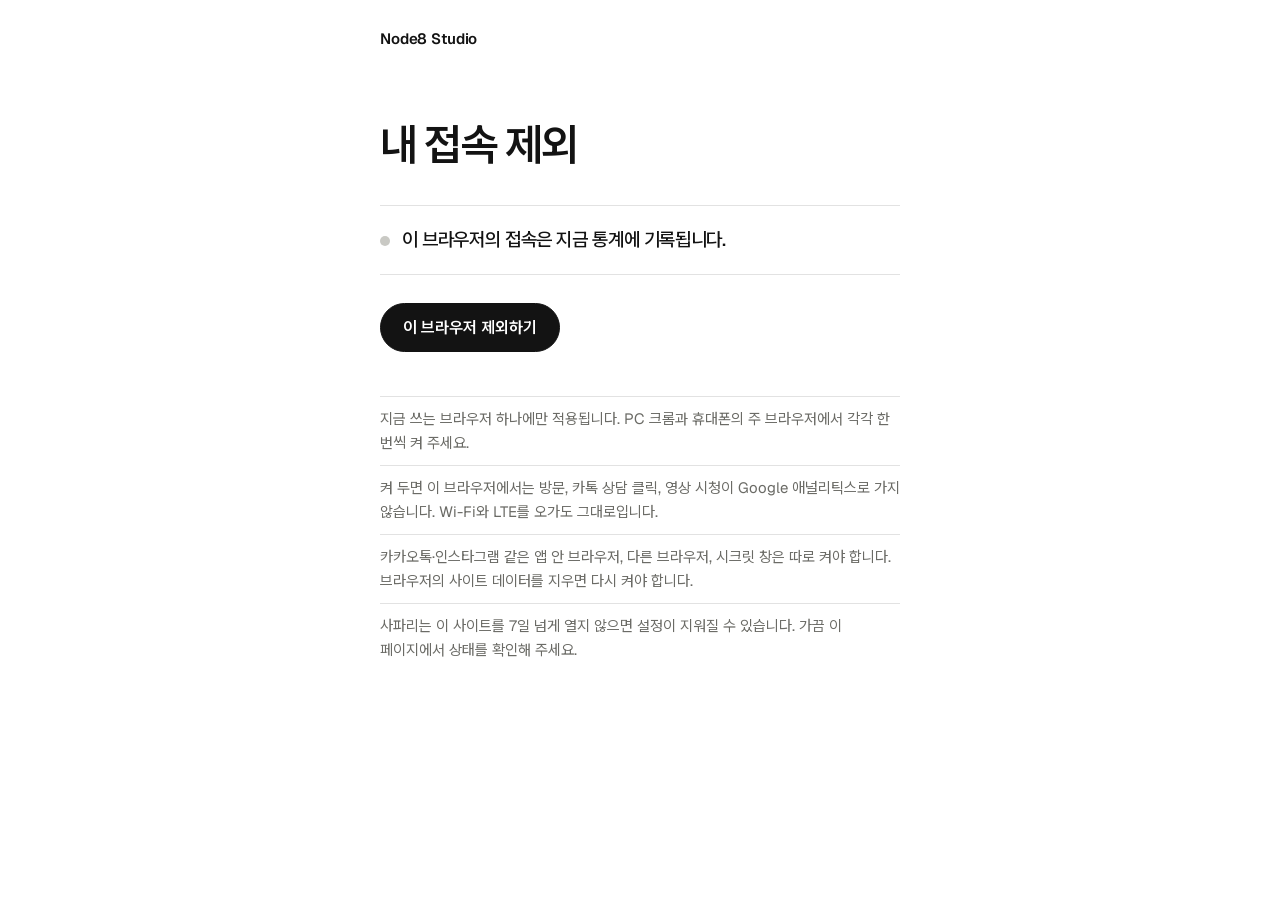
<file: me/index.html>
<!doctype html><html lang="ko"><head>
<meta charset="utf-8"><meta name="viewport" content="width=device-width,initial-scale=1"><title>내 접속 제외 — Node8 Studio</title>
<!-- Director-only page (2026-10-07): turns Google Analytics off for this one browser. No GA block here on purpose, so opening it
     never counts; every other page reads the same localStorage key (node8-exclude) in its NODE8_GA block before GA loads.
     Turning it on also drops this tab's kept Naver ad context (sessionStorage node8-ad).
     Not linked from the site, not in the sitemap, noindex. -->
<meta name="robots" content="noindex,nofollow">
<link rel="icon" type="image/png" sizes="64x64" href="/assets/Brand/%ED%8C%8C%EB%B9%84%EC%BD%984.png?v=20260930"><link rel="shortcut icon" type="image/x-icon" href="/favicon.ico?v=20260930">
<link rel="stylesheet" href="/fonts.css"><link rel="stylesheet" href="/pretendard.css">
<style>
:root{--ink:#131313;--mute:#6b6b66;--line:rgba(19,19,19,.12);--violet:#8a47cc}
*{box-sizing:border-box}
body{margin:0;background:#fff;color:var(--ink);font-family:Geist,"Pretendard Variable",-apple-system,BlinkMacSystemFont,"Apple SD Gothic Neo",sans-serif;word-break:keep-all;-webkit-font-smoothing:antialiased}
.me{max-width:560px;margin:0 auto;padding:28px 20px 64px}
.me-brand{display:inline-block;color:var(--ink);font-size:15px;font-weight:600;letter-spacing:-.01em;text-decoration:none}
.me h1{margin:72px 0 0;font-size:clamp(34px,7vw,44px);line-height:1.1;font-weight:600;letter-spacing:-.04em}
.me-state{display:flex;gap:12px;align-items:flex-start;margin:36px 0 0;padding:20px 0;border-top:1px solid var(--line);border-bottom:1px solid var(--line);font-size:19px;line-height:1.45;font-weight:500;letter-spacing:-.02em}
.me-state::before{content:"";flex:none;width:10px;height:10px;margin-top:.5em;border-radius:50%;background:#c9c9c4}
[data-excluded=yes] .me-state::before{background:var(--violet)}
.me-button{margin-top:28px;padding:13px 22px;border:1px solid var(--ink);border-radius:999px;background:var(--ink);color:#fff;font:inherit;font-size:16px;font-weight:600;cursor:pointer}
[data-excluded=yes] .me-button{background:#fff;color:var(--ink)}
.me-button:focus-visible{outline:2px solid var(--violet);outline-offset:3px}
.me-notes{margin:44px 0 0;padding:0;list-style:none;color:var(--mute);font-size:15px;line-height:1.6}
.me-notes li{padding:10px 0;border-top:1px solid var(--line)}
</style>
</head><body>
<main class="me">
  <a class="me-brand" href="/">Node8 Studio</a>
  <h1>내 접속 제외</h1>
  <p class="me-state" role="status" aria-live="polite" data-state>확인하는 중입니다.</p>
  <button class="me-button" type="button" data-toggle hidden></button>
  <ul class="me-notes">
    <li>지금 쓰는 브라우저 하나에만 적용됩니다. PC 크롬과 휴대폰의 주 브라우저에서 각각 한 번씩 켜 주세요.</li>
    <li>켜 두면 이 브라우저에서는 방문, 카톡 상담 클릭, 영상 시청이 Google 애널리틱스로 가지 않습니다. Wi-Fi와 LTE를 오가도 그대로입니다.</li>
    <li>카카오톡·인스타그램 같은 앱 안 브라우저, 다른 브라우저, 시크릿 창은 따로 켜야 합니다. 브라우저의 사이트 데이터를 지우면 다시 켜야 합니다.</li>
    <li>사파리는 이 사이트를 7일 넘게 열지 않으면 설정이 지워질 수 있습니다. 가끔 이 페이지에서 상태를 확인해 주세요.</li>
  </ul>
</main>
<script>
(()=>{const key='node8-exclude',state=document.querySelector('[data-state]'),button=document.querySelector('[data-toggle]');
const read=()=>{try{return localStorage.getItem(key)==='1'}catch(error){return null}};
const show=()=>{const on=read();if(on===null){state.textContent='이 브라우저는 사이트 저장소를 막고 있어 설정을 저장할 수 없습니다.';button.hidden=true;return}
document.documentElement.dataset.excluded=on?'yes':'no';state.textContent=on?'이 브라우저의 접속은 통계에서 제외되고 있습니다.':'이 브라우저의 접속은 지금 통계에 기록됩니다.';button.textContent=on?'제외 해제':'이 브라우저 제외하기';button.hidden=false};
button.addEventListener('click',()=>{try{if(read())localStorage.removeItem(key);else{localStorage.setItem(key,'1');sessionStorage.removeItem('node8-ad')}}catch(error){}show()});
show()})();
</script>
</body></html>
</file>
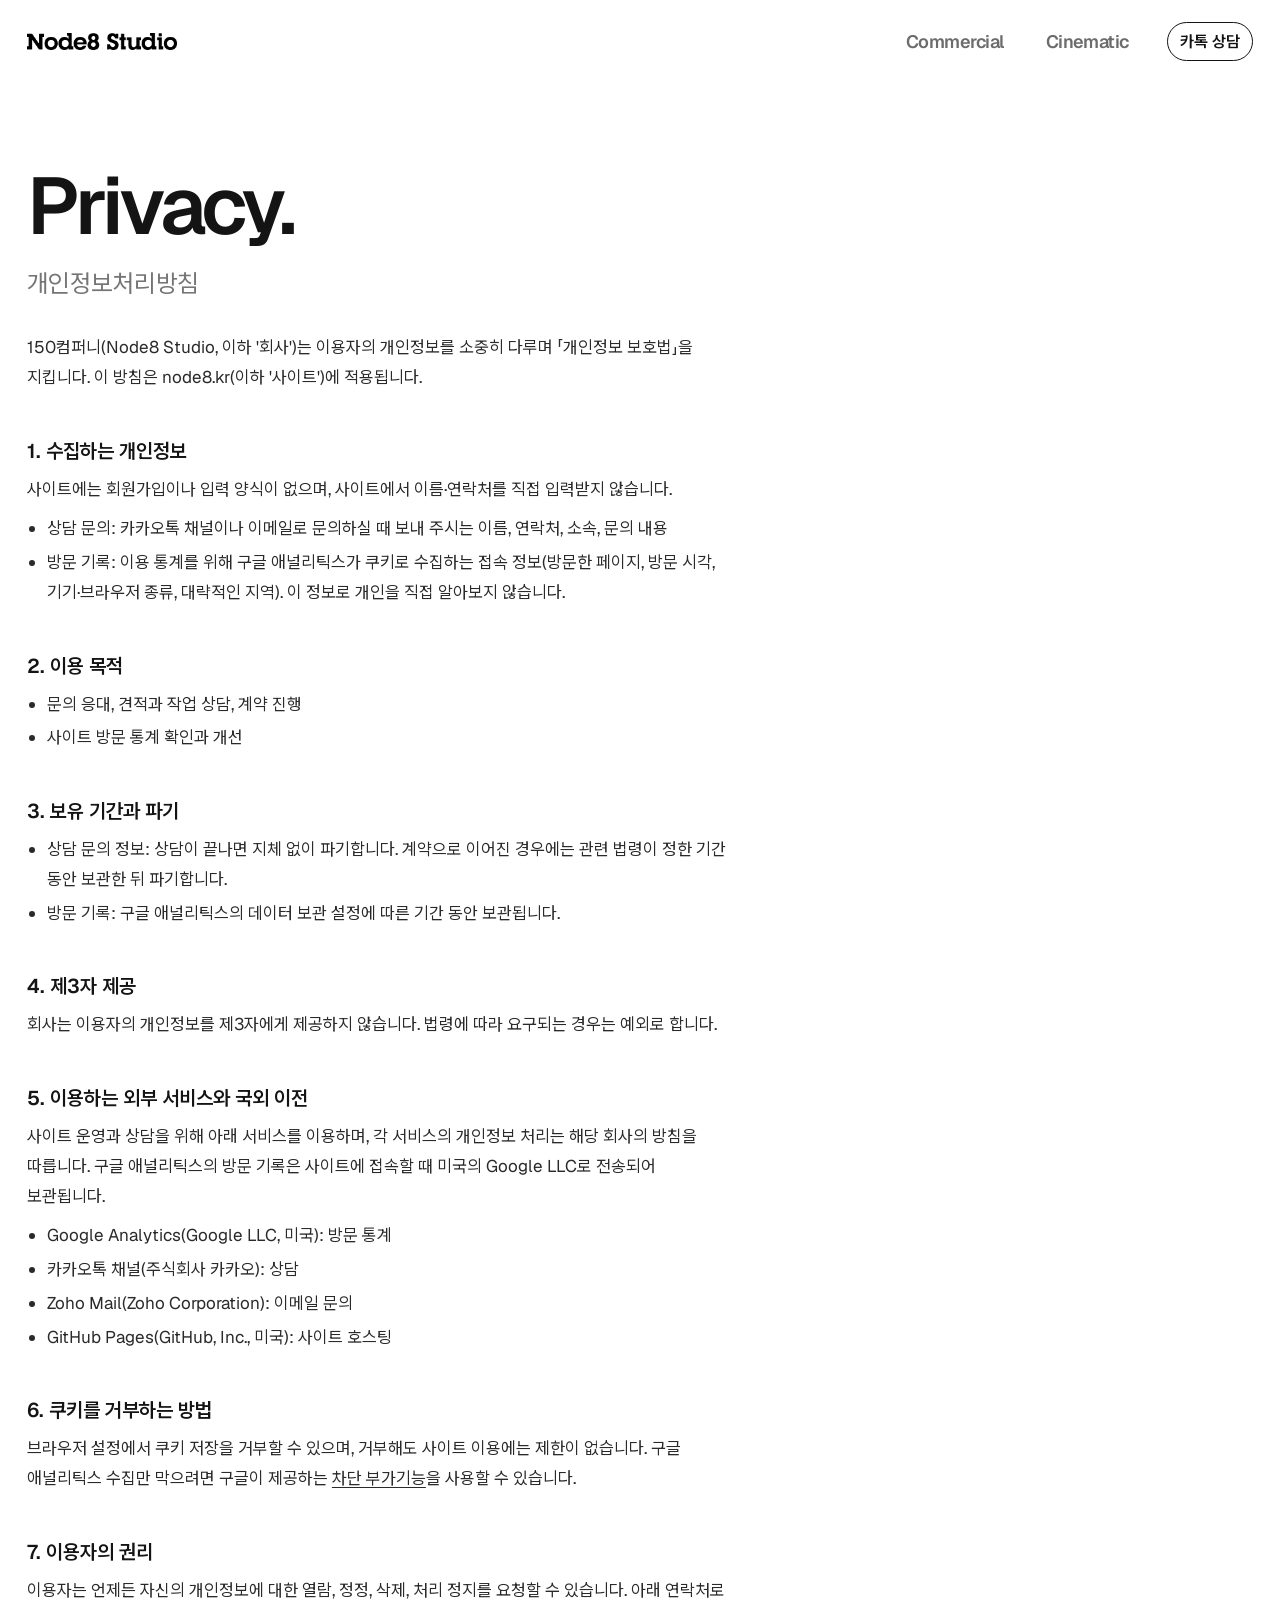
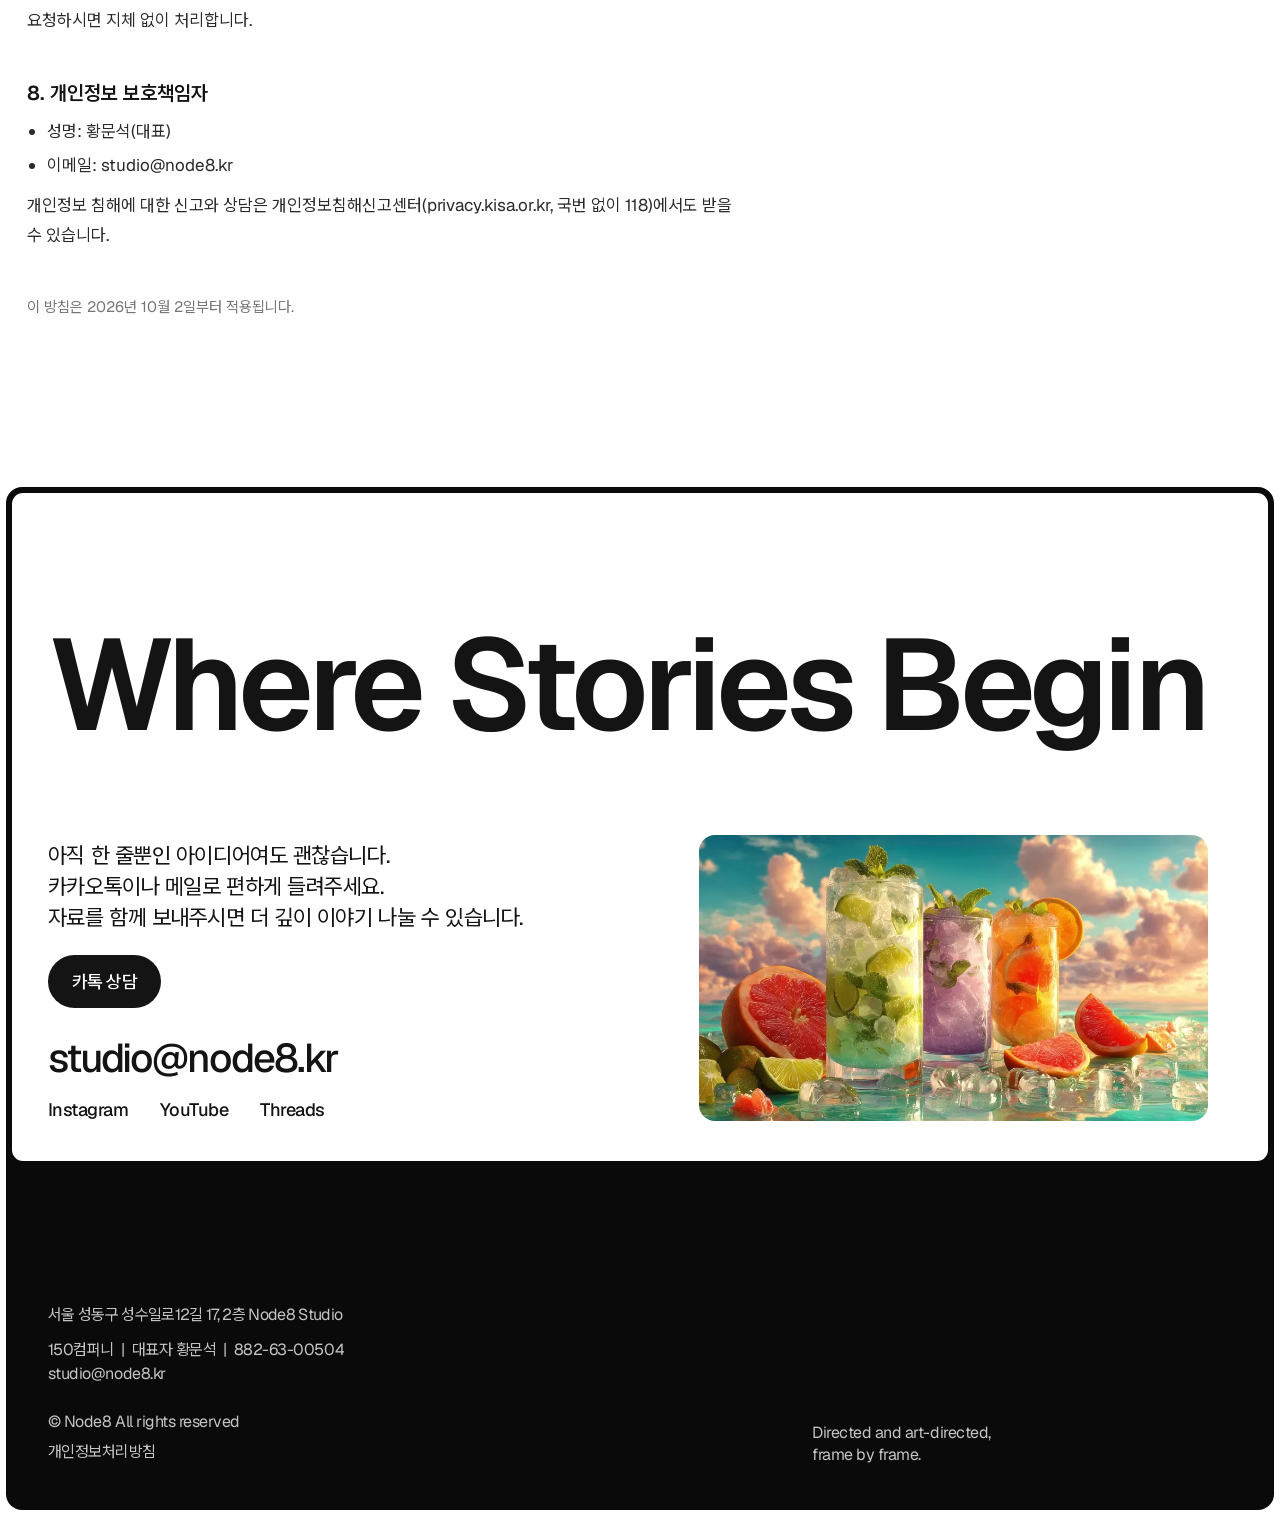
<file: privacy/index.html>
<!doctype html><html lang="ko"><head>
  <!-- NODE8_FAVICON_START --><link rel="icon" type="image/png" sizes="64x64" href="/assets/Brand/%ED%8C%8C%EB%B9%84%EC%BD%984.png?v=20260930"><link rel="shortcut icon" type="image/x-icon" href="/favicon.ico?v=20260930"><!-- NODE8_FAVICON_END -->
<meta charset="utf-8"><meta name="viewport" content="width=device-width,initial-scale=1"><title>개인정보처리방침 — Node8 Studio</title><!-- NODE8_SHARE_START --><meta name="description" content="촬영 현장의 감각에 AI를 더해, 광고와 영화를 만듭니다."><meta property="og:type" content="website"><meta property="og:site_name" content="Node8 Studio"><meta property="og:title" content="Node8 Studio"><meta property="og:description" content="촬영 현장의 감각에 AI를 더해, 광고와 영화를 만듭니다."><meta property="og:image" content="https://node8.kr/assets/og-image.jpg"><meta property="og:image:width" content="1200"><meta property="og:image:height" content="630"><meta property="og:image:alt" content="Node8 Studio"><meta property="og:locale" content="ko_KR"><meta name="twitter:card" content="summary_large_image"><!-- NODE8_SHARE_END --><style>.policy{max-width:760px;margin:0;padding:8px var(--grid-chrome-inset,40px) 150px;color:#2a2a2a;font-size:17px;line-height:1.75;word-break:keep-all}.policy h2{margin:44px 0 10px;color:#141414;font-size:20px;line-height:1.4;font-weight:600}.policy p,.policy ul{margin:0 0 10px}.policy ul{padding-left:20px}.policy li{margin:4px 0}.policy a{text-decoration:underline;text-underline-offset:3px}.policy .policy-date{margin-top:44px;color:#757575;font-size:15px}@media(max-width:720px){.policy{padding:8px 20px 96px;font-size:16px}.policy h2{font-size:18px}}</style><!-- NODE8_FONT_START --><link rel="preload" href="../assets/fonts/geist-latin.woff2" as="font" type="font/woff2" crossorigin><!-- NODE8_FONT_END --><link rel="stylesheet" href="../styles.css"><link rel="stylesheet" href="../archive.css"><!-- NODE8_EXTRAS_START --><link rel="stylesheet" href="../site-extras.css?v=20261012-1"><!-- NODE8_EXTRAS_END --><!-- NODE8_GA_START --><script>{let off=false;try{off=localStorage.getItem('node8-exclude')==='1'}catch(error){}if(off){window['ga-disable-G-FPF9X0NRGT']=true;try{sessionStorage.removeItem('node8-ad')}catch(error){}}else if(location.hostname==='node8.kr'){window.dataLayer=window.dataLayer||[];window.gtag=function(){dataLayer.push(arguments)};gtag('js',new Date());const keep=value=>{try{value?sessionStorage.setItem('node8-ad',JSON.stringify(value)):sessionStorage.removeItem('node8-ad')}catch(error){}};const recall=()=>{try{const value=JSON.parse(sessionStorage.getItem('node8-ad'));if(value&&Date.now()-value.t<18e5)return value}catch(error){}keep(null);return null};const query=new URLSearchParams(location.search);let stale=false;try{const ct=((query.get('NaPm')||'').split('|').filter(part=>part.indexOf('ct=')===0)[0]||'').slice(3),at=ct&&!/[^0-9a-z]/i.test(ct)?parseInt(ct,36):0;stale=at>=17672256e5&&Date.now()-at>18e5}catch(error){}if(stale)keep(null);else if(/(^|&)(utm_[a-z]+|n_[a-z_]+|gclid|gbraid|wbraid|fbclid|msclkid)=/.test(location.search.slice(1))){const groups={'grp-a001-01-000000074436088':'core','grp-a001-01-000000074436104':'brand'};const naverId=(value,kind)=>value&&value.length===27&&value.indexOf(kind+'-')===0&&/^(grp|nkw)-[a-z][0-9]{3}-[0-9]{2}-[0-9]{15}/.test(value)?value:null;const paid=query.get('utm_source')==='naver'&&query.get('utm_medium')==='cpc',rawGroup=query.get('n_ad_group'),groupId=naverId(rawGroup,'grp'),content=query.get('utm_content')||'';const group=rawGroup?groups[groupId]||null:paid&&query.get('utm_campaign')==='node8_keyword'&&/^(core|brand)_/.test(content)?content.split('_')[0]:null;const word=(query.get('n_keyword')||'').trim(),keyword=word&&word.length<=40&&!/[{}<>]|%[0-9a-f]{2}/i.test(word)?word:null;keep((paid||groups[groupId])&&(keyword||group)?{k:keyword,i:keyword?naverId(query.get('n_keyword_id'),'nkw'):null,g:group,t:Date.now()}:null)}const tags=value=>{const out={};if(value){if(value.k)out.naver_keyword=value.k;if(value.i)out.naver_keyword_id=value.i;if(value.g)out.naver_ad_group=value.g}return out};const ad=recall();if(ad){ad.t=Date.now();keep(ad)}const fresh=()=>{const value=recall();if(value){value.t=Date.now();keep(value);return tags(value)}return ad?{naver_keyword:'',naver_keyword_id:'',naver_ad_group:''}:{}};let seen=Date.now();const touch=()=>{if(Date.now()-seen>6e4){seen=Date.now();fresh()}};['pointerdown','keydown','scroll'].forEach(type=>addEventListener(type,touch,{capture:true,passive:true}));const rest=location.search.slice(1).split('&').filter(part=>{const name=part.split('=')[0];return name&&name!=='NaPm'&&name.indexOf('utm_')!==0&&name.indexOf('n_')!==0}).join('&');gtag('config','G-FPF9X0NRGT',Object.assign(tags(ad),stale?{page_location:location.origin+location.pathname+(rest?'?'+rest:'')+location.hash}:{}));const ga=document.createElement('script');ga.async=true;ga.src='https://www.googletagmanager.com/gtag/js?id=G-FPF9X0NRGT';document.head.appendChild(ga);const naverKey=()=>{window.wcs_add=window.wcs_add||{};window.wcs_add.wa='s_1088ab0ba573'};const naver=document.createElement('script');naver.async=true;naver.src='https://wcs.naver.net/wcslog.js';naver.onload=()=>{try{if(window.wcs){naverKey();wcs.inflow('node8.kr');wcs_do()}}catch(error){}};document.head.appendChild(naver);const chat=event=>{if(event.button!==(event.type==='click'?0:1))return;let link=null;try{let el=event.target;if(el&&el.nodeType!==1)el=el.parentNode;link=el&&el.closest&&el.closest('a[href]');if(!link)return;const url=new URL(link.getAttribute('href'),document.baseURI);if(url.hostname!=='pf.kakao.com'||url.pathname!=='/_LfWan/chat')return}catch(error){return}try{gtag('event','kakao_chat_click',Object.assign({send_to:'G-FPF9X0NRGT',contact_method:'kakao',link_url:'https://pf.kakao.com/_LfWan/chat',cta_page_path:location.pathname,cta_location:link.closest('.nav')?'mobile_menu':link.closest('header')?'header':link.closest('footer')?'footer':link.closest('main')?'body':'unknown'},fresh()))}catch(error){}try{if(window.wcs){naverKey();wcs.trans({type:'lead'})}}catch(error){}};addEventListener('click',chat,true);addEventListener('auxclick',chat,true)}}</script><!-- NODE8_GA_END --></head>
<body>
<header class="site-header on-light"><a class="brand" href="../" aria-label="Node8 Studio home"><img src="../assets/Brand/node8%20logo_black.png" alt="Node8 Studio"></a><nav class="nav"><a href="../commercial/">Commercial</a><a href="../cinematic/">Cinematic</a><a class="nav-contact" href="https://pf.kakao.com/_LfWan/chat" target="_blank" rel="noopener noreferrer">카톡 상담</a><p class="nav-meta"><a href="mailto:studio@node8.kr">studio@node8.kr</a><a href="https://www.instagram.com/node8_studio" target="_blank" rel="noopener noreferrer">Instagram</a><a href="https://www.youtube.com/@Node8_studio" target="_blank" rel="noopener noreferrer">YouTube</a><a href="https://www.threads.com/@node8_studio" target="_blank" rel="noopener noreferrer">Threads</a></p></nav><a class="contact-pill" href="https://pf.kakao.com/_LfWan/chat" target="_blank" rel="noopener noreferrer">카톡 상담</a><button class="menu-button" aria-label="Open menu">☰</button></header>
<main><section class="archive-header"><h1>Privacy.</h1><p class="archive-subtitle">개인정보처리방침</p></section>
<article class="policy">
<p>150컴퍼니(Node8 Studio, 이하 '회사')는 이용자의 개인정보를 소중히 다루며 「개인정보 보호법」을 지킵니다. 이 방침은 node8.kr(이하 '사이트')에 적용됩니다.</p>
<h2>1. 수집하는 개인정보</h2>
<p>사이트에는 회원가입이나 입력 양식이 없으며, 사이트에서 이름·연락처를 직접 입력받지 않습니다.</p>
<ul><li>상담 문의: 카카오톡 채널이나 이메일로 문의하실 때 보내 주시는 이름, 연락처, 소속, 문의 내용</li><li>방문 기록: 이용 통계를 위해 구글 애널리틱스가 쿠키로 수집하는 접속 정보(방문한 페이지, 방문 시각, 기기·브라우저 종류, 대략적인 지역). 이 정보로 개인을 직접 알아보지 않습니다.</li></ul>
<h2>2. 이용 목적</h2>
<ul><li>문의 응대, 견적과 작업 상담, 계약 진행</li><li>사이트 방문 통계 확인과 개선</li></ul>
<h2>3. 보유 기간과 파기</h2>
<ul><li>상담 문의 정보: 상담이 끝나면 지체 없이 파기합니다. 계약으로 이어진 경우에는 관련 법령이 정한 기간 동안 보관한 뒤 파기합니다.</li><li>방문 기록: 구글 애널리틱스의 데이터 보관 설정에 따른 기간 동안 보관됩니다.</li></ul>
<h2>4. 제3자 제공</h2>
<p>회사는 이용자의 개인정보를 제3자에게 제공하지 않습니다. 법령에 따라 요구되는 경우는 예외로 합니다.</p>
<h2>5. 이용하는 외부 서비스와 국외 이전</h2>
<p>사이트 운영과 상담을 위해 아래 서비스를 이용하며, 각 서비스의 개인정보 처리는 해당 회사의 방침을 따릅니다. 구글 애널리틱스의 방문 기록은 사이트에 접속할 때 미국의 Google LLC로 전송되어 보관됩니다.</p>
<ul><li>Google Analytics(Google LLC, 미국): 방문 통계</li><li>카카오톡 채널(주식회사 카카오): 상담</li><li>Zoho Mail(Zoho Corporation): 이메일 문의</li><li>GitHub Pages(GitHub, Inc., 미국): 사이트 호스팅</li></ul>
<h2>6. 쿠키를 거부하는 방법</h2>
<p>브라우저 설정에서 쿠키 저장을 거부할 수 있으며, 거부해도 사이트 이용에는 제한이 없습니다. 구글 애널리틱스 수집만 막으려면 구글이 제공하는 <a href="https://tools.google.com/dlpage/gaoptout" target="_blank" rel="noopener noreferrer">차단 부가기능</a>을 사용할 수 있습니다.</p>
<h2>7. 이용자의 권리</h2>
<p>이용자는 언제든 자신의 개인정보에 대한 열람, 정정, 삭제, 처리 정지를 요청할 수 있습니다. 아래 연락처로 요청하시면 지체 없이 처리합니다.</p>
<h2>8. 개인정보 보호책임자</h2>
<ul><li>성명: 황문석(대표)</li><li>이메일: studio@node8.kr</li></ul>
<p>개인정보 침해에 대한 신고와 상담은 개인정보침해신고센터(privacy.kisa.or.kr, 국번 없이 118)에서도 받을 수 있습니다.</p>
<p class="policy-date">이 방침은 2026년 10월 2일부터 적용됩니다.</p>
</article></main>
<footer class="node8-footer" id="contact"><div class="node8-footer-shell"><section class="node8-footer-contact" data-rise-group><h2 class="node8-footer-title" data-tune-id="footer-title" data-rise>Where Stories Begin</h2><div class="node8-footer-body"><div class="node8-footer-content" data-rise><p class="node8-footer-copy" data-tune-id="footer-copy">아직 한 줄뿐인 아이디어여도 괜찮습니다.<br>카카오톡이나 메일로 편하게 들려주세요.<br>자료를 함께 보내주시면 더&nbsp;깊이&nbsp;이야기&nbsp;나눌&nbsp;수&nbsp;있습니다.</p><a class="node8-footer-button" href="https://pf.kakao.com/_LfWan/chat" target="_blank" rel="noopener noreferrer">카톡 상담</a><p class="node8-footer-email">studio@node8.kr</p><div class="node8-footer-socials"><a href="https://www.instagram.com/node8_studio" target="_blank" rel="noopener noreferrer">Instagram</a><a href="https://www.youtube.com/@Node8_studio" target="_blank" rel="noopener noreferrer">YouTube</a><a href="https://www.threads.com/@node8_studio" target="_blank" rel="noopener noreferrer">Threads</a></div></div><div class="node8-footer-media" data-tune-id="footer-media" data-rise aria-label="Node8 contact reel"><video muted loop playsinline preload="auto" poster="../assets/footer-reel-poster.webp" aria-hidden="true"><source src="../assets/footer-reel-optimized.mp4" type="video/mp4"></video></div></div></section><section class="node8-footer-info"><p class="node8-footer-address" data-tune-id="footer-address">서울 성동구 성수일로12길 17, 2층 Node8 Studio</p><p class="node8-footer-legal">150컴퍼니&nbsp;&nbsp;|&nbsp;&nbsp;대표자 황문석&nbsp;&nbsp;|&nbsp;&nbsp;882-63-00504</p><p class="node8-footer-legal">studio@node8.kr</p><p class="node8-footer-legal copyright">© Node8 All rights reserved</p><p class="node8-footer-legal node8-footer-privacy"><a href="../privacy/">개인정보처리방침</a></p><p class="node8-footer-tagline" data-tune-id="footer-tagline">Directed and art-directed,<br>frame by frame.</p></section></div></footer><button class="top-button">↑ Top</button><script src="../script.js?v=20261012-1"></script></body></html>
</file>
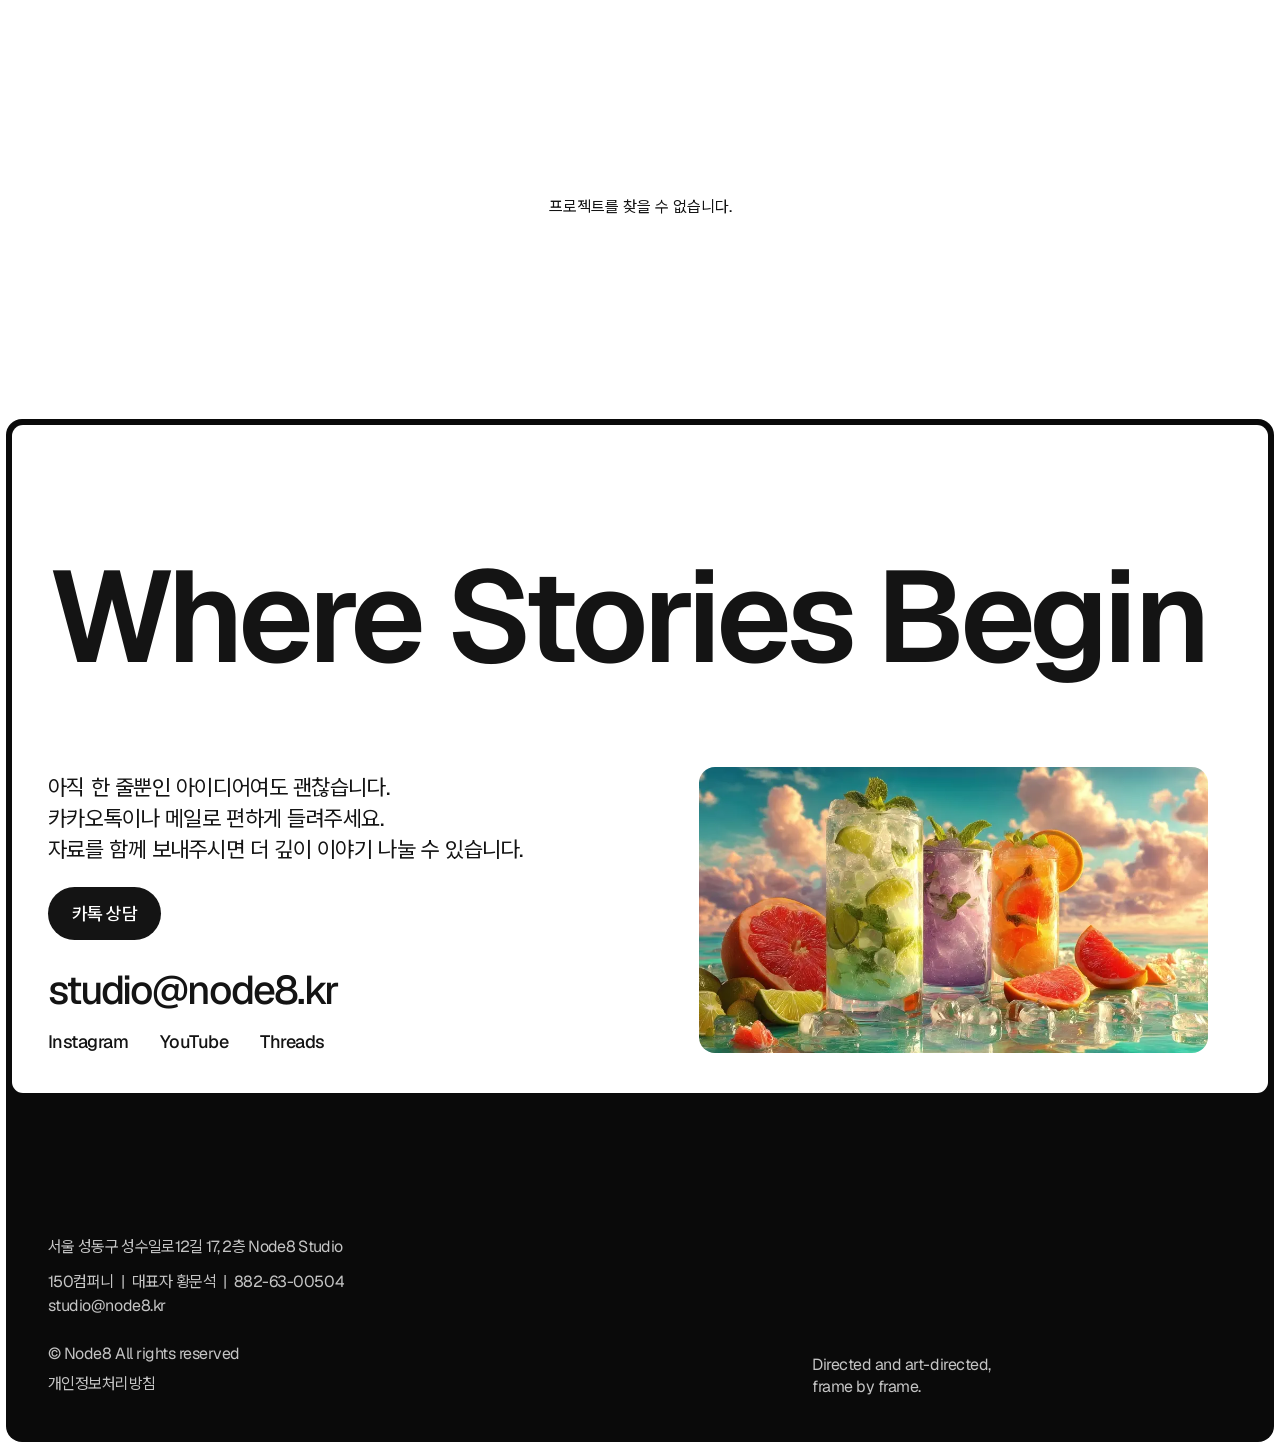
<file: project/index.html>
<!doctype html><html lang="ko"><head>
  <!-- NODE8_FAVICON_START --><link rel="icon" type="image/png" sizes="64x64" href="/assets/Brand/%ED%8C%8C%EB%B9%84%EC%BD%984.png?v=20260930"><link rel="shortcut icon" type="image/x-icon" href="/favicon.ico?v=20260930"><!-- NODE8_FAVICON_END --><meta charset="utf-8"><meta name="viewport" content="width=device-width,initial-scale=1"><title>Project — Node8 Studio</title><!-- NODE8_SHARE_START --><meta name="description" content="촬영 현장의 감각에 AI를 더해, 광고와 영화를 만듭니다."><meta property="og:type" content="website"><meta property="og:site_name" content="Node8 Studio"><meta property="og:title" content="Node8 Studio"><meta property="og:description" content="촬영 현장의 감각에 AI를 더해, 광고와 영화를 만듭니다."><meta property="og:image" content="https://node8.kr/assets/og-image.jpg"><meta property="og:image:width" content="1200"><meta property="og:image:height" content="630"><meta property="og:image:alt" content="Node8 Studio"><meta property="og:locale" content="ko_KR"><meta name="twitter:card" content="summary_large_image"><!-- NODE8_SHARE_END --><!-- NODE8_FONT_START --><link rel="preload" href="../assets/fonts/geist-latin.woff2" as="font" type="font/woff2" crossorigin><!-- NODE8_FONT_END --><link rel="stylesheet" href="../styles.css"><link rel="stylesheet" href="../project-detail.css?v=20261012-2"><!-- NODE8_EXTRAS_START --><link rel="stylesheet" href="../site-extras.css?v=20261012-1"><!-- NODE8_EXTRAS_END --><style>.detail-media-grid{grid-template-columns:repeat(var(--cms-columns,2),minmax(0,1fr))}.cms-detail-empty{padding:180px 20px;text-align:center}@media(max-width:720px){.detail-media-grid{grid-template-columns:1fr}}</style><link rel="preconnect" href="https://cdn.sanity.io" crossorigin><link rel="preconnect" href="https://0zt4vclh.apicdn.sanity.io" crossorigin><!-- NODE8_HERO_MANIFEST_START --><script id="node8-static-hero-manifest" type="application/json">{"project-16c98f39-d28f-4383-a819-302bb239c757":{"source":"https://cdn.sanity.io/images/0zt4vclh/production/d94257382795672de7daac70e399ba4ce1746a32-5504x3072.jpg","title":"Gyeonggi Tourism Organization"},"project-1946e616-79b6-4032-835f-92003f733ba2":{"source":"https://cdn.sanity.io/images/0zt4vclh/production/2e3ffc95c2c014672175e8ba18843322d8bfdd06-1620x1080.jpg","title":"HanaBank 2026 WorldCup"},"project-549e1f34-a05b-47d6-8d94-13819d03941b":{"source":"https://cdn.sanity.io/images/0zt4vclh/production/197ca97306804af8479f8425a826d3c15d950c14-1920x1080.jpg","title":" Centellian24"},"project-6434927c-d843-4393-a751-02890f100869":{"source":"https://cdn.sanity.io/images/0zt4vclh/production/36520d90c12072447361613a3fc50d3c25e08053-1600x900.jpg","title":"Centellian24 Ampoule Serum"},"project-73fad6be-ea10-45a2-92d1-8e81ceec0738":{"source":"https://cdn.sanity.io/images/0zt4vclh/production/325d24acb0cbec5f7a558d7fa2f1ff6fe69418b4-1920x1080.jpg","title":"Noir seoul"},"project-7a381270-cb52-4729-90a9-ea37beb06872":{"source":"https://cdn.sanity.io/images/0zt4vclh/production/7346e9ccd490eb1df99114fbcdff626459f097d1-1920x1072.png","title":"JAEJOONG [OASIS] MV"},"project-922ece12-f23e-452e-a3a7-c2e891c11dab":{"source":"https://cdn.sanity.io/images/0zt4vclh/production/013de4931465bb82059f32ce9575faeb369d60d7-1600x1200.jpg","title":"Quiznos"},"project-9a2d7182-b2b1-4a4a-a54a-83b21c89aa1f":{"source":"https://cdn.sanity.io/images/0zt4vclh/production/1a04d6031f9335fee88516cc36ae43f1fb86bac3-1600x900.jpg","title":"House of Sulwhasoo"},"project-b3898b71-f2d4-4791-992b-7a54cf990b40":{"source":"https://cdn.sanity.io/images/0zt4vclh/production/de8e54aa6bfad838969f1475c78347eb8d08dd46-3840x2160.jpg","title":"OH SHEEP!"},"project-ba9e9299-be66-4c6a-aad2-d98c8c3ef4c5":{"source":"https://cdn.sanity.io/images/0zt4vclh/production/a5d48bc39e4513da73a2091e1d671c2114a8756f-1920x1072.jpg","title":"Chungcheong Universiade"},"project-c29e617a-1af5-4c9c-b1af-dca5fee4cb41":{"source":"https://cdn.sanity.io/images/0zt4vclh/production/b52b70e8c3aaa1d6b8c270dec0d1f51fc627e4bc-1920x1080.jpg","title":"NB newbreeze"},"project-d8394922-ed70-43b7-aa39-dc204da45d45":{"source":"https://cdn.sanity.io/images/0zt4vclh/production/94447761c50faee599383e8c560fd8f44434bcce-1920x1072.jpg","title":"Yes24 2026 WorldCup"},"project-d96021a9-1b5c-4c09-9c99-33113b46a39c":{"source":"https://cdn.sanity.io/images/0zt4vclh/production/d6eec66efd333425ae82d0e87bca5d4da6313ccb-2048x1152.jpg","title":"이상한 걸 주웠다"},"project-e1917c8a-3b01-4b3a-a56c-97d36fb6c68d":{"source":"https://cdn.sanity.io/images/0zt4vclh/production/01c80f51a8e216c0a8dd9d0d7becacff19b295ed-1920x1080.jpg","title":"Ember"},"project-e361a828-19e1-4c1c-95d7-b0675628d559":{"source":"https://cdn.sanity.io/images/0zt4vclh/production/54f2e75b53bcb30f1000090e094ac1eceb6c8dcc-1920x1080.jpg","title":"9wishes"},"project-fb631be4-4ff9-48eb-9e6b-3f1fb85df2b7":{"source":"https://cdn.sanity.io/images/0zt4vclh/production/e12ce4764834b421930a8172b9727a2396bb775b-2400x1792.jpg","title":"The Plaza Hotel"}}</script><!-- NODE8_HERO_MANIFEST_END --><script>
// The page carries a small URL/title manifest for direct links; image bytes start on detail navigation.
try {
  const id = new URLSearchParams(location.search).get('id');
  const entry = JSON.parse(sessionStorage.getItem('node8:cms-detail:v1:' + id) || 'null');
  const listed = JSON.parse(sessionStorage.getItem('node8:hero-manifest:v1') || '{}')[id];
  const published = JSON.parse(document.getElementById('node8-static-hero-manifest')?.textContent || '{}')[id];
  const freshDetail = entry && Date.now() - entry.savedAt < 1800000 ? entry.project : null;
  const freshListing = listed && Date.now() - listed.savedAt < 1800000 ? listed : null;
  const source = freshDetail?.heroImage || freshListing?.source || published?.source;
  const title = freshDetail?.title || freshListing?.title || published?.title;
    // Name the page right away (same format the CMS script uses later) so analytics records the project, not "Project".
    if (title) document.title = title + ' — Node8 Studio';
  if (source && title) {
    const url = new URL(source);
    const match = url.pathname.match(/-(\d+)x(\d+)\.[a-z0-9]+$/i);
    if (url.hostname === 'cdn.sanity.io' && url.pathname.startsWith('/images/0zt4vclh/production/') && match) {
      const width = Number(match[1]), height = Number(match[2]), limit = Math.min(width, 3200);
      const candidates = [...new Set([320,480,640,800,1024,1280,1600,2048,2560,3200].filter(value => value < limit).concat(limit))];
      const variant = value => {
        const image = new URL(url);
        image.searchParams.set('w', value);
        image.searchParams.set('fit', 'max');
        image.searchParams.set('auto', 'format');
        image.searchParams.set('q', '85');
        return image.href;
      };
      const sizes = 'max(100vw, ' + Math.ceil(100 * width / height) + 'svh)';
      const src = variant(Math.min(limit, 1280));
      const srcset = candidates.map(value => variant(value) + ' ' + value + 'w').join(', ');
      window.node8EarlyHero = {source, title, src, srcset, sizes, width, height};
      const link = document.createElement('link');
      link.rel = 'preload';
      link.as = 'image';
      link.href = src;
      link.setAttribute('imagesrcset', srcset);
      link.setAttribute('imagesizes', sizes);
      link.fetchPriority = 'high';
      document.head.appendChild(link);
    }
  }
} catch {}
</script><!-- NODE8_DETAIL_SNAPSHOT_START --><script id="node8-detail-snapshot" type="application/json">{"project-16c98f39-d28f-4383-a819-302bb239c757":{"_id":"project-16c98f39-d28f-4383-a819-302bb239c757","_rev":"jPb1M1KCHDKGzSgUA7zxjU","category":"Public","client":"Gyeonggi Tourism Organization","content":[{"_type":"videoEmbed","columns":null,"html":null,"images":null,"orientation":null,"spacingAfter":75,"text":null,"url":"https://youtu.be/1aJu5Jg-3mY?si=OpMNZvm1Pd0dGFg8"},{"_type":"imageRow","columns":2,"html":null,"images":[{"url":"https://cdn.sanity.io/images/0zt4vclh/production/0b00961784abecc6fc39653c288ed46024942f08-2752x1536.jpg"},{"url":"https://cdn.sanity.io/images/0zt4vclh/production/00ba8d4d64b5f78ae2fca5eab257cdc95a5e1370-2752x1536.jpg"}],"orientation":"landscape","spacingAfter":12,"text":null,"url":null},{"_type":"imageRow","columns":2,"html":null,"images":[{"url":"https://cdn.sanity.io/images/0zt4vclh/production/f3a667511fb1e49319c699cfffbbd8751e120774-2752x1536.jpg"},{"url":"https://cdn.sanity.io/images/0zt4vclh/production/b4b51db6b8928f0f99702787fa1f11be70c185b7-5504x3072.jpg"}],"orientation":"landscape","spacingAfter":12,"text":null,"url":null},{"_type":"imageRow","columns":3,"html":null,"images":[{"url":"https://cdn.sanity.io/images/0zt4vclh/production/8e0b2954fb21fef6cdbd4e3e6796a78d8ac58921-3584x4800.jpg"},{"url":"https://cdn.sanity.io/images/0zt4vclh/production/1bd618b69c1b96223c76bbf80791d0af6f33c21d-3584x4800.jpg"},{"url":"https://cdn.sanity.io/images/0zt4vclh/production/22b044246522af3bc8cda23e8233c4abfe782a5d-3584x4800.jpg"}],"orientation":"portrait","spacingAfter":12,"text":null,"url":null}],"creative":"Commercial Film","description":"경기관광공사 홍보영상 공모전 인트로 영상입니다. \n\n프랑스에서 살고 있는 두 친구, 클로이와 레아는 한국의 경기도를 여행할 계획을 세운다.","heroImage":"https://cdn.sanity.io/images/0zt4vclh/production/d94257382795672de7daac70e399ba4ce1746a32-5504x3072.jpg","heroVideo":null,"lowerTitle":"경기관광공사 홍보영상","title":"Gyeonggi Tourism Organization","year":2026},"project-1946e616-79b6-4032-835f-92003f733ba2":{"_id":"project-1946e616-79b6-4032-835f-92003f733ba2","_rev":"8DEm08CBJu0r1f6jVZT7cK","category":"Finance & Services","client":"하나은행","content":[{"_type":"videoEmbed","columns":null,"html":null,"images":null,"orientation":null,"spacingAfter":75,"text":null,"url":"https://youtu.be/nxhkOtegzQY?si=GhXOnDkfQHSMl4pl"},{"_type":"imageRow","columns":2,"html":null,"images":[{"url":"https://cdn.sanity.io/images/0zt4vclh/production/989afb50fc4e3fcfbfd5c5026023fab81734791f-1920x1080.jpg"},{"url":"https://cdn.sanity.io/images/0zt4vclh/production/84c640aad4554370be7caae2e5cff232448a8b53-1920x1080.jpg"}],"orientation":"landscape","spacingAfter":12,"text":null,"url":null},{"_type":"imageRow","columns":2,"html":null,"images":[{"url":"https://cdn.sanity.io/images/0zt4vclh/production/21b0ca6166771e92e06ef5edb60c2f6245a29dc9-1920x1080.jpg"},{"url":"https://cdn.sanity.io/images/0zt4vclh/production/bb94ec0edbd1997dc4985f51718a6d11ee075704-1920x1080.jpg"}],"orientation":"landscape","spacingAfter":12,"text":null,"url":null}],"creative":"TVC","description":"‘Ready to Kickoff’ 하나은행과 JTBC가 함께한 2026 FIFA 북미 월드컵 응원 캠페인 TVC입니다.\n\n월드컵을 앞둔 기대감과 응원의 에너지를 바탕으로, 함께 뛰고 \n응원하는 마음을 영상으로 담았습니다.","heroImage":"https://cdn.sanity.io/images/0zt4vclh/production/2e3ffc95c2c014672175e8ba18843322d8bfdd06-1620x1080.jpg","heroVideo":null,"lowerTitle":"하나은행 2026 월드컵 TVC","title":"HanaBank 2026 WorldCup","year":2026},"project-549e1f34-a05b-47d6-8d94-13819d03941b":{"_id":"project-549e1f34-a05b-47d6-8d94-13819d03941b","_rev":"innFVLsPbptKochybOCVSK","category":"Beauty & Fashion","client":"동국제약","content":[{"_type":"videoEmbed","columns":null,"html":null,"images":null,"orientation":null,"spacingAfter":75,"text":null,"url":"https://youtube.com/shorts/LRHeT0V0e3Q?si=1-5pass7cLp5tEM1"},{"_type":"imageRow","columns":2,"html":null,"images":[{"url":"https://cdn.sanity.io/images/0zt4vclh/production/07d96557f55a5b2f0def86bd109a6a3f6c4cb887-896x1152.png"},{"url":"https://cdn.sanity.io/images/0zt4vclh/production/f95495e753bfdeb114c674c08bd47e542f23a1ee-928x1120.png"}],"orientation":"portrait","spacingAfter":12,"text":null,"url":null},{"_type":"imageRow","columns":2,"html":null,"images":[{"url":"https://cdn.sanity.io/images/0zt4vclh/production/6e8f89baadbe3da16b9044cb96de6c4f011ae3c5-992x1200.png"},{"url":"https://cdn.sanity.io/images/0zt4vclh/production/0fd397bc13b5787108bedbb390a9da2133499ddd-864x1184.png"}],"orientation":"portrait","spacingAfter":12,"text":null,"url":null}],"creative":"Commercial Film","description":"장벽크림의 스테디셀러, 센텔리안24 마데카 크림과 호텔 메리어트의 크리스마스 콜라보 브랜드필름.\n\n산타베어가 마데카크림을 생크림처럼 사용해 케이크를 완성하는 크리스마스 이브의 밤을 낭만적인 무드의 영상으로 담았습니다.","heroImage":"https://cdn.sanity.io/images/0zt4vclh/production/197ca97306804af8479f8425a826d3c15d950c14-1920x1080.jpg","heroVideo":null,"lowerTitle":"센텔리안24 마데카크림","title":"Centellian24","year":2025},"project-6434927c-d843-4393-a751-02890f100869":{"_id":"project-6434927c-d843-4393-a751-02890f100869","_rev":"jPb1M1KCHDKGzSgUA7zxjU","category":"Beauty & Fashion","client":"Centellian24","content":[{"_type":"videoEmbed","columns":null,"html":null,"images":null,"orientation":null,"spacingAfter":75,"text":null,"url":"https://youtube.com/shorts/gssyDJ4vuw4?si=V4ysjwUQlspWfblo"},{"_type":"imageRow","columns":2,"html":null,"images":[{"url":"https://cdn.sanity.io/images/0zt4vclh/production/d3a666fe3a42218bf22264b23a4c34c867ab27d7-3072x5504.jpg"},{"url":"https://cdn.sanity.io/images/0zt4vclh/production/547cafe99b25df29e4663d4efa8b1b675811e861-3072x5504.jpg"}],"orientation":"portrait","spacingAfter":12,"text":null,"url":null},{"_type":"imageRow","columns":2,"html":null,"images":[{"url":"https://cdn.sanity.io/images/0zt4vclh/production/21573d67e638cb647dfdc365995ab3f30393c617-3072x5504.jpg"},{"url":"https://cdn.sanity.io/images/0zt4vclh/production/52f074db26a3aeed966702b9af59a094e3d0d6be-1536x2752.jpg"}],"orientation":"portrait","spacingAfter":12,"text":null,"url":null}],"creative":"Vertical Product Film","description":"센텔리안24 멜라 캡처 토닝샷 앰플을 위한 세로형 제품 필름.\n\n잡티·색소침착 개선 기능을 중심으로, 맑고 균일한 피부 톤 변화를 감각적인 뷰티 비주얼로 표현했습니다.","heroImage":"https://cdn.sanity.io/images/0zt4vclh/production/36520d90c12072447361613a3fc50d3c25e08053-1600x900.jpg","heroVideo":null,"lowerTitle":"Centellian24 Ampoule","title":"Centellian24 Ampoule Serum","year":2026},"project-73fad6be-ea10-45a2-92d1-8e81ceec0738":{"_id":"project-73fad6be-ea10-45a2-92d1-8e81ceec0738","_rev":"jPb1M1KCHDKGzSgUA7zxjU","category":"Beauty & Fashion","client":"Noir seoul","content":[{"_type":"videoEmbed","columns":null,"html":null,"images":null,"orientation":null,"spacingAfter":75,"text":null,"url":"https://www.youtube.com/watch?v=-oqvhjlEDQc"},{"_type":"imageRow","columns":2,"html":null,"images":[{"url":"https://cdn.sanity.io/images/0zt4vclh/production/a84c6d7ee7f72092d1bf6f10c89e16dcf5611097-1920x1080.jpg"},{"url":"https://cdn.sanity.io/images/0zt4vclh/production/4a557f350356e72cd1ae52fc596aacfd62ab2620-1920x1080.jpg"}],"orientation":"landscape","spacingAfter":12,"text":null,"url":null},{"_type":"imageRow","columns":2,"html":null,"images":[{"url":"https://cdn.sanity.io/images/0zt4vclh/production/833203c7e66c5f603f1d1505f045869cc489761b-1920x1080.jpg"},{"url":"https://cdn.sanity.io/images/0zt4vclh/production/7c8c536bf70dfd98fb777f840965ac7c492d66a6-1920x1080.jpg"}],"orientation":"landscape","spacingAfter":12,"text":null,"url":null}],"creative":"Brand film","description":"본 영상은 가상 뷰티 브랜드 Noir seoul의 브랜드 필름입니다.\n이미지와 영상 모두 100% AI로 제작되었습니다.","heroImage":"https://cdn.sanity.io/images/0zt4vclh/production/325d24acb0cbec5f7a558d7fa2f1ff6fe69418b4-1920x1080.jpg","heroVideo":null,"lowerTitle":"느와르 서울","title":"Noir seoul","year":2025},"project-7a381270-cb52-4729-90a9-ea37beb06872":{"_id":"project-7a381270-cb52-4729-90a9-ea37beb06872","_rev":"8DEm08CBJu0r1f6jVZT7cK","category":"Music Video","client":"iNKODE","content":[{"_type":"videoEmbed","columns":null,"html":null,"images":null,"orientation":null,"spacingAfter":75,"text":null,"url":"https://www.youtube.com/watch?v=2vRspK_5oJI"},{"_type":"imageRow","columns":2,"html":null,"images":[{"url":"https://cdn.sanity.io/images/0zt4vclh/production/6b5a0bda9c783290d67fe738524027669344ae9a-3840x2160.jpg"},{"url":"https://cdn.sanity.io/images/0zt4vclh/production/6e3178ecb5b9879885ecf39d88b3260b87b53d37-3840x2160.jpg"}],"orientation":"landscape","spacingAfter":12,"text":null,"url":null},{"_type":"imageRow","columns":2,"html":null,"images":[{"url":"https://cdn.sanity.io/images/0zt4vclh/production/d19de093484e693a9774ccde8de77197e3b5c697-3840x2160.jpg"},{"url":"https://cdn.sanity.io/images/0zt4vclh/production/2d9270e40f6e3c81bc94a6a06890f84a4c81997e-3840x2160.jpg"}],"orientation":"landscape","spacingAfter":12,"text":null,"url":null},{"_type":"imageRow","columns":2,"html":null,"images":[{"url":"https://cdn.sanity.io/images/0zt4vclh/production/d118d782e5eeebb1ffd95bfe71feeabf58e3d1fa-3840x2160.jpg"},{"url":"https://cdn.sanity.io/images/0zt4vclh/production/00353d3fcfc6d3307f92ac003dd83c12edbbcc09-3840x2160.jpg"}],"orientation":"landscape","spacingAfter":12,"text":null,"url":null}],"creative":"Music Video","description":"\nNode8 Studio는 AI 콘텐츠 전문 제작사 \u003c카이버스>와 협업하여 김재중 MV [오아시스]의 AI 제작 작업에 참여했습니다. 이번 프로젝트는 실존 아티스트를 기반으로 100% AI 작업으로 \u003c카이버스> 소속 아티스트들을 포함, 총 9명이 협업했으며  가장 최신 AI 이미지·영상 제작 기술과 후반 제작 노하우가 복합적으로 활용되었습니다.","heroImage":"https://cdn.sanity.io/images/0zt4vclh/production/7346e9ccd490eb1df99114fbcdff626459f097d1-1920x1072.png","heroVideo":null,"lowerTitle":"재중 OASIS 뮤비","title":"JAEJOONG [OASIS] MV","year":2026},"project-92188e47-aca3-4cd4-94a3-8113e6db3c92":{"_id":"project-92188e47-aca3-4cd4-94a3-8113e6db3c92","_rev":"8DEm08CBJu0r1f6jVZVFNu","category":"Original Series","client":"Node8","content":[{"_type":"videoEmbed","columns":null,"html":null,"images":null,"orientation":null,"spacingAfter":75,"text":null,"url":"https://youtu.be/cFWwiedgxaQ"},{"_type":"imageRow","columns":2,"html":null,"images":[{"url":"https://cdn.sanity.io/images/0zt4vclh/production/fef8487ed7c306a56ff5bea4a267c0e4cc40e38e-1920x1080.jpg"},{"url":"https://cdn.sanity.io/images/0zt4vclh/production/1fe13733cbce0106b73091a6befa8fcd87c3771a-1920x1080.jpg"}],"orientation":"landscape","spacingAfter":12,"text":null,"url":null},{"_type":"imageRow","columns":2,"html":null,"images":[{"url":"https://cdn.sanity.io/images/0zt4vclh/production/2d2a88adab1077802255f1e53b4fa991b3823b59-1920x1080.jpg"},{"url":"https://cdn.sanity.io/images/0zt4vclh/production/f0d17d243b7333b518427a76488f3ad3eb46a7d7-1920x1080.jpg"}],"orientation":"landscape","spacingAfter":12,"text":null,"url":null},{"_type":"imageRow","columns":2,"html":null,"images":[{"url":"https://cdn.sanity.io/images/0zt4vclh/production/120645fead36744becb7ee8fdeeb56e6b8fd471d-1920x1080.jpg"},{"url":"https://cdn.sanity.io/images/0zt4vclh/production/d324d203dc436ba37e08fb26bf130ea77171e9f3-1920x1080.jpg"}],"orientation":"landscape","spacingAfter":12,"text":null,"url":null}],"creative":"Cinematic Story","description":"동물과 사람이 치고받는데 가해자는 없고 피해자만 있는 액션 코미디 시리즈, MATCH UP의 두 번째 경기입니다. 해변에서 웃고 있는 나무늘보를 만난다면 가까이 가지 마세요. 분명히 경고했습니다.","heroImage":"https://cdn.sanity.io/images/0zt4vclh/production/462de269c6d75032826fa43edfed282bfa2bdfd6-2560x1433.jpg","heroVideo":null,"lowerTitle":"누가 나무늘보가 느리다고 했지?","title":"RUNNER vs SLOTH","year":2026},"project-922ece12-f23e-452e-a3a7-c2e891c11dab":{"_id":"project-922ece12-f23e-452e-a3a7-c2e891c11dab","_rev":"jPb1M1KCHDKGzSgUA7zxjU","category":"Food & Lifestyle","client":"Quiznos","content":[{"_type":"videoEmbed","columns":null,"html":null,"images":null,"orientation":null,"spacingAfter":75,"text":null,"url":"https://youtu.be/nB_IkvI6dN8?si=9R0E_dS1Gi-ubUlp"},{"_type":"imageRow","columns":2,"html":null,"images":[{"url":"https://cdn.sanity.io/images/0zt4vclh/production/b747b46cb70b5d4c204d19a6bebb619734935f5a-1456x816.png"},{"url":"https://cdn.sanity.io/images/0zt4vclh/production/3fe63d0f92f6f29a27b00b9ecf9dfbb22f1bf2c9-1344x768.png"}],"orientation":"landscape","spacingAfter":12,"text":null,"url":null},{"_type":"imageRow","columns":2,"html":null,"images":[{"url":"https://cdn.sanity.io/images/0zt4vclh/production/82adcc69b17075ced8f613a55b1fc52e062c3bd2-1344x768.png"},{"url":"https://cdn.sanity.io/images/0zt4vclh/production/c36d0915bdc9b4e171366763b35617cc06519c6f-1344x768.png"}],"orientation":"landscape","spacingAfter":12,"text":null,"url":null},{"_type":"creditBlock","columns":null,"html":null,"images":null,"orientation":null,"spacingAfter":null,"text":"","url":null}],"creative":"Commercial Film","description":"최상의 맛을 연구하는 가상의 퀴즈노스 연구실. \n세계 최고의 샌드위치를 만들기 위한 그들의 노력은\n오늘도 계속됩니다.","heroImage":"https://cdn.sanity.io/images/0zt4vclh/production/013de4931465bb82059f32ce9575faeb369d60d7-1600x1200.jpg","heroVideo":null,"lowerTitle":"퀴즈노스","title":"Quiznos","year":2025},"project-9a2d7182-b2b1-4a4a-a54a-83b21c89aa1f":{"_id":"project-9a2d7182-b2b1-4a4a-a54a-83b21c89aa1f","_rev":"jPb1M1KCHDKGzSgUA7zxjU","category":"Beauty & Fashion","client":"Amorepacific","content":[{"_type":"videoEmbed","columns":null,"html":null,"images":null,"orientation":null,"spacingAfter":75,"text":null,"url":"https://youtu.be/BlV3TbfrP0A?si=Hh2r0b3VZVsgaMcs"},{"_type":"imageRow","columns":2,"html":null,"images":[{"url":"https://cdn.sanity.io/images/0zt4vclh/production/843c352c7775c53146048e53d632b92e494cc945-2752x1536.jpg"},{"url":"https://cdn.sanity.io/images/0zt4vclh/production/a30d5905f58168d7a8d3bc55654482a981f2fd77-2752x1536.jpg"}],"orientation":"landscape","spacingAfter":12,"text":null,"url":null},{"_type":"imageRow","columns":2,"html":null,"images":[{"url":"https://cdn.sanity.io/images/0zt4vclh/production/7e5d9847d90bc8ca0c97b2997b58c54c7f0be099-2752x1536.jpg"},{"url":"https://cdn.sanity.io/images/0zt4vclh/production/98b37f26d719c773e240bbe0b7d170f0247294c7-3000x1674.jpg"}],"orientation":"landscape","spacingAfter":12,"text":null,"url":null},{"_type":"imageRow","columns":2,"html":null,"images":[{"url":"https://cdn.sanity.io/images/0zt4vclh/production/2556d508d6057b39becd15da91e8d1d9fa3f1e21-2752x1536.jpg"},{"url":"https://cdn.sanity.io/images/0zt4vclh/production/b8565b964cc4fe36b5d9901efa6329247f46d6fa-3000x1674.jpg"}],"orientation":"landscape","spacingAfter":12,"text":null,"url":null}],"creative":" Commercial Film","description":"우연히 북촌 설화수의 집을 방문하게 된 백인 관광객 여성이 초현실적 공간으로 진입해 설화수의 기원으로 알려진 윤독정 여사를 만나 브랜드를 체험하게 되는데...","heroImage":"https://cdn.sanity.io/images/0zt4vclh/production/1a04d6031f9335fee88516cc36ae43f1fb86bac3-1600x900.jpg","heroVideo":null,"lowerTitle":"북촌, 설화수의 집","title":"House of Sulwhasoo","year":2026},"project-b3898b71-f2d4-4791-992b-7a54cf990b40":{"_id":"project-b3898b71-f2d4-4791-992b-7a54cf990b40","_rev":"8DEm08CBJu0r1f6jVZT7cK","category":"Original Series","client":"Node8","content":[{"_type":"videoEmbed","columns":null,"html":null,"images":null,"orientation":null,"spacingAfter":75,"text":null,"url":"https://youtu.be/hjeiXXgYyk4?si=fROvgGVedCVuGUS1"},{"_type":"imageRow","columns":2,"html":null,"images":[{"url":"https://cdn.sanity.io/images/0zt4vclh/production/0d0a1d96ef3b1283e40f039258ece47a31dbe9f9-3840x2160.jpg"},{"url":"https://cdn.sanity.io/images/0zt4vclh/production/75e08248fac29876513571f437b7ef10cea6ff03-3840x2160.jpg"}],"orientation":"landscape","spacingAfter":12,"text":null,"url":null},{"_type":"imageRow","columns":2,"html":null,"images":[{"url":"https://cdn.sanity.io/images/0zt4vclh/production/78033235a726bbfc09c3c32003e9fa59621ed63d-3840x2160.jpg"},{"url":"https://cdn.sanity.io/images/0zt4vclh/production/7fa217921dfbd229b285b9539e1baf134106a42f-3840x2160.jpg"}],"orientation":"landscape","spacingAfter":12,"text":null,"url":null},{"_type":"imageRow","columns":2,"html":null,"images":[{"url":"https://cdn.sanity.io/images/0zt4vclh/production/44a638f632973c718fe2f272a9859aadc25d23be-3840x2160.jpg"},{"url":"https://cdn.sanity.io/images/0zt4vclh/production/0e9850cf68cdeca046ecd21f6a15a7b7f0f2f40d-3840x2160.jpg"}],"orientation":"landscape","spacingAfter":12,"text":null,"url":null}],"creative":"Cinematic Story","description":"남자는 자기가 무슨 짓을 저질렀는지 모른다. \n하지만 양은 정확히 알고 있다.\n정오, 서부의 작은 마을. 감자튀김 하나가 선을 넘었다. ","heroImage":"https://cdn.sanity.io/images/0zt4vclh/production/de8e54aa6bfad838969f1475c78347eb8d08dd46-3840x2160.jpg","heroVideo":null,"lowerTitle":"감튀 하나 떨어뜨렸을 뿐인데...","title":"OH SHEEP!","year":2026},"project-ba9e9299-be66-4c6a-aad2-d98c8c3ef4c5":{"_id":"project-ba9e9299-be66-4c6a-aad2-d98c8c3ef4c5","_rev":"innFVLsPbptKochybOC8kq","category":"Public","client":"chungcheong","content":[{"_type":"videoEmbed","columns":null,"html":null,"images":null,"orientation":null,"spacingAfter":75,"text":null,"url":"https://youtu.be/X-ABqio5Vrs?si=a2EIikEG8ZABnjYt"},{"_type":"imageRow","columns":2,"html":null,"images":[{"url":"https://cdn.sanity.io/images/0zt4vclh/production/ba027d42af4bd918eb81b8d9fa74d11ef76bc2c5-1920x1072.jpg"},{"url":"https://cdn.sanity.io/images/0zt4vclh/production/332ee11f2cd2112171a68ad2b8ce5a3686df671d-1920x1072.jpg"}],"orientation":"landscape","spacingAfter":12,"text":null,"url":null},{"_type":"imageRow","columns":2,"html":null,"images":[{"url":"https://cdn.sanity.io/images/0zt4vclh/production/ebfdbc60c1cb2ce6f25fcd7919cac0d28f213e9a-1920x1072.jpg"},{"url":"https://cdn.sanity.io/images/0zt4vclh/production/44010c47f478c5556142cf2348f55c1e8f2ff794-1920x1072.jpg"}],"orientation":"landscape","spacingAfter":12,"text":null,"url":null},{"_type":"imageRow","columns":2,"html":null,"images":[{"url":"https://cdn.sanity.io/images/0zt4vclh/production/9c27570ac02e4f6557f5817c1ff7d9bbe6b80d88-1920x1072.jpg"},{"url":"https://cdn.sanity.io/images/0zt4vclh/production/3aeab964af24193f9601dd212eaaaad3438225d6-1920x1072.jpg"}],"orientation":"landscape","spacingAfter":12,"text":null,"url":null}],"creative":"TVC","description":"‘Ready to Kickoff’ 2027 충청유니버시아드대회와 JTBC가 함께한 2026 FIFA 북미 월드컵 캠페인 TVC입니다.\n\n국제 스포츠가 가진 응원의 에너지와 함께 뛰는 마음을 담아 제작했습니다.","heroImage":"https://cdn.sanity.io/images/0zt4vclh/production/a5d48bc39e4513da73a2091e1d671c2114a8756f-1920x1072.jpg","heroVideo":null,"lowerTitle":"2027 충청U대회 월드컵 TVC","title":"Chungcheong Universiade","year":2026},"project-c29e617a-1af5-4c9c-b1af-dca5fee4cb41":{"_id":"project-c29e617a-1af5-4c9c-b1af-dca5fee4cb41","_rev":"jPb1M1KCHDKGzSgUA7zxjU","category":"Beauty & Fashion","client":"NB newbreeze","content":[{"_type":"imageRow","columns":2,"html":null,"images":[{"url":"https://cdn.sanity.io/images/0zt4vclh/production/084466c9340f990b5000b63f5fbdd7fb114dc79b-1792x2400.jpg"},{"url":"https://cdn.sanity.io/images/0zt4vclh/production/e0dc0b174c8ed7c7c59764bb4734330aadf25c2b-1792x2400.jpg"}],"orientation":"portrait","spacingAfter":12,"text":null,"url":null},{"_type":"imageRow","columns":2,"html":null,"images":[{"url":"https://cdn.sanity.io/images/0zt4vclh/production/8e0af71cd474d7a901d154755f8acba8da9a7a6e-1792x2400.jpg"},{"url":"https://cdn.sanity.io/images/0zt4vclh/production/b483880d06fffe8eea8c110f80379f33e07de8a5-1792x2400.jpg"}],"orientation":"portrait","spacingAfter":12,"text":null,"url":null},{"_type":"imageRow","columns":2,"html":null,"images":[{"url":"https://cdn.sanity.io/images/0zt4vclh/production/95fb1e2fdf4c6bf743c0f5958d1712fd07536d0e-1792x2400.jpg"},{"url":"https://cdn.sanity.io/images/0zt4vclh/production/7e197bbf6b3a79da294ad8ad8af90a86a6762d3b-1792x2400.png"}],"orientation":"portrait","spacingAfter":12,"text":null,"url":null}],"creative":"Model Generation, Virtual Fitting","description":"원단 전문 기업 NB newbreeze사의 AI 모델제작과 \nFULL 스타일링을 적용한 피팅 이미지를 제작하였습니다.","heroImage":"https://cdn.sanity.io/images/0zt4vclh/production/b52b70e8c3aaa1d6b8c270dec0d1f51fc627e4bc-1920x1080.jpg","heroVideo":null,"lowerTitle":"NB newbreeze","title":"NB newbreeze","year":2026},"project-d8394922-ed70-43b7-aa39-dc204da45d45":{"_id":"project-d8394922-ed70-43b7-aa39-dc204da45d45","_rev":"8DEm08CBJu0r1f6jVZTY0U","category":"Finance & Services","client":"Yes24","content":[{"_type":"videoEmbed","columns":null,"html":null,"images":null,"orientation":null,"spacingAfter":75,"text":null,"url":"https://youtu.be/WbKK-Bpb7WI?si=lyXNDZ1EArXBdliP"},{"_type":"imageRow","columns":2,"html":null,"images":[{"url":"https://cdn.sanity.io/images/0zt4vclh/production/63509844615766c55bd149685035660f716f22a3-1920x1072.png"},{"url":"https://cdn.sanity.io/images/0zt4vclh/production/ff97eff5a23d0c558ce6e0f10154746c5169cf8a-1920x1072.png"}],"orientation":"landscape","spacingAfter":12,"text":null,"url":null},{"_type":"imageRow","columns":2,"html":null,"images":[{"url":"https://cdn.sanity.io/images/0zt4vclh/production/94447761c50faee599383e8c560fd8f44434bcce-1920x1072.jpg"},{"url":"https://cdn.sanity.io/images/0zt4vclh/production/bfc1a377153072d34a816e62032af8165c4478b1-1920x1072.png"}],"orientation":"landscape","spacingAfter":12,"text":null,"url":null}],"creative":"TVC","description":"‘Ready to Kickoff’ YES24와 JTBC가 함께한\n2026 FIFA 북미 월드컵 캠페인 TVC입니다.\n\nYES24의 ‘리딩런’ 캠페인을 월드컵을 뛰는 선수의 움직임과\n연결해, 책장을 넘기는 마음이 그라운드 위\n한 걸음으로 이어지는 순간을 담았습니다.","heroImage":"https://cdn.sanity.io/images/0zt4vclh/production/94447761c50faee599383e8c560fd8f44434bcce-1920x1072.jpg","heroVideo":null,"lowerTitle":"Yes24 2026 월드컵 TVC","title":"Yes24 2026 WorldCup","year":2026},"project-d96021a9-1b5c-4c09-9c99-33113b46a39c":{"_id":"project-d96021a9-1b5c-4c09-9c99-33113b46a39c","_rev":"8DEm08CBJu0r1f6jVZT7cK","category":"Original Series","client":"Node8","content":[{"_type":"videoEmbed","columns":null,"html":null,"images":null,"orientation":null,"spacingAfter":75,"text":null,"url":"https://youtube.com/shorts/loI-KBZdTLw?si=iUrnegRxTEi4RT70"},{"_type":"imageRow","columns":3,"html":null,"images":[{"url":"https://cdn.sanity.io/images/0zt4vclh/production/d6f89cba8b21fc0262125a671b5477ebc54642e6-1080x1920.jpg"},{"url":"https://cdn.sanity.io/images/0zt4vclh/production/b56572131192476f18a42919248d3f1f20721fc3-1080x1920.jpg"},{"url":"https://cdn.sanity.io/images/0zt4vclh/production/a17ac2851900e0d48ccd465a06b6e011833baa6c-1080x1920.jpg"}],"orientation":"portrait","spacingAfter":12,"text":null,"url":null},{"_type":"imageRow","columns":3,"html":null,"images":[{"url":"https://cdn.sanity.io/images/0zt4vclh/production/dafbb22971c99d9e4081a9d967153a70ec53d935-1080x1920.jpg"},{"url":"https://cdn.sanity.io/images/0zt4vclh/production/381957d7cc042d1f6a0a5bdfe38fba217c4eabb7-1080x1920.jpg"},{"url":"https://cdn.sanity.io/images/0zt4vclh/production/3afff1da3473517b1c8db2e122701538c511d69d-1080x1920.jpg"}],"orientation":"portrait","spacingAfter":12,"text":null,"url":null}],"creative":"Cinematic Story","description":"비 오는 날 수로에서 처음 보는 생명체를 구조했습니다. \n이름도 아직 없어요. 어떤 이름이 좋을까요?","heroImage":"https://cdn.sanity.io/images/0zt4vclh/production/d6eec66efd333425ae82d0e87bca5d4da6313ccb-2048x1152.jpg","heroVideo":null,"lowerTitle":"EP1. Not a Cat","title":"이상한 걸 주웠다","year":2026},"project-e1917c8a-3b01-4b3a-a56c-97d36fb6c68d":{"_id":"project-e1917c8a-3b01-4b3a-a56c-97d36fb6c68d","_rev":"8DEm08CBJu0r1f6jVZT91K","category":"Short Film","client":"Node8","content":[{"_type":"videoEmbed","columns":null,"html":null,"images":null,"orientation":null,"spacingAfter":75,"text":null,"url":"https://youtu.be/WoJRO_md8DU?si=PoPP_lR407UaaeXn"},{"_type":"imageRow","columns":2,"html":null,"images":[{"url":"https://cdn.sanity.io/images/0zt4vclh/production/837ee56ca3dd5146d7ea86ab1c07d9db57de8483-2752x1536.jpg"},{"url":"https://cdn.sanity.io/images/0zt4vclh/production/4da84b9282503f9f11fffe78e8162c1361c8718f-2752x1536.jpg"}],"orientation":"landscape","spacingAfter":12,"text":null,"url":null},{"_type":"imageRow","columns":2,"html":null,"images":[{"url":"https://cdn.sanity.io/images/0zt4vclh/production/11f7872642892e02c9acc2ce08f08e7007428040-2752x1536.jpg"},{"url":"https://cdn.sanity.io/images/0zt4vclh/production/28e372bf5dcf915726879a0700771aa13ffa9b77-2752x1536.jpg"}],"orientation":"landscape","spacingAfter":12,"text":null,"url":null},{"_type":"imageRow","columns":2,"html":null,"images":[{"url":"https://cdn.sanity.io/images/0zt4vclh/production/eccd611f4930489b108ec631ccde870ac171b256-5504x3072.jpg"},{"url":"https://cdn.sanity.io/images/0zt4vclh/production/6af6f98ce52c206b045b8440aac59e40b0573244-2752x1536.jpg"}],"orientation":"landscape","spacingAfter":12,"text":null,"url":null}],"creative":"Cinematic Story","description":"주인과 헤어진 유기견들이 집으로 돌아가는 여정을 그린 ai 스톱모션 애니메이션 [Ember]는 유기견들의 감정을 진하게 담아낸, 조금은 애틋한 애니메이션을 만들고 싶다는 오랜 바람에서 기획된 작품입니다.","heroImage":"https://cdn.sanity.io/images/0zt4vclh/production/01c80f51a8e216c0a8dd9d0d7becacff19b295ed-1920x1080.jpg","heroVideo":null,"lowerTitle":"EP.1 Among the Strays","title":"Ember","year":2026},"project-e361a828-19e1-4c1c-95d7-b0675628d559":{"_id":"project-e361a828-19e1-4c1c-95d7-b0675628d559","_rev":"jPb1M1KCHDKGzSgUA7zxjU","category":"Beauty & Fashion","client":"9wishes","content":[{"_type":"imageRow","columns":2,"html":null,"images":[{"url":"https://cdn.sanity.io/images/0zt4vclh/production/8ca283dd00ee782e01af1e9e1168bd652cd1ce3a-1792x2400.jpg"},{"url":"https://cdn.sanity.io/images/0zt4vclh/production/456224ef09a55b5df0918706d9e6447960c639e3-1600x1200.jpg"}],"orientation":"portrait","spacingAfter":12,"text":null,"url":null},{"_type":"imageRow","columns":2,"html":null,"images":[{"url":"https://cdn.sanity.io/images/0zt4vclh/production/593f9fbeb2b10e83f1099763d14fe8249ff47214-1792x2400.png"},{"url":"https://cdn.sanity.io/images/0zt4vclh/production/2c2e62b35e209d8bc86aacf1142e6998c51e73c3-1792x2400.png"}],"orientation":"portrait","spacingAfter":12,"text":null,"url":null},{"_type":"imageRow","columns":2,"html":null,"images":[{"url":"https://cdn.sanity.io/images/0zt4vclh/production/eb5a93850cc3d4e293a8e82f0b757e1cc03c81be-1792x2400.png"},{"url":"https://cdn.sanity.io/images/0zt4vclh/production/cd147e4336fdc03d168e53ee0ac7c5033f2c9b86-1792x2400.png"}],"orientation":"portrait","spacingAfter":12,"text":null,"url":null},{"_type":"imageRow","columns":2,"html":null,"images":[{"url":"https://cdn.sanity.io/images/0zt4vclh/production/285b43a924369c60a399cf1aba401dbb3aa5ae1d-1792x2400.jpg"},{"url":"https://cdn.sanity.io/images/0zt4vclh/production/e691404d740d742b9e8af4597fce5f4bf69bedf1-1792x2400.png"}],"orientation":"portrait","spacingAfter":12,"text":null,"url":null}],"creative":"AI Model & Product Visuals","description":"뷰티브랜드 나인위시스의 \nAI 모델 및 제품 비주얼 제작 프로젝트를 진행했습니다.\n\n브랜드 무드에 맞는 모델 이미지를 생성하고, \n제품 특성과 사용감을 보여줄 수 있는 모델컷과\n제품 연출컷을 제작했습니다.","heroImage":"https://cdn.sanity.io/images/0zt4vclh/production/54f2e75b53bcb30f1000090e094ac1eceb6c8dcc-1920x1080.jpg","heroVideo":null,"lowerTitle":"나인위시스","title":"9wishes","year":2026},"project-fb631be4-4ff9-48eb-9e6b-3f1fb85df2b7":{"_id":"project-fb631be4-4ff9-48eb-9e6b-3f1fb85df2b7","_rev":"K6IvhTzH84fbmJplQsBEZh","category":"Food & Lifestyle","client":"더 플라자 호텔","content":[{"_type":"videoEmbed","columns":null,"html":null,"images":null,"orientation":null,"spacingAfter":75,"text":null,"url":"https://youtube.com/shorts/9OA1NEZUZVU?si=rci6vJmrf76I32-N"},{"_type":"imageRow","columns":2,"html":null,"images":[{"url":"https://cdn.sanity.io/images/0zt4vclh/production/c8015126f1b7729429eb16fa9f9c0e1d8fb6b237-768x1376.jpg"},{"url":"https://cdn.sanity.io/images/0zt4vclh/production/3ab2a328679e793dc46a1092984eb97908b15eb0-1536x2752.jpg"}],"orientation":"portrait","spacingAfter":12,"text":null,"url":null},{"_type":"imageRow","columns":2,"html":null,"images":[{"url":"https://cdn.sanity.io/images/0zt4vclh/production/ad75c21414a8d07b488810caade0a58c29b7bc8d-1536x2752.jpg"},{"url":"https://cdn.sanity.io/images/0zt4vclh/production/e4cfe243766cb4e011547109085c2e29be6aa451-768x1376.jpg"}],"orientation":"portrait","spacingAfter":12,"text":null,"url":null}],"creative":"Commercial Film","description":"더 플라자 호텔의 25년 크리스마스 시즌 산타베어 브랜드필름입니다.\n\n산타베어가 로비 트리를 장식하고, 서울광장 스케이트장에서 \n친구와 함께 아이스 스케이트를 즐기는 모습을 담았습니다.","heroImage":"https://cdn.sanity.io/images/0zt4vclh/production/e12ce4764834b421930a8172b9727a2396bb775b-2400x1792.jpg","heroVideo":null,"lowerTitle":"더 플라자 호텔","title":"The Plaza Hotel","year":2026}}</script><!-- NODE8_DETAIL_SNAPSHOT_END --><script defer data-node8-cms src="../cms-public.js?v=20261007-2"></script><!-- NODE8_GA_START --><script>{let off=false;try{off=localStorage.getItem('node8-exclude')==='1'}catch(error){}if(off){window['ga-disable-G-FPF9X0NRGT']=true;try{sessionStorage.removeItem('node8-ad')}catch(error){}}else if(location.hostname==='node8.kr'){window.dataLayer=window.dataLayer||[];window.gtag=function(){dataLayer.push(arguments)};gtag('js',new Date());const keep=value=>{try{value?sessionStorage.setItem('node8-ad',JSON.stringify(value)):sessionStorage.removeItem('node8-ad')}catch(error){}};const recall=()=>{try{const value=JSON.parse(sessionStorage.getItem('node8-ad'));if(value&&Date.now()-value.t<18e5)return value}catch(error){}keep(null);return null};const query=new URLSearchParams(location.search);let stale=false;try{const ct=((query.get('NaPm')||'').split('|').filter(part=>part.indexOf('ct=')===0)[0]||'').slice(3),at=ct&&!/[^0-9a-z]/i.test(ct)?parseInt(ct,36):0;stale=at>=17672256e5&&Date.now()-at>18e5}catch(error){}if(stale)keep(null);else if(/(^|&)(utm_[a-z]+|n_[a-z_]+|gclid|gbraid|wbraid|fbclid|msclkid)=/.test(location.search.slice(1))){const groups={'grp-a001-01-000000074436088':'core','grp-a001-01-000000074436104':'brand'};const naverId=(value,kind)=>value&&value.length===27&&value.indexOf(kind+'-')===0&&/^(grp|nkw)-[a-z][0-9]{3}-[0-9]{2}-[0-9]{15}/.test(value)?value:null;const paid=query.get('utm_source')==='naver'&&query.get('utm_medium')==='cpc',rawGroup=query.get('n_ad_group'),groupId=naverId(rawGroup,'grp'),content=query.get('utm_content')||'';const group=rawGroup?groups[groupId]||null:paid&&query.get('utm_campaign')==='node8_keyword'&&/^(core|brand)_/.test(content)?content.split('_')[0]:null;const word=(query.get('n_keyword')||'').trim(),keyword=word&&word.length<=40&&!/[{}<>]|%[0-9a-f]{2}/i.test(word)?word:null;keep((paid||groups[groupId])&&(keyword||group)?{k:keyword,i:keyword?naverId(query.get('n_keyword_id'),'nkw'):null,g:group,t:Date.now()}:null)}const tags=value=>{const out={};if(value){if(value.k)out.naver_keyword=value.k;if(value.i)out.naver_keyword_id=value.i;if(value.g)out.naver_ad_group=value.g}return out};const ad=recall();if(ad){ad.t=Date.now();keep(ad)}const fresh=()=>{const value=recall();if(value){value.t=Date.now();keep(value);return tags(value)}return ad?{naver_keyword:'',naver_keyword_id:'',naver_ad_group:''}:{}};let seen=Date.now();const touch=()=>{if(Date.now()-seen>6e4){seen=Date.now();fresh()}};['pointerdown','keydown','scroll'].forEach(type=>addEventListener(type,touch,{capture:true,passive:true}));const rest=location.search.slice(1).split('&').filter(part=>{const name=part.split('=')[0];return name&&name!=='NaPm'&&name.indexOf('utm_')!==0&&name.indexOf('n_')!==0}).join('&');gtag('config','G-FPF9X0NRGT',Object.assign(tags(ad),stale?{page_location:location.origin+location.pathname+(rest?'?'+rest:'')+location.hash}:{}));const ga=document.createElement('script');ga.async=true;ga.src='https://www.googletagmanager.com/gtag/js?id=G-FPF9X0NRGT';document.head.appendChild(ga);const naverKey=()=>{window.wcs_add=window.wcs_add||{};window.wcs_add.wa='s_1088ab0ba573'};const naver=document.createElement('script');naver.async=true;naver.src='https://wcs.naver.net/wcslog.js';naver.onload=()=>{try{if(window.wcs){naverKey();wcs.inflow('node8.kr');wcs_do()}}catch(error){}};document.head.appendChild(naver);const chat=event=>{if(event.button!==(event.type==='click'?0:1))return;let link=null;try{let el=event.target;if(el&&el.nodeType!==1)el=el.parentNode;link=el&&el.closest&&el.closest('a[href]');if(!link)return;const url=new URL(link.getAttribute('href'),document.baseURI);if(url.hostname!=='pf.kakao.com'||url.pathname!=='/_LfWan/chat')return}catch(error){return}try{gtag('event','kakao_chat_click',Object.assign({send_to:'G-FPF9X0NRGT',contact_method:'kakao',link_url:'https://pf.kakao.com/_LfWan/chat',cta_page_path:location.pathname,cta_location:link.closest('.nav')?'mobile_menu':link.closest('header')?'header':link.closest('footer')?'footer':link.closest('main')?'body':'unknown'},fresh()))}catch(error){}try{if(window.wcs){naverKey();wcs.trans({type:'lead'})}}catch(error){}};addEventListener('click',chat,true);addEventListener('auxclick',chat,true)}}</script><!-- NODE8_GA_END --></head><body class="project-detail"><header class="site-header"><a class="brand" href="../" aria-label="Node8 Studio home"><img src="../assets/Brand/node8%20logo_white.png" alt="Node8 Studio"></a><nav class="nav"><a href="../commercial/">Commercial</a><a href="../cinematic/">Cinematic</a><a class="nav-contact" href="https://pf.kakao.com/_LfWan/chat" target="_blank" rel="noopener noreferrer">카톡 상담</a><p class="nav-meta"><a href="mailto:studio@node8.kr">studio@node8.kr</a><a href="https://www.instagram.com/node8_studio" target="_blank" rel="noopener noreferrer">Instagram</a><a href="https://www.youtube.com/@Node8_studio" target="_blank" rel="noopener noreferrer">YouTube</a><a href="https://www.threads.com/@node8_studio" target="_blank" rel="noopener noreferrer">Threads</a></p></nav><a class="contact-pill" href="https://pf.kakao.com/_LfWan/chat" target="_blank" rel="noopener noreferrer">카톡 상담</a><button class="menu-button" aria-label="Open menu">☰</button></header><main data-sanity-detail></main><script>
// Show the known hero before the full CMS project response arrives.
if (window.node8EarlyHero) {
  const data = window.node8EarlyHero;
  const main = document.querySelector('[data-sanity-detail]');
  const article = document.createElement('article');
  article.className = 'project-entry';
  const hero = document.createElement('section');
  hero.className = 'detail-hero';
  hero.dataset.heroSource = data.source;
  const image = document.createElement('img');
  image.className = 'detail-hero-media';
  image.alt = data.title;
  image.sizes = data.sizes;
  image.srcset = data.srcset;
  image.src = data.src;
  image.width = data.width;
  image.height = data.height;
  image.loading = 'eager';
  image.decoding = 'async';
  image.fetchPriority = 'high';
  const title = document.createElement('h1');
  title.className = 'detail-hero-title';
  title.textContent = data.title;
  hero.append(image, title);
  article.append(hero);
  main.append(article);
  main.setAttribute('aria-busy', 'true');
}
</script><footer class="node8-footer" id="contact"><div class="node8-footer-shell"><section class="node8-footer-contact" data-rise-group><h2 class="node8-footer-title" data-tune-id="footer-title" data-rise>Where Stories Begin</h2><div class="node8-footer-body"><div class="node8-footer-content" data-rise><p class="node8-footer-copy" data-tune-id="footer-copy">아직 한 줄뿐인 아이디어여도 괜찮습니다.<br>카카오톡이나 메일로 편하게 들려주세요.<br>자료를 함께 보내주시면 더&nbsp;깊이&nbsp;이야기&nbsp;나눌&nbsp;수&nbsp;있습니다.</p><a class="node8-footer-button" href="https://pf.kakao.com/_LfWan/chat" target="_blank" rel="noopener noreferrer">카톡 상담</a><p class="node8-footer-email">studio@node8.kr</p><div class="node8-footer-socials"><a href="https://www.instagram.com/node8_studio" target="_blank" rel="noopener noreferrer">Instagram</a><a href="https://www.youtube.com/@Node8_studio" target="_blank" rel="noopener noreferrer">YouTube</a><a href="https://www.threads.com/@node8_studio" target="_blank" rel="noopener noreferrer">Threads</a></div></div><div class="node8-footer-media" data-tune-id="footer-media" data-rise aria-label="Node8 contact reel"><video muted loop playsinline preload="auto" poster="../assets/footer-reel-poster.webp" aria-hidden="true"><source src="../assets/footer-reel-optimized.mp4" type="video/mp4"></video></div></div></section><section class="node8-footer-info"><p class="node8-footer-address" data-tune-id="footer-address">서울 성동구 성수일로12길 17, 2층 Node8 Studio</p><p class="node8-footer-legal">150컴퍼니&nbsp;&nbsp;|&nbsp;&nbsp;대표자 황문석&nbsp;&nbsp;|&nbsp;&nbsp;882-63-00504</p><p class="node8-footer-legal">studio@node8.kr</p><p class="node8-footer-legal copyright">© Node8 All rights reserved</p><p class="node8-footer-legal node8-footer-privacy"><a href="../privacy/">개인정보처리방침</a></p><p class="node8-footer-tagline" data-tune-id="footer-tagline">Directed and art-directed,<br>frame by frame.</p></section></div></footer><button class="top-button">↑ Top</button><script src="../script.js?v=20261012-1"></script></body></html>
</file>
<file: fonts.css>
/* Geist (SIL Open Font License 1.1, assets/fonts/OFL.txt), served from this site instead of Google Fonts.
   Same files and rules as fonts.googleapis.com/css2?family=Geist:wght@400;500;600;700&display=swap */
/* cyrillic-ext */
@font-face{font-family:'Geist';font-style:normal;font-weight:400;font-display:swap;src:url(assets/fonts/geist-cyrillic-ext.woff2) format('woff2');unicode-range:U+0460-052F, U+1C80-1C8A, U+20B4, U+2DE0-2DFF, U+A640-A69F, U+FE2E-FE2F}
/* cyrillic */
@font-face{font-family:'Geist';font-style:normal;font-weight:400;font-display:swap;src:url(assets/fonts/geist-cyrillic.woff2) format('woff2');unicode-range:U+0301, U+0400-045F, U+0490-0491, U+04B0-04B1, U+2116}
/* vietnamese */
@font-face{font-family:'Geist';font-style:normal;font-weight:400;font-display:swap;src:url(assets/fonts/geist-vietnamese.woff2) format('woff2');unicode-range:U+0102-0103, U+0110-0111, U+0128-0129, U+0168-0169, U+01A0-01A1, U+01AF-01B0, U+0300-0301, U+0303-0304, U+0308-0309, U+0323, U+0329, U+1EA0-1EF9, U+20AB}
/* latin-ext */
@font-face{font-family:'Geist';font-style:normal;font-weight:400;font-display:swap;src:url(assets/fonts/geist-latin-ext.woff2) format('woff2');unicode-range:U+0100-02BA, U+02BD-02C5, U+02C7-02CC, U+02CE-02D7, U+02DD-02FF, U+0304, U+0308, U+0329, U+1D00-1DBF, U+1E00-1E9F, U+1EF2-1EFF, U+2020, U+20A0-20AB, U+20AD-20C0, U+2113, U+2C60-2C7F, U+A720-A7FF}
/* latin */
@font-face{font-family:'Geist';font-style:normal;font-weight:400;font-display:swap;src:url(assets/fonts/geist-latin.woff2) format('woff2');unicode-range:U+0000-00FF, U+0131, U+0152-0153, U+02BB-02BC, U+02C6, U+02DA, U+02DC, U+0304, U+0308, U+0329, U+2000-206F, U+20AC, U+2122, U+2191, U+2193, U+2212, U+2215, U+FEFF, U+FFFD}
/* cyrillic-ext */
@font-face{font-family:'Geist';font-style:normal;font-weight:500;font-display:swap;src:url(assets/fonts/geist-cyrillic-ext.woff2) format('woff2');unicode-range:U+0460-052F, U+1C80-1C8A, U+20B4, U+2DE0-2DFF, U+A640-A69F, U+FE2E-FE2F}
/* cyrillic */
@font-face{font-family:'Geist';font-style:normal;font-weight:500;font-display:swap;src:url(assets/fonts/geist-cyrillic.woff2) format('woff2');unicode-range:U+0301, U+0400-045F, U+0490-0491, U+04B0-04B1, U+2116}
/* vietnamese */
@font-face{font-family:'Geist';font-style:normal;font-weight:500;font-display:swap;src:url(assets/fonts/geist-vietnamese.woff2) format('woff2');unicode-range:U+0102-0103, U+0110-0111, U+0128-0129, U+0168-0169, U+01A0-01A1, U+01AF-01B0, U+0300-0301, U+0303-0304, U+0308-0309, U+0323, U+0329, U+1EA0-1EF9, U+20AB}
/* latin-ext */
@font-face{font-family:'Geist';font-style:normal;font-weight:500;font-display:swap;src:url(assets/fonts/geist-latin-ext.woff2) format('woff2');unicode-range:U+0100-02BA, U+02BD-02C5, U+02C7-02CC, U+02CE-02D7, U+02DD-02FF, U+0304, U+0308, U+0329, U+1D00-1DBF, U+1E00-1E9F, U+1EF2-1EFF, U+2020, U+20A0-20AB, U+20AD-20C0, U+2113, U+2C60-2C7F, U+A720-A7FF}
/* latin */
@font-face{font-family:'Geist';font-style:normal;font-weight:500;font-display:swap;src:url(assets/fonts/geist-latin.woff2) format('woff2');unicode-range:U+0000-00FF, U+0131, U+0152-0153, U+02BB-02BC, U+02C6, U+02DA, U+02DC, U+0304, U+0308, U+0329, U+2000-206F, U+20AC, U+2122, U+2191, U+2193, U+2212, U+2215, U+FEFF, U+FFFD}
/* cyrillic-ext */
@font-face{font-family:'Geist';font-style:normal;font-weight:600;font-display:swap;src:url(assets/fonts/geist-cyrillic-ext.woff2) format('woff2');unicode-range:U+0460-052F, U+1C80-1C8A, U+20B4, U+2DE0-2DFF, U+A640-A69F, U+FE2E-FE2F}
/* cyrillic */
@font-face{font-family:'Geist';font-style:normal;font-weight:600;font-display:swap;src:url(assets/fonts/geist-cyrillic.woff2) format('woff2');unicode-range:U+0301, U+0400-045F, U+0490-0491, U+04B0-04B1, U+2116}
/* vietnamese */
@font-face{font-family:'Geist';font-style:normal;font-weight:600;font-display:swap;src:url(assets/fonts/geist-vietnamese.woff2) format('woff2');unicode-range:U+0102-0103, U+0110-0111, U+0128-0129, U+0168-0169, U+01A0-01A1, U+01AF-01B0, U+0300-0301, U+0303-0304, U+0308-0309, U+0323, U+0329, U+1EA0-1EF9, U+20AB}
/* latin-ext */
@font-face{font-family:'Geist';font-style:normal;font-weight:600;font-display:swap;src:url(assets/fonts/geist-latin-ext.woff2) format('woff2');unicode-range:U+0100-02BA, U+02BD-02C5, U+02C7-02CC, U+02CE-02D7, U+02DD-02FF, U+0304, U+0308, U+0329, U+1D00-1DBF, U+1E00-1E9F, U+1EF2-1EFF, U+2020, U+20A0-20AB, U+20AD-20C0, U+2113, U+2C60-2C7F, U+A720-A7FF}
/* latin */
@font-face{font-family:'Geist';font-style:normal;font-weight:600;font-display:swap;src:url(assets/fonts/geist-latin.woff2) format('woff2');unicode-range:U+0000-00FF, U+0131, U+0152-0153, U+02BB-02BC, U+02C6, U+02DA, U+02DC, U+0304, U+0308, U+0329, U+2000-206F, U+20AC, U+2122, U+2191, U+2193, U+2212, U+2215, U+FEFF, U+FFFD}
/* cyrillic-ext */
@font-face{font-family:'Geist';font-style:normal;font-weight:700;font-display:swap;src:url(assets/fonts/geist-cyrillic-ext.woff2) format('woff2');unicode-range:U+0460-052F, U+1C80-1C8A, U+20B4, U+2DE0-2DFF, U+A640-A69F, U+FE2E-FE2F}
/* cyrillic */
@font-face{font-family:'Geist';font-style:normal;font-weight:700;font-display:swap;src:url(assets/fonts/geist-cyrillic.woff2) format('woff2');unicode-range:U+0301, U+0400-045F, U+0490-0491, U+04B0-04B1, U+2116}
/* vietnamese */
@font-face{font-family:'Geist';font-style:normal;font-weight:700;font-display:swap;src:url(assets/fonts/geist-vietnamese.woff2) format('woff2');unicode-range:U+0102-0103, U+0110-0111, U+0128-0129, U+0168-0169, U+01A0-01A1, U+01AF-01B0, U+0300-0301, U+0303-0304, U+0308-0309, U+0323, U+0329, U+1EA0-1EF9, U+20AB}
/* latin-ext */
@font-face{font-family:'Geist';font-style:normal;font-weight:700;font-display:swap;src:url(assets/fonts/geist-latin-ext.woff2) format('woff2');unicode-range:U+0100-02BA, U+02BD-02C5, U+02C7-02CC, U+02CE-02D7, U+02DD-02FF, U+0304, U+0308, U+0329, U+1D00-1DBF, U+1E00-1E9F, U+1EF2-1EFF, U+2020, U+20A0-20AB, U+20AD-20C0, U+2113, U+2C60-2C7F, U+A720-A7FF}
/* latin */
@font-face{font-family:'Geist';font-style:normal;font-weight:700;font-display:swap;src:url(assets/fonts/geist-latin.woff2) format('woff2');unicode-range:U+0000-00FF, U+0131, U+0152-0153, U+02BB-02BC, U+02C6, U+02DA, U+02DC, U+0304, U+0308, U+0329, U+2000-206F, U+20AC, U+2122, U+2191, U+2193, U+2212, U+2215, U+FEFF, U+FFFD}
/* Libre Caslon Display (SIL OFL, assets/fonts/OFL-LibreCaslonDisplay.txt): numbers only, home M2. */
@font-face{font-family:'Libre Caslon Display';font-style:normal;font-weight:400;font-display:swap;src:url(assets/fonts/libre-caslon-display-latin.woff2) format('woff2');unicode-range:U+0000-00FF, U+0131, U+0152-0153, U+02BB-02BC, U+02C6, U+02DA, U+02DC, U+0304, U+0308, U+0329, U+2000-206F, U+20AC, U+2122, U+2191, U+2193, U+2212, U+2215, U+FEFF, U+FFFD}
</file>
<file: pretendard.css>
/* Pretendard Variable 1.3.9 (SIL Open Font License 1.1, assets/fonts/pretendard/LICENSE.txt), served from this site.
   The npm release's dynamic subset: the browser fetches only the slices that hold the characters on the page. Hangul
   and other Korean text use it; Latin keeps Geist (font stacks list Geist first). */
/**
 * Minified by jsDelivr using clean-css v5.3.3.
 * Original file: /npm/pretendard@1.3.9/dist/web/variable/pretendardvariable-dynamic-subset.css
 *
 * Do NOT use SRI with dynamically generated files! More information: https://www.jsdelivr.com/using-sri-with-dynamic-files
 */
@font-face{font-family:'Pretendard Variable';font-style:normal;font-display:swap;font-weight:45 920;src:url(assets/fonts/pretendard/PretendardVariable.subset.0.woff2) format('woff2-variations');unicode-range:U+f9ca-fa0b,U+ff03-ff05,U+ff07,U+ff0a-ff0b,U+ff0d-ff19,U+ff1b,U+ff1d,U+ff20-ff5b,U+ff5d,U+ffe0-ffe3,U+ffe5-ffe6}@font-face{font-family:'Pretendard Variable';font-style:normal;font-display:swap;font-weight:45 920;src:url(assets/fonts/pretendard/PretendardVariable.subset.1.woff2) format('woff2-variations');unicode-range:U+d723-d728,U+d72a-d733,U+d735-d748,U+d74a-d74f,U+d752-d753,U+d755-d757,U+d75a-d75f,U+d762-d764,U+d766-d768,U+d76a-d76b,U+d76d-d76f,U+d771-d787,U+d789-d78b,U+d78d-d78f,U+d791-d797,U+d79a,U+d79c,U+d79e-d7a3,U+f900-f909,U+f90b-f92e}@font-face{font-family:'Pretendard Variable';font-style:normal;font-display:swap;font-weight:45 920;src:url(assets/fonts/pretendard/PretendardVariable.subset.2.woff2) format('woff2-variations');unicode-range:U+d679-d68b,U+d68e-d69e,U+d6a0,U+d6a2-d6a7,U+d6a9-d6c3,U+d6c6-d6c7,U+d6c9-d6cb,U+d6cd-d6d3,U+d6d5-d6d6,U+d6d8-d6e3,U+d6e5-d6e7,U+d6e9-d6fb,U+d6fd-d717,U+d719-d71f,U+d721-d722}@font-face{font-family:'Pretendard Variable';font-style:normal;font-display:swap;font-weight:45 920;src:url(assets/fonts/pretendard/PretendardVariable.subset.3.woff2) format('woff2-variations');unicode-range:U+d5bc-d5c7,U+d5ca-d5cb,U+d5cd-d5cf,U+d5d1-d5d7,U+d5d9-d5da,U+d5dc,U+d5de-d5e3,U+d5e6-d5e7,U+d5e9-d5eb,U+d5ed-d5f6,U+d5f8,U+d5fa-d5ff,U+d602-d603,U+d605-d607,U+d609-d60f,U+d612-d613,U+d616-d61b,U+d61d-d637,U+d63a-d63b,U+d63d-d63f,U+d641-d647,U+d64a-d64c,U+d64e-d653,U+d656-d657,U+d659-d65b,U+d65d-d666,U+d668,U+d66a-d678}@font-face{font-family:'Pretendard Variable';font-style:normal;font-display:swap;font-weight:45 920;src:url(assets/fonts/pretendard/PretendardVariable.subset.4.woff2) format('woff2-variations');unicode-range:U+d507,U+d509-d50b,U+d50d-d513,U+d515-d53b,U+d53e-d53f,U+d541-d543,U+d545-d54c,U+d54e,U+d550,U+d552-d557,U+d55a-d55b,U+d55d-d55f,U+d561-d564,U+d566-d567,U+d56a,U+d56c,U+d56e-d573,U+d576-d577,U+d579-d583,U+d585-d586,U+d58a-d5a4,U+d5a6-d5bb}@font-face{font-family:'Pretendard Variable';font-style:normal;font-display:swap;font-weight:45 920;src:url(assets/fonts/pretendard/PretendardVariable.subset.5.woff2) format('woff2-variations');unicode-range:U+d464-d477,U+d47a-d47b,U+d47d-d47f,U+d481-d487,U+d489-d48a,U+d48c,U+d48e-d4e7,U+d4e9-d503,U+d505-d506}@font-face{font-family:'Pretendard Variable';font-style:normal;font-display:swap;font-weight:45 920;src:url(assets/fonts/pretendard/PretendardVariable.subset.6.woff2) format('woff2-variations');unicode-range:U+d3bf-d3c7,U+d3ca-d3cf,U+d3d1-d3eb,U+d3ee-d3ef,U+d3f1-d3f3,U+d3f5-d3fb,U+d3fd-d400,U+d402-d45b,U+d45d-d463}@font-face{font-family:'Pretendard Variable';font-style:normal;font-display:swap;font-weight:45 920;src:url(assets/fonts/pretendard/PretendardVariable.subset.7.woff2) format('woff2-variations');unicode-range:U+d2ff,U+d302-d304,U+d306-d30b,U+d30f,U+d311-d313,U+d315-d31b,U+d31e,U+d322-d324,U+d326-d327,U+d32a-d32b,U+d32d-d32f,U+d331-d337,U+d339-d33c,U+d33e-d37b,U+d37e-d37f,U+d381-d383,U+d385-d38b,U+d38e-d390,U+d392-d397,U+d39a-d39b,U+d39d-d39f,U+d3a1-d3a7,U+d3a9-d3aa,U+d3ac,U+d3ae-d3b3,U+d3b5-d3b7,U+d3b9-d3bb,U+d3bd-d3be}@font-face{font-family:'Pretendard Variable';font-style:normal;font-display:swap;font-weight:45 920;src:url(assets/fonts/pretendard/PretendardVariable.subset.8.woff2) format('woff2-variations');unicode-range:U+d257-d27f,U+d281-d29b,U+d29d-d29f,U+d2a1-d2ab,U+d2ad-d2b7,U+d2ba-d2bb,U+d2bd-d2bf,U+d2c1-d2c7,U+d2c9-d2ef,U+d2f2-d2f3,U+d2f5-d2f7,U+d2f9-d2fe}@font-face{font-family:'Pretendard Variable';font-style:normal;font-display:swap;font-weight:45 920;src:url(assets/fonts/pretendard/PretendardVariable.subset.9.woff2) format('woff2-variations');unicode-range:U+d1b4,U+d1b6-d1f3,U+d1f5-d22b,U+d22e-d22f,U+d231-d233,U+d235-d23b,U+d23d-d240,U+d242-d256}@font-face{font-family:'Pretendard Variable';font-style:normal;font-display:swap;font-weight:45 920;src:url(assets/fonts/pretendard/PretendardVariable.subset.10.woff2) format('woff2-variations');unicode-range:U+d105-d12f,U+d132-d133,U+d135-d137,U+d139-d13f,U+d141-d142,U+d144,U+d146-d14b,U+d14e-d14f,U+d151-d153,U+d155-d15b,U+d15e-d187,U+d189-d19f,U+d1a2-d1a3,U+d1a5-d1a7,U+d1a9-d1af,U+d1b2-d1b3}@font-face{font-family:'Pretendard Variable';font-style:normal;font-display:swap;font-weight:45 920;src:url(assets/fonts/pretendard/PretendardVariable.subset.11.woff2) format('woff2-variations');unicode-range:U+d04b-d04f,U+d051-d057,U+d059-d06b,U+d06d-d06f,U+d071-d073,U+d075-d07b,U+d07e-d0a3,U+d0a6-d0a7,U+d0a9-d0ab,U+d0ad-d0b3,U+d0b6,U+d0b8,U+d0ba-d0bf,U+d0c2-d0c3,U+d0c5-d0c7,U+d0c9-d0cf,U+d0d2,U+d0d6-d0db,U+d0de-d0df,U+d0e1-d0e3,U+d0e5-d0eb,U+d0ee-d0f0,U+d0f2-d104}@font-face{font-family:'Pretendard Variable';font-style:normal;font-display:swap;font-weight:45 920;src:url(assets/fonts/pretendard/PretendardVariable.subset.12.woff2) format('woff2-variations');unicode-range:U+cfa2-cfc3,U+cfc5-cfdf,U+cfe2-cfe3,U+cfe5-cfe7,U+cfe9-cff4,U+cff6-cffb,U+cffd-cfff,U+d001-d003,U+d005-d017,U+d019-d033,U+d036-d037,U+d039-d03b,U+d03d-d04a}@font-face{font-family:'Pretendard Variable';font-style:normal;font-display:swap;font-weight:45 920;src:url(assets/fonts/pretendard/PretendardVariable.subset.13.woff2) format('woff2-variations');unicode-range:U+cef0-cef3,U+cef6,U+cef9-ceff,U+cf01-cf03,U+cf05-cf07,U+cf09-cf0f,U+cf11-cf12,U+cf14-cf1b,U+cf1d-cf1f,U+cf21-cf2f,U+cf31-cf53,U+cf56-cf57,U+cf59-cf5b,U+cf5d-cf63,U+cf66,U+cf68,U+cf6a-cf6f,U+cf71-cf84,U+cf86-cf8b,U+cf8d-cfa1}@font-face{font-family:'Pretendard Variable';font-style:normal;font-display:swap;font-weight:45 920;src:url(assets/fonts/pretendard/PretendardVariable.subset.14.woff2) format('woff2-variations');unicode-range:U+ce3c-ce57,U+ce5a-ce5b,U+ce5d-ce5f,U+ce61-ce67,U+ce6a,U+ce6c,U+ce6e-ce73,U+ce76-ce77,U+ce79-ce7b,U+ce7d-ce83,U+ce85-ce88,U+ce8a-ce8f,U+ce91-ce93,U+ce95-ce97,U+ce99-ce9f,U+cea2,U+cea4-ceab,U+cead-cee3,U+cee6-cee7,U+cee9-ceeb,U+ceed-ceef}@font-face{font-family:'Pretendard Variable';font-style:normal;font-display:swap;font-weight:45 920;src:url(assets/fonts/pretendard/PretendardVariable.subset.15.woff2) format('woff2-variations');unicode-range:U+cd92-cd93,U+cd96-cd97,U+cd99-cd9b,U+cd9d-cda3,U+cda6-cda8,U+cdaa-cdaf,U+cdb1-cdc3,U+cdc5-cdcb,U+cdcd-cde7,U+cde9-ce03,U+ce05-ce1f,U+ce22-ce34,U+ce36-ce3b}@font-face{font-family:'Pretendard Variable';font-style:normal;font-display:swap;font-weight:45 920;src:url(assets/fonts/pretendard/PretendardVariable.subset.16.woff2) format('woff2-variations');unicode-range:U+ccef-cd07,U+cd0a-cd0b,U+cd0d-cd1a,U+cd1c,U+cd1e-cd2b,U+cd2d-cd5b,U+cd5d-cd77,U+cd79-cd91}@font-face{font-family:'Pretendard Variable';font-style:normal;font-display:swap;font-weight:45 920;src:url(assets/fonts/pretendard/PretendardVariable.subset.17.woff2) format('woff2-variations');unicode-range:U+cc3f-cc43,U+cc46-cc47,U+cc49-cc4b,U+cc4d-cc53,U+cc55-cc58,U+cc5a-cc5f,U+cc61-cc97,U+cc9a-cc9b,U+cc9d-cc9f,U+cca1-cca7,U+ccaa,U+ccac,U+ccae-ccb3,U+ccb6-ccb7,U+ccb9-ccbb,U+ccbd-cccf,U+ccd1-cce3,U+cce5-ccee}@font-face{font-family:'Pretendard Variable';font-style:normal;font-display:swap;font-weight:45 920;src:url(assets/fonts/pretendard/PretendardVariable.subset.18.woff2) format('woff2-variations');unicode-range:U+cb91-cbd3,U+cbd5-cbe3,U+cbe5-cc0b,U+cc0e-cc0f,U+cc11-cc13,U+cc15-cc1b,U+cc1d-cc20,U+cc23-cc27,U+cc2a-cc2b,U+cc2d,U+cc2f,U+cc31-cc37,U+cc3a,U+cc3c}@font-face{font-family:'Pretendard Variable';font-style:normal;font-display:swap;font-weight:45 920;src:url(assets/fonts/pretendard/PretendardVariable.subset.19.woff2) format('woff2-variations');unicode-range:U+caf4-cb47,U+cb4a-cb90}@font-face{font-family:'Pretendard Variable';font-style:normal;font-display:swap;font-weight:45 920;src:url(assets/fonts/pretendard/PretendardVariable.subset.20.woff2) format('woff2-variations');unicode-range:U+ca4a-ca4b,U+ca4e-ca4f,U+ca51-ca53,U+ca55-ca5b,U+ca5d-ca60,U+ca62-ca83,U+ca85-cabb,U+cabe-cabf,U+cac1-cac3,U+cac5-cacb,U+cacd-cad0,U+cad2,U+cad4-cad8,U+cada-caf3}@font-face{font-family:'Pretendard Variable';font-style:normal;font-display:swap;font-weight:45 920;src:url(assets/fonts/pretendard/PretendardVariable.subset.21.woff2) format('woff2-variations');unicode-range:U+c996-c997,U+c99a-c99c,U+c99e-c9bf,U+c9c2-c9c3,U+c9c5-c9c7,U+c9c9-c9cf,U+c9d2,U+c9d4,U+c9d7-c9d8,U+c9db,U+c9de-c9df,U+c9e1-c9e3,U+c9e5-c9e6,U+c9e8-c9eb,U+c9ee-c9f0,U+c9f2-c9f7,U+c9f9-ca0b,U+ca0d-ca28,U+ca2a-ca49}@font-face{font-family:'Pretendard Variable';font-style:normal;font-display:swap;font-weight:45 920;src:url(assets/fonts/pretendard/PretendardVariable.subset.22.woff2) format('woff2-variations');unicode-range:U+c8e9-c8f4,U+c8f6-c8fb,U+c8fe-c8ff,U+c901-c903,U+c905-c90b,U+c90e-c910,U+c912-c917,U+c919-c92b,U+c92d-c94f,U+c951-c953,U+c955-c96b,U+c96d-c973,U+c975-c987,U+c98a-c98b,U+c98d-c98f,U+c991-c995}@font-face{font-family:'Pretendard Variable';font-style:normal;font-display:swap;font-weight:45 920;src:url(assets/fonts/pretendard/PretendardVariable.subset.23.woff2) format('woff2-variations');unicode-range:U+c841-c84b,U+c84d-c86f,U+c872-c873,U+c875-c877,U+c879-c87f,U+c882-c884,U+c887-c88a,U+c88d-c8c3,U+c8c5-c8df,U+c8e1-c8e8}@font-face{font-family:'Pretendard Variable';font-style:normal;font-display:swap;font-weight:45 920;src:url(assets/fonts/pretendard/PretendardVariable.subset.24.woff2) format('woff2-variations');unicode-range:U+c779-c77b,U+c77e-c782,U+c786,U+c78b,U+c78d,U+c78f,U+c792-c793,U+c795,U+c797,U+c799-c79f,U+c7a2,U+c7a7-c7ab,U+c7ae-c7bb,U+c7bd-c7c0,U+c7c2-c7c7,U+c7c9-c7dc,U+c7de-c7ff,U+c802-c803,U+c805-c807,U+c809,U+c80b-c80f,U+c812,U+c814,U+c817-c81b,U+c81e-c81f,U+c821-c823,U+c825-c82e,U+c830-c837,U+c839-c83b,U+c83d-c840}@font-face{font-family:'Pretendard Variable';font-style:normal;font-display:swap;font-weight:45 920;src:url(assets/fonts/pretendard/PretendardVariable.subset.25.woff2) format('woff2-variations');unicode-range:U+c6bb-c6bf,U+c6c2,U+c6c4,U+c6c6-c6cb,U+c6ce-c6cf,U+c6d1-c6d3,U+c6d5-c6db,U+c6dd-c6df,U+c6e1-c6e7,U+c6e9-c6eb,U+c6ed-c6ef,U+c6f1-c6f8,U+c6fa-c703,U+c705-c707,U+c709-c70b,U+c70d-c716,U+c718,U+c71a-c71f,U+c722-c723,U+c725-c727,U+c729-c734,U+c736-c73b,U+c73e-c73f,U+c741-c743,U+c745-c74b,U+c74e-c750,U+c752-c757,U+c759-c773,U+c776-c777}@font-face{font-family:'Pretendard Variable';font-style:normal;font-display:swap;font-weight:45 920;src:url(assets/fonts/pretendard/PretendardVariable.subset.26.woff2) format('woff2-variations');unicode-range:U+c5f5-c5fb,U+c5fe,U+c602-c605,U+c607,U+c609-c60f,U+c611-c61a,U+c61c-c623,U+c626-c627,U+c629-c62b,U+c62d,U+c62f-c632,U+c636,U+c638,U+c63a-c63f,U+c642-c643,U+c645-c647,U+c649-c652,U+c656-c65b,U+c65d-c65f,U+c661-c663,U+c665-c677,U+c679-c67b,U+c67d-c693,U+c696-c697,U+c699-c69b,U+c69d-c6a3,U+c6a6,U+c6a8,U+c6aa-c6af,U+c6b2-c6b3,U+c6b5-c6b7,U+c6b9-c6ba}@font-face{font-family:'Pretendard Variable';font-style:normal;font-display:swap;font-weight:45 920;src:url(assets/fonts/pretendard/PretendardVariable.subset.27.woff2) format('woff2-variations');unicode-range:U+c517-c527,U+c52a-c52b,U+c52d-c52f,U+c531-c538,U+c53a,U+c53c,U+c53e-c543,U+c546-c547,U+c54b,U+c54d-c552,U+c556,U+c55a-c55b,U+c55d,U+c55f,U+c562-c563,U+c565-c567,U+c569-c56f,U+c572,U+c574,U+c576-c57b,U+c57e-c57f,U+c581-c583,U+c585-c586,U+c588-c58b,U+c58e,U+c590,U+c592-c596,U+c599-c5b3,U+c5b6-c5b7,U+c5ba,U+c5be-c5c3,U+c5ca-c5cb,U+c5cd,U+c5cf,U+c5d2-c5d3,U+c5d5-c5d7,U+c5d9-c5df,U+c5e1-c5e2,U+c5e4,U+c5e6-c5eb,U+c5ef,U+c5f1-c5f3}@font-face{font-family:'Pretendard Variable';font-style:normal;font-display:swap;font-weight:45 920;src:url(assets/fonts/pretendard/PretendardVariable.subset.28.woff2) format('woff2-variations');unicode-range:U+c475-c4ef,U+c4f2-c4f3,U+c4f5-c4f7,U+c4f9-c4ff,U+c502-c50b,U+c50d-c516}@font-face{font-family:'Pretendard Variable';font-style:normal;font-display:swap;font-weight:45 920;src:url(assets/fonts/pretendard/PretendardVariable.subset.29.woff2) format('woff2-variations');unicode-range:U+c3d0-c3d7,U+c3da-c3db,U+c3dd-c3de,U+c3e1-c3ec,U+c3ee-c3f3,U+c3f5-c42b,U+c42d-c463,U+c466-c474}@font-face{font-family:'Pretendard Variable';font-style:normal;font-display:swap;font-weight:45 920;src:url(assets/fonts/pretendard/PretendardVariable.subset.30.woff2) format('woff2-variations');unicode-range:U+c32b-c367,U+c36a-c36b,U+c36d-c36f,U+c371-c377,U+c37a-c37b,U+c37e-c383,U+c385-c387,U+c389-c3cf}@font-face{font-family:'Pretendard Variable';font-style:normal;font-display:swap;font-weight:45 920;src:url(assets/fonts/pretendard/PretendardVariable.subset.31.woff2) format('woff2-variations');unicode-range:U+c26a-c26b,U+c26d-c26f,U+c271-c273,U+c275-c27b,U+c27e-c287,U+c289-c28f,U+c291-c297,U+c299-c29a,U+c29c-c2a3,U+c2a5-c2a7,U+c2a9-c2ab,U+c2ad-c2b3,U+c2b6,U+c2b8,U+c2ba-c2bb,U+c2bd-c2db,U+c2de-c2df,U+c2e1-c2e2,U+c2e5-c2ea,U+c2ee,U+c2f0,U+c2f2-c2f5,U+c2f7,U+c2fa-c2fb,U+c2fd-c2ff,U+c301-c307,U+c309-c30c,U+c30e-c312,U+c315-c323,U+c325-c328,U+c32a}@font-face{font-family:'Pretendard Variable';font-style:normal;font-display:swap;font-weight:45 920;src:url(assets/fonts/pretendard/PretendardVariable.subset.32.woff2) format('woff2-variations');unicode-range:U+c1bc-c1c3,U+c1c5-c1df,U+c1e1-c1fb,U+c1fd-c203,U+c205-c20c,U+c20e,U+c210-c217,U+c21a-c21b,U+c21d-c21e,U+c221-c227,U+c229-c22a,U+c22c,U+c22e,U+c230,U+c233-c24f,U+c251-c257,U+c259-c269}@font-face{font-family:'Pretendard Variable';font-style:normal;font-display:swap;font-weight:45 920;src:url(assets/fonts/pretendard/PretendardVariable.subset.33.woff2) format('woff2-variations');unicode-range:U+c101-c11b,U+c11f,U+c121-c123,U+c125-c12b,U+c12e,U+c132-c137,U+c13a-c13b,U+c13d-c13f,U+c141-c147,U+c14a,U+c14c-c153,U+c155-c157,U+c159-c15b,U+c15d-c166,U+c169-c16f,U+c171-c177,U+c179-c18b,U+c18e-c18f,U+c191-c193,U+c195-c19b,U+c19d-c19e,U+c1a0,U+c1a2-c1a4,U+c1a6-c1bb}@font-face{font-family:'Pretendard Variable';font-style:normal;font-display:swap;font-weight:45 920;src:url(assets/fonts/pretendard/PretendardVariable.subset.34.woff2) format('woff2-variations');unicode-range:U+c049-c057,U+c059-c05b,U+c05d-c05f,U+c061-c067,U+c069-c08f,U+c091-c0ab,U+c0ae-c0af,U+c0b1-c0b3,U+c0b5,U+c0b7-c0bb,U+c0be,U+c0c2-c0c7,U+c0ca-c0cb,U+c0cd-c0cf,U+c0d1-c0d7,U+c0d9-c0da,U+c0dc,U+c0de-c0e3,U+c0e5-c0eb,U+c0ed-c0f3,U+c0f6,U+c0f8,U+c0fa-c0ff}@font-face{font-family:'Pretendard Variable';font-style:normal;font-display:swap;font-weight:45 920;src:url(assets/fonts/pretendard/PretendardVariable.subset.35.woff2) format('woff2-variations');unicode-range:U+bfa7-bfaf,U+bfb1-bfc4,U+bfc6-bfcb,U+bfce-bfcf,U+bfd1-bfd3,U+bfd5-bfdb,U+bfdd-c048}@font-face{font-family:'Pretendard Variable';font-style:normal;font-display:swap;font-weight:45 920;src:url(assets/fonts/pretendard/PretendardVariable.subset.36.woff2) format('woff2-variations');unicode-range:U+bf07,U+bf09-bf3f,U+bf41-bf4f,U+bf52-bf54,U+bf56-bfa6}@font-face{font-family:'Pretendard Variable';font-style:normal;font-display:swap;font-weight:45 920;src:url(assets/fonts/pretendard/PretendardVariable.subset.37.woff2) format('woff2-variations');unicode-range:U+be56,U+be58,U+be5c-be5f,U+be62-be63,U+be65-be67,U+be69-be74,U+be76-be7b,U+be7e-be7f,U+be81-be8e,U+be90,U+be92-bea7,U+bea9-becf,U+bed2-bed3,U+bed5-bed6,U+bed9-bee3,U+bee6-bf06}@font-face{font-family:'Pretendard Variable';font-style:normal;font-display:swap;font-weight:45 920;src:url(assets/fonts/pretendard/PretendardVariable.subset.38.woff2) format('woff2-variations');unicode-range:U+bdb0-bdd3,U+bdd5-bdef,U+bdf1-be0b,U+be0d-be0f,U+be11-be13,U+be15-be43,U+be46-be47,U+be49-be4b,U+be4d-be53}@font-face{font-family:'Pretendard Variable';font-style:normal;font-display:swap;font-weight:45 920;src:url(assets/fonts/pretendard/PretendardVariable.subset.39.woff2) format('woff2-variations');unicode-range:U+bd03,U+bd06,U+bd08,U+bd0a-bd0f,U+bd11-bd22,U+bd25-bd47,U+bd49-bd58,U+bd5a-bd7f,U+bd82-bd83,U+bd85-bd87,U+bd8a-bd8f,U+bd91-bd92,U+bd94,U+bd96-bd98,U+bd9a-bdaf}@font-face{font-family:'Pretendard Variable';font-style:normal;font-display:swap;font-weight:45 920;src:url(assets/fonts/pretendard/PretendardVariable.subset.40.woff2) format('woff2-variations');unicode-range:U+bc4e-bc83,U+bc86-bc87,U+bc89-bc8b,U+bc8d-bc93,U+bc96,U+bc98,U+bc9b-bc9f,U+bca2-bca3,U+bca5-bca7,U+bca9-bcb2,U+bcb4-bcbb,U+bcbe-bcbf,U+bcc1-bcc3,U+bcc5-bccc,U+bcce-bcd0,U+bcd2-bcd4,U+bcd6-bcf3,U+bcf7,U+bcf9-bcfb,U+bcfd-bd02}@font-face{font-family:'Pretendard Variable';font-style:normal;font-display:swap;font-weight:45 920;src:url(assets/fonts/pretendard/PretendardVariable.subset.41.woff2) format('woff2-variations');unicode-range:U+bb90-bba3,U+bba5-bbab,U+bbad-bbbf,U+bbc1-bbf7,U+bbfa-bbfb,U+bbfd-bbfe,U+bc01-bc07,U+bc09-bc0a,U+bc0e,U+bc10,U+bc12-bc13,U+bc17,U+bc19-bc1a,U+bc1e,U+bc20-bc23,U+bc26,U+bc28,U+bc2a-bc2c,U+bc2e-bc2f,U+bc32-bc33,U+bc35-bc37,U+bc39-bc3f,U+bc41-bc42,U+bc44,U+bc46-bc48,U+bc4a-bc4d}@font-face{font-family:'Pretendard Variable';font-style:normal;font-display:swap;font-weight:45 920;src:url(assets/fonts/pretendard/PretendardVariable.subset.42.woff2) format('woff2-variations');unicode-range:U+bae6-bafb,U+bafd-bb17,U+bb19-bb33,U+bb37,U+bb39-bb3a,U+bb3d-bb43,U+bb45-bb46,U+bb48,U+bb4a-bb4f,U+bb51-bb53,U+bb55-bb57,U+bb59-bb62,U+bb64-bb8f}@font-face{font-family:'Pretendard Variable';font-style:normal;font-display:swap;font-weight:45 920;src:url(assets/fonts/pretendard/PretendardVariable.subset.43.woff2) format('woff2-variations');unicode-range:U+ba30-ba37,U+ba3a-ba3b,U+ba3d-ba3f,U+ba41-ba47,U+ba49-ba4a,U+ba4c,U+ba4e-ba53,U+ba56-ba57,U+ba59-ba5b,U+ba5d-ba63,U+ba65-ba66,U+ba68-ba6f,U+ba71-ba73,U+ba75-ba77,U+ba79-ba84,U+ba86,U+ba88-baa7,U+baaa,U+baad-baaf,U+bab1-bab7,U+baba,U+babc,U+babe-bae5}@font-face{font-family:'Pretendard Variable';font-style:normal;font-display:swap;font-weight:45 920;src:url(assets/fonts/pretendard/PretendardVariable.subset.44.woff2) format('woff2-variations');unicode-range:U+b96e-b973,U+b976-b977,U+b979-b97b,U+b97d-b983,U+b986,U+b988,U+b98a-b98d,U+b98f-b9ab,U+b9ae-b9af,U+b9b1-b9b3,U+b9b5-b9bb,U+b9be,U+b9c0,U+b9c2-b9c7,U+b9ca-b9cb,U+b9cd,U+b9d2-b9d7,U+b9da,U+b9dc,U+b9df-b9e0,U+b9e2,U+b9e6-b9e7,U+b9e9-b9f3,U+b9f6,U+b9f8,U+b9fb-ba2f}@font-face{font-family:'Pretendard Variable';font-style:normal;font-display:swap;font-weight:45 920;src:url(assets/fonts/pretendard/PretendardVariable.subset.45.woff2) format('woff2-variations');unicode-range:U+b8bf-b8cb,U+b8cd-b8e0,U+b8e2-b8e7,U+b8ea-b8eb,U+b8ed-b8ef,U+b8f1-b8f7,U+b8fa,U+b8fc,U+b8fe-b903,U+b905-b917,U+b919-b91f,U+b921-b93b,U+b93d-b957,U+b95a-b95b,U+b95d-b95f,U+b961-b967,U+b969-b96c}@font-face{font-family:'Pretendard Variable';font-style:normal;font-display:swap;font-weight:45 920;src:url(assets/fonts/pretendard/PretendardVariable.subset.46.woff2) format('woff2-variations');unicode-range:U+b80d-b80f,U+b811-b817,U+b81a,U+b81c-b823,U+b826-b827,U+b829-b82b,U+b82d-b833,U+b836,U+b83a-b83f,U+b841-b85b,U+b85e-b85f,U+b861-b863,U+b865-b86b,U+b86e,U+b870,U+b872-b8af,U+b8b1-b8be}@font-face{font-family:'Pretendard Variable';font-style:normal;font-display:swap;font-weight:45 920;src:url(assets/fonts/pretendard/PretendardVariable.subset.47.woff2) format('woff2-variations');unicode-range:U+b74d-b75f,U+b761-b763,U+b765-b774,U+b776-b77b,U+b77e-b77f,U+b781-b783,U+b785-b78b,U+b78e,U+b792-b796,U+b79a-b79b,U+b79d-b7a7,U+b7aa,U+b7ae-b7b3,U+b7b6-b7c8,U+b7ca-b7eb,U+b7ee-b7ef,U+b7f1-b7f3,U+b7f5-b7fb,U+b7fe,U+b802-b806,U+b80a-b80b}@font-face{font-family:'Pretendard Variable';font-style:normal;font-display:swap;font-weight:45 920;src:url(assets/fonts/pretendard/PretendardVariable.subset.48.woff2) format('woff2-variations');unicode-range:U+b6a7-b6aa,U+b6ac-b6b0,U+b6b2-b6ef,U+b6f1-b727,U+b72a-b72b,U+b72d-b72e,U+b731-b737,U+b739-b73a,U+b73c-b743,U+b745-b74c}@font-face{font-family:'Pretendard Variable';font-style:normal;font-display:swap;font-weight:45 920;src:url(assets/fonts/pretendard/PretendardVariable.subset.49.woff2) format('woff2-variations');unicode-range:U+b605-b60f,U+b612-b617,U+b619-b624,U+b626-b69b,U+b69e-b6a3,U+b6a5-b6a6}@font-face{font-family:'Pretendard Variable';font-style:normal;font-display:swap;font-weight:45 920;src:url(assets/fonts/pretendard/PretendardVariable.subset.50.woff2) format('woff2-variations');unicode-range:U+b55f,U+b562-b583,U+b585-b59f,U+b5a2-b5a3,U+b5a5-b5a7,U+b5a9-b5b2,U+b5b5-b5ba,U+b5bd-b604}@font-face{font-family:'Pretendard Variable';font-style:normal;font-display:swap;font-weight:45 920;src:url(assets/fonts/pretendard/PretendardVariable.subset.51.woff2) format('woff2-variations');unicode-range:U+b4a5-b4b6,U+b4b8-b4bf,U+b4c1-b4c7,U+b4c9-b4db,U+b4de-b4df,U+b4e1-b4e2,U+b4e5-b4eb,U+b4ee,U+b4f0,U+b4f2-b513,U+b516-b517,U+b519-b51a,U+b51d-b523,U+b526,U+b528,U+b52b-b52f,U+b532-b533,U+b535-b537,U+b539-b53f,U+b541-b544,U+b546-b54b,U+b54d-b54f,U+b551-b55b,U+b55d-b55e}@font-face{font-family:'Pretendard Variable';font-style:normal;font-display:swap;font-weight:45 920;src:url(assets/fonts/pretendard/PretendardVariable.subset.52.woff2) format('woff2-variations');unicode-range:U+b3f8-b3fb,U+b3fd-b40f,U+b411-b417,U+b419-b41b,U+b41d-b41f,U+b421-b427,U+b42a-b42b,U+b42d-b44f,U+b452-b453,U+b455-b457,U+b459-b45f,U+b462-b464,U+b466-b46b,U+b46d-b47f,U+b481-b4a3}@font-face{font-family:'Pretendard Variable';font-style:normal;font-display:swap;font-weight:45 920;src:url(assets/fonts/pretendard/PretendardVariable.subset.53.woff2) format('woff2-variations');unicode-range:U+b342-b353,U+b356-b357,U+b359-b35b,U+b35d-b35e,U+b360-b363,U+b366,U+b368,U+b36a-b36d,U+b36f,U+b372-b373,U+b375-b377,U+b379-b37f,U+b381-b382,U+b384,U+b386-b38b,U+b38d-b3c3,U+b3c6-b3c7,U+b3c9-b3ca,U+b3cd-b3d3,U+b3d6,U+b3d8,U+b3da-b3f7}@font-face{font-family:'Pretendard Variable';font-style:normal;font-display:swap;font-weight:45 920;src:url(assets/fonts/pretendard/PretendardVariable.subset.54.woff2) format('woff2-variations');unicode-range:U+b27c-b283,U+b285-b28f,U+b292-b293,U+b295-b297,U+b29a-b29f,U+b2a1-b2a4,U+b2a7-b2a9,U+b2ab,U+b2ad-b2c7,U+b2ca-b2cb,U+b2cd-b2cf,U+b2d1-b2d7,U+b2da,U+b2dc,U+b2de-b2e3,U+b2e7,U+b2e9-b2ea,U+b2ef-b2f3,U+b2f6,U+b2f8,U+b2fa-b2fb,U+b2fd-b2fe,U+b302-b303,U+b305-b307,U+b309-b30f,U+b312,U+b316-b31b,U+b31d-b341}@font-face{font-family:'Pretendard Variable';font-style:normal;font-display:swap;font-weight:45 920;src:url(assets/fonts/pretendard/PretendardVariable.subset.55.woff2) format('woff2-variations');unicode-range:U+b1d6-b1e7,U+b1e9-b1fc,U+b1fe-b203,U+b206-b207,U+b209-b20b,U+b20d-b213,U+b216-b21f,U+b221-b257,U+b259-b273,U+b275-b27b}@font-face{font-family:'Pretendard Variable';font-style:normal;font-display:swap;font-weight:45 920;src:url(assets/fonts/pretendard/PretendardVariable.subset.56.woff2) format('woff2-variations');unicode-range:U+b120-b122,U+b126-b127,U+b129-b12b,U+b12d-b133,U+b136,U+b138,U+b13a-b13f,U+b142-b143,U+b145-b14f,U+b151-b153,U+b156-b157,U+b159-b177,U+b17a-b17b,U+b17d-b17f,U+b181-b187,U+b189-b18c,U+b18e-b191,U+b195-b1a7,U+b1a9-b1cb,U+b1cd-b1d5}@font-face{font-family:'Pretendard Variable';font-style:normal;font-display:swap;font-weight:45 920;src:url(assets/fonts/pretendard/PretendardVariable.subset.57.woff2) format('woff2-variations');unicode-range:U+b05f-b07b,U+b07e-b07f,U+b081-b083,U+b085-b08b,U+b08d-b097,U+b09b,U+b09d-b09f,U+b0a2-b0a7,U+b0aa,U+b0b0,U+b0b2,U+b0b6-b0b7,U+b0b9-b0bb,U+b0bd-b0c3,U+b0c6-b0c7,U+b0ca-b0cf,U+b0d1-b0df,U+b0e1-b0e4,U+b0e6-b107,U+b10a-b10b,U+b10d-b10f,U+b111-b112,U+b114-b117,U+b119-b11a,U+b11c-b11f}@font-face{font-family:'Pretendard Variable';font-style:normal;font-display:swap;font-weight:45 920;src:url(assets/fonts/pretendard/PretendardVariable.subset.58.woff2) format('woff2-variations');unicode-range:U+afac-afb7,U+afba-afbb,U+afbd-afbf,U+afc1-afc6,U+afca-afcc,U+afce-afd3,U+afd5-afe7,U+afe9-afef,U+aff1-b00b,U+b00d-b00f,U+b011-b013,U+b015-b01b,U+b01d-b027,U+b029-b043,U+b045-b047,U+b049,U+b04b,U+b04d-b052,U+b055-b056,U+b058-b05c,U+b05e}@font-face{font-family:'Pretendard Variable';font-style:normal;font-display:swap;font-weight:45 920;src:url(assets/fonts/pretendard/PretendardVariable.subset.59.woff2) format('woff2-variations');unicode-range:U+af03-af07,U+af09-af2b,U+af2e-af33,U+af35-af3b,U+af3e-af40,U+af44-af47,U+af4a-af5c,U+af5e-af63,U+af65-af7f,U+af81-afab}@font-face{font-family:'Pretendard Variable';font-style:normal;font-display:swap;font-weight:45 920;src:url(assets/fonts/pretendard/PretendardVariable.subset.60.woff2) format('woff2-variations');unicode-range:U+ae56-ae5b,U+ae5e-ae60,U+ae62-ae64,U+ae66-ae67,U+ae69-ae6b,U+ae6d-ae83,U+ae85-aebb,U+aebf,U+aec1-aec3,U+aec5-aecb,U+aece,U+aed0,U+aed2-aed7,U+aed9-aef3,U+aef5-af02}@font-face{font-family:'Pretendard Variable';font-style:normal;font-display:swap;font-weight:45 920;src:url(assets/fonts/pretendard/PretendardVariable.subset.61.woff2) format('woff2-variations');unicode-range:U+ad9c-ada3,U+ada5-adbf,U+adc1-adc3,U+adc5-adc7,U+adc9-add2,U+add4-addb,U+addd-addf,U+ade1-ade3,U+ade5-adf7,U+adfa-adfb,U+adfd-adff,U+ae02-ae07,U+ae0a,U+ae0c,U+ae0e-ae13,U+ae15-ae2f,U+ae31-ae33,U+ae35-ae37,U+ae39-ae3f,U+ae42,U+ae44,U+ae46-ae49,U+ae4b,U+ae4f,U+ae51-ae53,U+ae55}@font-face{font-family:'Pretendard Variable';font-style:normal;font-display:swap;font-weight:45 920;src:url(assets/fonts/pretendard/PretendardVariable.subset.62.woff2) format('woff2-variations');unicode-range:U+ace2-ace3,U+ace5-ace6,U+ace9-acef,U+acf2,U+acf4,U+acf7-acfb,U+acfe-acff,U+ad01-ad03,U+ad05-ad0b,U+ad0d-ad10,U+ad12-ad1b,U+ad1d-ad33,U+ad35-ad48,U+ad4a-ad4f,U+ad51-ad6b,U+ad6e-ad6f,U+ad71-ad72,U+ad77-ad7c,U+ad7e,U+ad80,U+ad82-ad87,U+ad89-ad8b,U+ad8d-ad8f,U+ad91-ad9b}@font-face{font-family:'Pretendard Variable';font-style:normal;font-display:swap;font-weight:45 920;src:url(assets/fonts/pretendard/PretendardVariable.subset.63.woff2) format('woff2-variations');unicode-range:U+ac25-ac2c,U+ac2e,U+ac30,U+ac32-ac37,U+ac39-ac3f,U+ac41-ac4c,U+ac4e-ac6f,U+ac72-ac73,U+ac75-ac76,U+ac79-ac7f,U+ac82,U+ac84-ac88,U+ac8a-ac8b,U+ac8d-ac8f,U+ac91-ac93,U+ac95-ac9b,U+ac9d-ac9e,U+aca1-aca7,U+acab,U+acad-acaf,U+acb1-acb7,U+acba-acbb,U+acbe-acc0,U+acc2-acc3,U+acc5-acdf}@font-face{font-family:'Pretendard Variable';font-style:normal;font-display:swap;font-weight:45 920;src:url(assets/fonts/pretendard/PretendardVariable.subset.64.woff2) format('woff2-variations');unicode-range:U+99df,U+99ed,U+99f1,U+99ff,U+9a01,U+9a08,U+9a0e-9a0f,U+9a19,U+9a2b,U+9a30,U+9a36-9a37,U+9a40,U+9a43,U+9a45,U+9a4d,U+9a55,U+9a57,U+9a5a-9a5b,U+9a5f,U+9a62,U+9a65,U+9a69-9a6a,U+9aa8,U+9ab8,U+9ad3,U+9ae5,U+9aee,U+9b1a,U+9b27,U+9b2a,U+9b31,U+9b3c,U+9b41-9b45,U+9b4f,U+9b54,U+9b5a,U+9b6f,U+9b8e,U+9b91,U+9b9f,U+9bab,U+9bae,U+9bc9,U+9bd6,U+9be4,U+9be8,U+9c0d,U+9c10,U+9c12,U+9c15,U+9c25,U+9c32,U+9c3b,U+9c47,U+9c49,U+9c57,U+9ce5,U+9ce7,U+9ce9,U+9cf3-9cf4,U+9cf6,U+9d09,U+9d1b,U+9d26,U+9d28,U+9d3b,U+9d51,U+9d5d,U+9d60-9d61,U+9d6c,U+9d72,U+9da9,U+9daf,U+9db4,U+9dc4,U+9dd7,U+9df2,U+9df8-9dfa,U+9e1a,U+9e1e,U+9e75,U+9e79,U+9e7d,U+9e7f,U+9e92-9e93,U+9e97,U+9e9d,U+9e9f,U+9ea5,U+9eb4-9eb5,U+9ebb,U+9ebe,U+9ec3,U+9ecd-9ece,U+9ed4,U+9ed8,U+9edb-9edc,U+9ede,U+9ee8,U+9ef4,U+9f07-9f08,U+9f0e,U+9f13,U+9f20,U+9f3b,U+9f4a-9f4b,U+9f4e,U+9f52,U+9f5f,U+9f61,U+9f67,U+9f6a,U+9f6c,U+9f77,U+9f8d,U+9f90,U+9f95,U+9f9c,U+ac02-ac03,U+ac05-ac06,U+ac09-ac0f,U+ac17-ac18,U+ac1b,U+ac1e-ac1f,U+ac21-ac23}@font-face{font-family:'Pretendard Variable';font-style:normal;font-display:swap;font-weight:45 920;src:url(assets/fonts/pretendard/PretendardVariable.subset.65.woff2) format('woff2-variations');unicode-range:U+338c-339c,U+339f-33a0,U+33a2-33cb,U+33cf-33d0,U+33d3,U+33d6,U+33d8,U+33db-33dd,U+4e01,U+4e03,U+4e07-4e08,U+4e11,U+4e14-4e15,U+4e18-4e19,U+4e1e,U+4e32,U+4e38-4e39,U+4e42-4e43,U+4e45,U+4e4d-4e4f,U+4e56,U+4e58-4e59,U+4e5d-4e5e,U+4e6b,U+4e6d,U+4e73,U+4e76-4e77,U+4e7e,U+4e82,U+4e86,U+4e88,U+4e8e,U+4e90-4e92,U+4e94-4e95,U+4e98,U+4e9b,U+4e9e,U+4ea1-4ea2,U+4ea4-4ea6,U+4ea8,U+4eab,U+4ead-4eae,U+4eb6,U+4ec0-4ec1,U+4ec4,U+4ec7,U+4ecb,U+4ecd,U+4ed4-4ed5,U+4ed7-4ed9,U+4edd,U+4edf,U+4ee4,U+4ef0,U+4ef2,U+4ef6-4ef7,U+4efb,U+4f01,U+4f09,U+4f0b,U+4f0d-4f11,U+4f2f,U+4f34,U+4f36,U+4f38,U+4f3a,U+4f3c-4f3d}@font-face{font-family:'Pretendard Variable';font-style:normal;font-display:swap;font-weight:45 920;src:url(assets/fonts/pretendard/PretendardVariable.subset.66.woff2) format('woff2-variations');unicode-range:U+3136,U+3138,U+313a-3140,U+3143-3144,U+3150,U+3152,U+3154-3156,U+3158-315b,U+315d-315f,U+3162,U+3164-318c,U+318e,U+3200-321b,U+3231,U+3239,U+3251-325a,U+3260-327b,U+327e-327f,U+328a-3290,U+3294,U+329e,U+32a5,U+3380-3384,U+3388-338b}@font-face{font-family:'Pretendard Variable';font-style:normal;font-display:swap;font-weight:45 920;src:url(assets/fonts/pretendard/PretendardVariable.subset.67.woff2) format('woff2-variations');unicode-range:U+2f7d,U+2f7f-2f8b,U+2f8e-2f90,U+2f92-2f97,U+2f99-2fa0,U+2fa2-2fa3,U+2fa5-2fa9,U+2fac-2fb1,U+2fb3-2fbc,U+2fc1-2fca,U+2fcd-2fd4,U+3003,U+3012-3019,U+301c,U+301e-3020,U+3036,U+3041,U+3043,U+3045,U+3047,U+3049,U+304e,U+3050,U+3052,U+3056,U+305a,U+305c,U+305e,U+3062,U+3065,U+306c,U+3070-307d,U+3080,U+3085,U+3087,U+308e,U+3090-3091,U+30a1,U+30a5,U+30a9,U+30ae,U+30b1-30b2,U+30b4,U+30b6,U+30bc-30be,U+30c2,U+30c5,U+30cc,U+30d2,U+30d4,U+30d8-30dd,U+30e4,U+30e6,U+30e8,U+30ee,U+30f0-30f2,U+30f4-30f6,U+3133,U+3135}@font-face{font-family:'Pretendard Variable';font-style:normal;font-display:swap;font-weight:45 920;src:url(assets/fonts/pretendard/PretendardVariable.subset.68.woff2) format('woff2-variations');unicode-range:U+2541-254b,U+25a4-25a9,U+25b1,U+25b5,U+25b9,U+25bf,U+25c1,U+25c3,U+25c9-25ca,U+25cc,U+25ce,U+25d0-25d1,U+25e6,U+25ef,U+260f,U+261d,U+261f,U+262f,U+2660,U+2664,U+2667-2669,U+266d,U+266f,U+2716,U+271a,U+273d,U+2756,U+2776-277f,U+278a-2793,U+2963,U+2965,U+2ac5-2ac6,U+2acb-2acc,U+2f00,U+2f04,U+2f06,U+2f08,U+2f0a-2f0b,U+2f11-2f12,U+2f14,U+2f17-2f18,U+2f1c-2f1d,U+2f1f-2f20,U+2f23-2f26,U+2f28-2f29,U+2f2b,U+2f2d,U+2f2f-2f32,U+2f38,U+2f3c-2f40,U+2f42-2f4c,U+2f4f-2f52,U+2f54-2f58,U+2f5a-2f66,U+2f69-2f70,U+2f72-2f76,U+2f78,U+2f7a-2f7c}@font-face{font-family:'Pretendard Variable';font-style:normal;font-display:swap;font-weight:45 920;src:url(assets/fonts/pretendard/PretendardVariable.subset.69.woff2) format('woff2-variations');unicode-range:U+2479-2487,U+249c-24d1,U+24d3-24d7,U+24d9-24e9,U+24eb-24f4,U+2500-2501,U+2503,U+250c-2513,U+2515-2516,U+2518-2540}@font-face{font-family:'Pretendard Variable';font-style:normal;font-display:swap;font-weight:45 920;src:url(assets/fonts/pretendard/PretendardVariable.subset.70.woff2) format('woff2-variations');unicode-range:U+215b-215e,U+2162-2169,U+2170-2179,U+2195-2199,U+21b0-21b4,U+21bc,U+21c0,U+21c4-21c5,U+21cd,U+21cf-21d4,U+21e0-21e3,U+21e6-21e9,U+2200,U+2202-2203,U+2206-2209,U+220b-220c,U+220f,U+2211,U+2213,U+221a,U+221d-2220,U+2222,U+2225-2227,U+2229-222c,U+222e,U+2234-2237,U+223d,U+2243,U+2245,U+2248,U+2250-2253,U+225a,U+2260-2262,U+2264-2267,U+226a-226b,U+226e-2273,U+2276-2277,U+2279-227b,U+2280-2287,U+228a-228b,U+2295-2297,U+22a3-22a5,U+22bb-22bc,U+22ce-22cf,U+22da-22db,U+22ee-22ef,U+2306,U+2312,U+2314,U+2467-2478}@font-face{font-family:'Pretendard Variable';font-style:normal;font-display:swap;font-weight:45 920;src:url(assets/fonts/pretendard/PretendardVariable.subset.71.woff2) format('woff2-variations');unicode-range:U+81-82,U+84,U+a2-a5,U+a7-a8,U+aa,U+ac,U+b1-b3,U+b6,U+b8-ba,U+bc-be,U+c0,U+c2,U+c6-cb,U+ce-d0,U+d4,U+d8-d9,U+db-dc,U+de-df,U+e6,U+eb,U+ee-f0,U+f4,U+f7-f9,U+fb,U+fe-ff,U+111,U+126-127,U+132-133,U+138,U+13f-142,U+149-14b,U+152-153,U+166-167,U+2bc,U+2c7,U+2d0,U+2d8-2d9,U+2db-2dd,U+391-394,U+396-3a1,U+3a3-3a9,U+3b2-3b6,U+3b8,U+3bc,U+3be-3c1,U+3c3-3c9,U+2010,U+2015-2016,U+2018-2019,U+201b,U+201f-2021,U+2025,U+2030,U+2033-2036,U+203c,U+203e,U+2042,U+2074,U+207a-207f,U+2081-2084,U+2109,U+2113,U+2116,U+2121,U+2126,U+212b,U+2153-2154}@font-face{font-family:'Pretendard Variable';font-style:normal;font-display:swap;font-weight:45 920;src:url(assets/fonts/pretendard/PretendardVariable.subset.72.woff2) format('woff2-variations');unicode-range:U+e8,U+2da,U+2160,U+2194,U+3054,U+3058,U+306d,U+3086,U+308d,U+30ac,U+30bb,U+30c4,U+30cd-30ce,U+30e2,U+3132,U+3146,U+3149,U+339d,U+4e3b,U+4f0a,U+4fdd,U+4fe1,U+5409,U+540c,U+5834,U+592a-592b,U+5b9a,U+5dde,U+5e0c,U+5e73,U+5f0f,U+60f3,U+653f,U+661f,U+662f,U+667a,U+683c,U+6b4c,U+6c11,U+767c,U+76ee,U+76f4,U+77f3,U+79d1,U+7a7a,U+7b2c,U+7d22,U+8207,U+8a00,U+8a71,U+9280,U+9580,U+958b,U+96c6,U+9762,U+98df,U+9ed1,U+ac2d,U+adc8,U+add3,U+af48,U+b014,U+b134-b135,U+b158,U+b2aa,U+b35f,U+b6a4,U+b9cf,U+bb63,U+bd23,U+be91,U+c29b,U+c3f4,U+c42c,U+c55c,U+c573,U+c58f,U+c78c,U+c7dd,U+c8f5,U+cad1,U+cc48,U+cf10,U+cf20,U+d03c,U+d07d,U+d2a0,U+d30e,U+d38d,U+d3a8,U+d3c8,U+d5e5,U+d5f9,U+d6e4,U+f90a,U+ff02,U+ff1c}@font-face{font-family:'Pretendard Variable';font-style:normal;font-display:swap;font-weight:45 920;src:url(assets/fonts/pretendard/PretendardVariable.subset.73.woff2) format('woff2-variations');unicode-range:U+3b1,U+2466,U+25a1,U+25a3,U+261c,U+3008-3009,U+305b,U+305d,U+3069,U+30a7,U+30ba,U+30cf,U+30ef,U+3151,U+3157,U+4e4b,U+4e5f,U+4e8c,U+4eca,U+4ed6,U+4f5b,U+50cf,U+5149,U+5165,U+5171,U+5229,U+529b,U+5316,U+539f,U+53f2,U+571f,U+5728,U+58eb,U+591c,U+5b78,U+5c11,U+5c55,U+5ddd,U+5e02,U+5fb7,U+60c5,U+610f,U+611f,U+6625,U+66f8,U+6797,U+679c,U+682a,U+6d2a,U+706b,U+7406,U+767b,U+76f8,U+77e5,U+7acb,U+898b,U+8a69,U+8def,U+8fd1,U+901a,U+90e8,U+91cd,U+975e,U+ae14,U+ae6c,U+aec0,U+afc7,U+afc9,U+b01c,U+b028,U+b308,U+b311,U+b314,U+b31c,U+b524,U+b560,U+b764,U+b920,U+b9e3,U+bd48,U+be7d,U+c0db,U+c231,U+c270,U+c2e3,U+c37d,U+c3ed,U+c530,U+c6a5,U+c6dc,U+c7a4,U+c954,U+c974,U+d000,U+d565,U+d667,U+d6c5,U+d79d,U+ff1e}@font-face{font-family:'Pretendard Variable';font-style:normal;font-display:swap;font-weight:45 920;src:url(assets/fonts/pretendard/PretendardVariable.subset.74.woff2) format('woff2-variations');unicode-range:U+131,U+2032,U+2465,U+2642,U+3048,U+3051,U+3083-3084,U+308f,U+30c0,U+30d1,U+30d3,U+30d6,U+30df,U+30e7,U+3153,U+4e16,U+4e8b,U+4ee5,U+5206,U+52a0,U+52d5,U+53e4,U+53ef,U+54c1,U+57ce,U+597d,U+5b8c,U+5ea6,U+5f8c,U+5f97,U+6210,U+6240,U+624b,U+6728,U+6bd4,U+7236,U+7269,U+7279,U+738b,U+7528,U+7530,U+767e,U+798f,U+8005,U+8a18,U+90fd,U+91cc,U+9577,U+9593,U+98a8,U+ac20,U+acf6,U+ad90,U+af5d,U+af80,U+afcd,U+aff0,U+b0a1,U+b0b5,U+b1fd,U+b2fc,U+b380,U+b51b,U+b584,U+b5b3,U+b8fd,U+b93c,U+b9f4,U+bb44,U+bc08,U+bc27,U+bc49,U+be55,U+be64,U+bfb0,U+bfc5,U+c178,U+c21f,U+c314,U+c4f1,U+c58d,U+c664,U+c698,U+c6a7,U+c6c1,U+c9ed,U+cac0,U+cacc,U+cad9,U+ccb5,U+cdcc,U+d0e4,U+d143,U+d320,U+d330,U+d54d,U+ff06,U+ff1f,U+ff5e}@font-face{font-family:'Pretendard Variable';font-style:normal;font-display:swap;font-weight:45 920;src:url(assets/fonts/pretendard/PretendardVariable.subset.75.woff2) format('woff2-variations');unicode-range:U+b4,U+20a9,U+20ac,U+2190,U+24d8,U+2502,U+2514,U+2592,U+25c7-25c8,U+2663,U+3060,U+3064,U+3081,U+3088,U+30a3,U+30a6,U+30aa,U+30b5,U+30c7,U+30ca-30cb,U+30d0,U+30e3,U+30e5,U+339e,U+4e09,U+4eac,U+4f5c,U+5167-5168,U+516c,U+51fa,U+5408,U+540d,U+591a,U+5b57,U+6211,U+65b9,U+660e,U+6642,U+6700,U+6b63,U+6e2f,U+7063,U+7532,U+793e,U+81ea,U+8272,U+82b1,U+897f,U+8eca,U+91ce,U+ac38,U+ad76,U+ae84,U+aecc,U+b07d,U+b0b1,U+b215,U+b2a0,U+b310,U+b3d7,U+b52a,U+b618,U+b775,U+b797,U+bcd5,U+bd59,U+be80,U+bea8,U+bed1,U+bee4-bee5,U+c060,U+c2ef,U+c329,U+c3dc,U+c597,U+c5bd,U+c5e5,U+c69c,U+c9d6,U+ca29,U+ca5c,U+ca84,U+cc39,U+cc3b,U+ce89,U+cee5,U+cf65,U+cf85,U+d058,U+d145,U+d22d,U+d325,U+d37d,U+d3ad,U+d769,U+ff0c}@font-face{font-family:'Pretendard Variable';font-style:normal;font-display:swap;font-weight:45 920;src:url(assets/fonts/pretendard/PretendardVariable.subset.76.woff2) format('woff2-variations');unicode-range:U+2161,U+2228,U+2299,U+2464,U+2517,U+2640,U+3042,U+304a,U+3053,U+3061,U+307f,U+3082,U+308c,U+3092,U+30a8,U+30ab,U+30ad,U+30b0,U+30b3,U+30b7,U+30c1,U+30c6,U+30c9,U+30d5,U+30d7,U+30de,U+30e0-30e1,U+30ec-30ed,U+4e0b,U+4e0d,U+4ee3,U+53f0,U+548c,U+5b89,U+5bb6,U+5c0f,U+611b,U+6771,U+6aa2,U+6bcd,U+6c34,U+6cd5,U+6d77,U+767d,U+795e,U+8ecd,U+9999,U+9ad8,U+ac07,U+ac1a,U+ac40,U+ad0c,U+ad88,U+ada4,U+ae01,U+ae65,U+aebd,U+aec4,U+afe8,U+b139,U+b205,U+b383,U+b38c,U+b42c,U+b461,U+b55c,U+b78f,U+b8fb,U+b9f7,U+bafc,U+bc99,U+bed8,U+bfcd,U+c0bf,U+c0f9,U+c167,U+c204,U+c20f,U+c22f,U+c258,U+c298,U+c2bc,U+c388,U+c501,U+c50c,U+c5b9,U+c5ce,U+c641,U+c648,U+c73d,U+ca50,U+ca61,U+cc4c,U+ceac,U+d0d4,U+d5f7,U+d6d7,U+ff1a}@font-face{font-family:'Pretendard Variable';font-style:normal;font-display:swap;font-weight:45 920;src:url(assets/fonts/pretendard/PretendardVariable.subset.77.woff2) format('woff2-variations');unicode-range:U+2103,U+2463,U+25c6,U+25cb,U+266c,U+3001,U+300a,U+3046,U+304c-304d,U+304f,U+3055,U+3059,U+3063,U+3066-3068,U+306f,U+3089,U+30b8,U+30bf,U+314f,U+4e0a,U+570b,U+5730,U+5916,U+5929,U+5c71,U+5e74,U+5fc3,U+601d,U+6027,U+63d0,U+6709,U+6734,U+751f,U+7684,U+82f1,U+9053,U+91d1,U+97f3,U+ac2f,U+ac4d,U+adc4,U+ade4,U+ae41,U+ae4d-ae4e,U+aed1,U+afb9,U+b0e0,U+b299,U+b365,U+b46c,U+b480,U+b4c8,U+b7b4,U+b819,U+b918,U+baab,U+bab9,U+be8f,U+bed7,U+c0ec,U+c19f,U+c1a5,U+c3d9,U+c464,U+c53d,U+c553,U+c570,U+c5cc,U+c633,U+c6a4,U+c7a3,U+c7a6,U+c886,U+c9d9-c9da,U+c9ec,U+ca0c,U+cc21,U+cd1b,U+cd78,U+cdc4,U+cef8,U+cfe4,U+d0a5,U+d0b5,U+d0ec,U+d15d,U+d188,U+d23c,U+d2ac,U+d729,U+d79b,U+ff01,U+ff08-ff09,U+ff5c}@font-face{font-family:'Pretendard Variable';font-style:normal;font-display:swap;font-weight:45 920;src:url(assets/fonts/pretendard/PretendardVariable.subset.78.woff2) format('woff2-variations');unicode-range:U+2039-203a,U+223c,U+25b3,U+25b7,U+25bd,U+25cf,U+266a,U+3002,U+300b,U+304b,U+3057,U+305f,U+306a-306b,U+307e,U+308a-308b,U+3093,U+30a2,U+30af,U+30b9,U+30c3,U+30c8,U+30e9-30eb,U+33a1,U+4e00,U+524d,U+5357,U+5b50,U+7121,U+884c,U+9751,U+ac94,U+aebe,U+aecd,U+af08,U+af41,U+af49,U+b010,U+b053,U+b109,U+b11b,U+b128,U+b154,U+b291,U+b2e6,U+b301,U+b385,U+b525,U+b5b4,U+b729,U+b72f,U+b738,U+b7ff,U+b837,U+b975,U+ba67,U+bb47,U+bc1f,U+bd90,U+bfd4,U+c27c,U+c324,U+c379,U+c3e0,U+c465,U+c53b,U+c58c,U+c610,U+c653,U+c6cd,U+c813,U+c82f,U+c999,U+c9e0,U+cac4,U+cad3,U+cbd4,U+cc10,U+cc22,U+ccb8,U+ccbc,U+cda5,U+ce84,U+cea3,U+cf67,U+cfe1,U+d241,U+d30d,U+d31c,U+d391,U+d401,U+d479,U+d5c9,U+d5db,U+d649,U+d6d4}@font-face{font-family:'Pretendard Variable';font-style:normal;font-display:swap;font-weight:45 920;src:url(assets/fonts/pretendard/PretendardVariable.subset.79.woff2) format('woff2-variations');unicode-range:U+b0,U+e9,U+2193,U+2462,U+260e,U+261e,U+300e-300f,U+3044,U+30a4,U+30fb-30fc,U+314d,U+5973,U+6545,U+6708,U+7537,U+ac89,U+ac9c,U+acc1,U+ad04,U+ad75,U+ad7d,U+ae45,U+ae61,U+af42,U+b0ab,U+b0af,U+b0b3,U+b12c,U+b194,U+b1a8,U+b220,U+b258,U+b284,U+b2ff,U+b315,U+b371,U+b3d4-b3d5,U+b460,U+b527,U+b534,U+b810,U+b818,U+b98e,U+ba55,U+bbac,U+bc0b,U+bc40,U+bca1,U+bccd,U+bd93,U+be54,U+be5a,U+bf08,U+bf50,U+bf55,U+bfdc,U+c0c0,U+c0d0,U+c0f4,U+c100,U+c11e,U+c170,U+c20d,U+c274,U+c290,U+c308,U+c369,U+c539,U+c587,U+c5ff,U+c6ec,U+c70c,U+c7ad,U+c7c8,U+c83c,U+c881,U+cb48,U+cc60,U+ce69,U+ce6b,U+ce75,U+cf04,U+cf08,U+cf55,U+cf70,U+cffc,U+d0b7,U+d1a8,U+d2c8,U+d384,U+d47c,U+d48b,U+d5dd,U+d5e8,U+d720,U+d759,U+f981}@font-face{font-family:'Pretendard Variable';font-style:normal;font-display:swap;font-weight:45 920;src:url(assets/fonts/pretendard/PretendardVariable.subset.80.woff2) format('woff2-variations');unicode-range:U+e0,U+e2,U+395,U+3b7,U+3ba,U+2460-2461,U+25a0,U+3010-3011,U+306e,U+30f3,U+314a,U+314c,U+5927,U+65b0,U+7e41,U+97d3,U+9ad4,U+ad49,U+ae0b,U+ae0d,U+ae43,U+ae5d,U+aecf,U+af3c,U+af64,U+afd4,U+b080,U+b084,U+b0c5,U+b10c,U+b1e8,U+b2ac,U+b36e,U+b451,U+b515,U+b540,U+b561,U+b6ab,U+b6b1,U+b72c,U+b730,U+b744,U+b800,U+b8ec,U+b8f0,U+b904,U+b968,U+b96d,U+b987,U+b9d9,U+bb36,U+bb49,U+bc2d,U+bc43,U+bcf6,U+bd89,U+be57,U+be61,U+bed4,U+c090,U+c130,U+c148,U+c19c,U+c2f9,U+c36c,U+c37c,U+c384,U+c3df,U+c575,U+c584,U+c660,U+c719,U+c816,U+ca4d,U+ca54,U+cabc,U+cb49,U+cc14,U+cff5,U+d004,U+d038,U+d0b4,U+d0d3,U+d0e0,U+d0ed,U+d131,U+d1b0,U+d31f,U+d33d,U+d3a0,U+d3ab,U+d514,U+d584,U+d6a1,U+d6cc,U+d749,U+d760,U+d799}@font-face{font-family:'Pretendard Variable';font-style:normal;font-display:swap;font-weight:45 920;src:url(assets/fonts/pretendard/PretendardVariable.subset.81.woff2) format('woff2-variations');unicode-range:U+24,U+60,U+3b9,U+3bb,U+3bd,U+2191,U+2606,U+300c-300d,U+3131,U+3134,U+3139,U+3141-3142,U+3148,U+3161,U+3163,U+321c,U+4eba,U+5317,U+ac31,U+ac77,U+ac9f,U+acb9,U+acf0-acf1,U+acfd,U+ad73,U+af3d,U+b00c,U+b04a,U+b057,U+b0c4,U+b188,U+b1cc,U+b214,U+b2db,U+b2ee,U+b304,U+b4ed,U+b518,U+b5bc,U+b625,U+b69c-b69d,U+b7ac,U+b801,U+b86c,U+b959,U+b95c,U+b985,U+ba48,U+bb58,U+bc0c,U+bc38,U+bc85,U+bc9a,U+bf40,U+c068,U+c0bd,U+c0cc,U+c12f,U+c149,U+c1e0,U+c22b,U+c22d,U+c250,U+c2fc,U+c300,U+c313,U+c370,U+c3d8,U+c557,U+c580,U+c5e3,U+c62e,U+c634,U+c6f0,U+c74d,U+c783,U+c78e,U+c796,U+c7bc,U+c92c,U+ca4c,U+cc1c,U+cc54,U+cc59,U+ce04,U+cf30,U+cfc4,U+d140,U+d321,U+d38c,U+d399,U+d54f,U+d587,U+d5d0,U+d6e8,U+d770}@font-face{font-family:'Pretendard Variable';font-style:normal;font-display:swap;font-weight:45 920;src:url(assets/fonts/pretendard/PretendardVariable.subset.82.woff2) format('woff2-variations');unicode-range:U+d7,U+ea,U+fc,U+2192,U+25bc,U+3000,U+3137,U+3145,U+315c,U+7f8e,U+ac13,U+ac71,U+ac90,U+acb8,U+ace7,U+ad7f,U+ae50,U+aef4,U+af34,U+afbc,U+b048,U+b09a,U+b0ad,U+b0bc,U+b113,U+b125,U+b141,U+b20c,U+b2d9,U+b2ed,U+b367,U+b369,U+b374,U+b3cb,U+b4ec,U+b611,U+b760,U+b81b,U+b834,U+b8b0,U+b8e1,U+b989,U+b9d1,U+b9e1,U+b9fa,U+ba4d,U+ba78,U+bb35,U+bb54,U+bbf9,U+bc11,U+bcb3,U+bd05,U+bd95,U+bdd4,U+be10,U+bed0,U+bf51,U+c0d8,U+c232,U+c2b7,U+c2eb,U+c378,U+c500,U+c52c,U+c549,U+c568,U+c598,U+c5c9,U+c61b,U+c639,U+c67c,U+c717,U+c78a,U+c80a,U+c90c-c90d,U+c950,U+c9e7,U+cbe4,U+cca9,U+cce4,U+cdb0,U+ce78,U+ce94,U+ce98,U+cf8c,U+d018,U+d034,U+d0f1,U+d1b1,U+d280,U+d2f8,U+d338,U+d380,U+d3b4,U+d610,U+d69f,U+d6fc,U+d758}@font-face{font-family:'Pretendard Variable';font-style:normal;font-display:swap;font-weight:45 920;src:url(assets/fonts/pretendard/PretendardVariable.subset.83.woff2) format('woff2-variations');unicode-range:U+e7,U+2022,U+203b,U+25c0,U+2605,U+2661,U+3147,U+318d,U+672c,U+8a9e,U+acaa,U+acbc,U+ad1c,U+ae4a,U+ae5c,U+b044,U+b054,U+b0c8-b0c9,U+b2a6,U+b2d0,U+b35c,U+b364,U+b428,U+b454,U+b465,U+b4b7,U+b4e3,U+b51c,U+b5a1,U+b784,U+b790,U+b7ab,U+b7f4,U+b82c,U+b835,U+b8e9,U+b8f8,U+b9d8,U+b9f9,U+ba5c,U+ba64,U+babd,U+bb18,U+bb3b,U+bbff,U+bc0d,U+bc45,U+bc97,U+bcbc,U+be45,U+be75,U+be7c,U+bfcc,U+c0b6,U+c0f7,U+c14b,U+c2b4,U+c30d,U+c4f8,U+c5bb,U+c5d1,U+c5e0,U+c5ee,U+c5fd,U+c606,U+c6c5,U+c6e0,U+c708,U+c81d,U+c820,U+c824,U+c878,U+c918,U+c96c,U+c9e4,U+c9f1,U+cc2e,U+cd09,U+cea1,U+cef5,U+cef7,U+cf64,U+cf69,U+cfe8,U+d035,U+d0ac,U+d230,U+d234,U+d2f4,U+d31d,U+d575,U+d578,U+d608,U+d614,U+d718,U+d751,U+d761,U+d78c,U+d790}@font-face{font-family:'Pretendard Variable';font-style:normal;font-display:swap;font-weight:45 920;src:url(assets/fonts/pretendard/PretendardVariable.subset.84.woff2) format('woff2-variations');unicode-range:U+2665,U+3160,U+4e2d,U+6587,U+65e5,U+ac12,U+ac14,U+ac16,U+ac81,U+ad34,U+ade0,U+ae54,U+aebc,U+af2c,U+afc0,U+afc8,U+b04c,U+b08c,U+b099,U+b0a9,U+b0ac,U+b0ae,U+b0b8,U+b123,U+b179,U+b2e5,U+b2f7,U+b4c0,U+b531,U+b538,U+b545,U+b550,U+b5a8,U+b6f0,U+b728,U+b73b,U+b7ad,U+b7ed,U+b809,U+b864,U+b86d,U+b871,U+b9bf,U+b9f5,U+ba40,U+ba4b,U+ba58,U+ba87,U+baac,U+bbc0,U+bc16,U+bc34,U+bd07,U+bd99,U+be59,U+bfd0,U+c058,U+c0e4,U+c0f5,U+c12d,U+c139,U+c228,U+c529,U+c5c7,U+c635,U+c637,U+c735,U+c77d,U+c787,U+c789,U+c8c4,U+c989,U+c98c,U+c9d0,U+c9d3,U+cc0c,U+cc99,U+cd0c,U+cd2c,U+cd98,U+cda4,U+ce59,U+ce60,U+ce6d,U+cea0,U+d0d0-d0d1,U+d0d5,U+d14d,U+d1a4,U+d29c,U+d2f1,U+d301,U+d39c,U+d3bc,U+d4e8,U+d540,U+d5ec,U+d640,U+d750}@font-face{font-family:'Pretendard Variable';font-style:normal;font-display:swap;font-weight:45 920;src:url(assets/fonts/pretendard/PretendardVariable.subset.85.woff2) format('woff2-variations');unicode-range:U+5e,U+25b2,U+25b6,U+314e,U+ac24,U+ace1,U+ace4,U+ae68,U+af2d,U+b0d0,U+b0e5,U+b150,U+b155,U+b193,U+b2c9,U+b2dd,U+b3c8,U+b3fc,U+b410,U+b458,U+b4dd,U+b5a0,U+b5a4,U+b5bb,U+b7b5,U+b838,U+b840,U+b86f,U+b8f9,U+b960,U+b9e5,U+bab8,U+bb50,U+bc1d,U+bc24-bc25,U+bca8,U+bcbd,U+bd04,U+bd10,U+bd24,U+be48,U+be5b,U+be68,U+c05c,U+c12c,U+c140,U+c15c,U+c168,U+c194,U+c219,U+c27d,U+c2a8,U+c2f1,U+c2f8,U+c368,U+c554-c555,U+c559,U+c564,U+c5d8,U+c5fc,U+c625,U+c65c,U+c6b1,U+c728,U+c794,U+c84c,U+c88c,U+c8e0,U+c8fd,U+c998,U+c9dd,U+cc0d,U+cc30,U+ceec,U+cf13,U+cf1c,U+cf5c,U+d050,U+d07c,U+d0a8,U+d134,U+d138,U+d154,U+d1f4,U+d2bc,U+d329,U+d32c,U+d3d0,U+d3f4,U+d3fc,U+d56b,U+d5cc,U+d600-d601,U+d639,U+d6c8,U+d754,U+d765}@font-face{font-family:'Pretendard Variable';font-style:normal;font-display:swap;font-weight:45 920;src:url(assets/fonts/pretendard/PretendardVariable.subset.86.woff2) format('woff2-variations');unicode-range:U+3c-3d,U+2026,U+24d2,U+314b,U+ac11,U+acf3,U+ad74,U+ad81,U+adf9,U+ae34,U+af43,U+afb8,U+b05d,U+b07c,U+b110,U+b118,U+b17c,U+b180,U+b18d,U+b192,U+b2cc,U+b355,U+b378,U+b4a4,U+b4ef,U+b78d,U+b799,U+b7a9,U+b7fd,U+b807,U+b80c,U+b839,U+b9b4,U+b9db,U+ba3c,U+bab0,U+bba4,U+bc94,U+be4c,U+c154,U+c1c4,U+c26c,U+c2ac,U+c2ed,U+c4f4,U+c55e,U+c561,U+c571,U+c5b5,U+c5c4,U+c654-c655,U+c695,U+c6e8,U+c6f9,U+c724,U+c751,U+c775,U+c7a0,U+c7c1,U+c874,U+c880,U+c9d5,U+c9f8,U+cabd,U+cc29,U+cc2c,U+cca8,U+ccab,U+ccd0,U+ce21,U+ce35,U+ce7c,U+ce90,U+cee8,U+cef4,U+cfe0,U+d070,U+d0b9,U+d0c1,U+d0c4,U+d0c8,U+d15c,U+d1a1,U+d2c0,U+d300,U+d314,U+d3ed,U+d478,U+d480,U+d48d,U+d508,U+d53d,U+d5e4,U+d611,U+d61c,U+d68d,U+d6a8,U+d798}@font-face{font-family:'Pretendard Variable';font-style:normal;font-display:swap;font-weight:45 920;src:url(assets/fonts/pretendard/PretendardVariable.subset.87.woff2) format('woff2-variations');unicode-range:U+23,U+25,U+5f,U+a9,U+ac08,U+ac78,U+aca8,U+acac,U+ace8,U+ad70,U+adc0,U+addc,U+b137,U+b140,U+b208,U+b290,U+b2f5,U+b3c5,U+b3cc,U+b420,U+b429,U+b529,U+b530,U+b77d,U+b79c,U+b7a8,U+b7c9,U+b7f0,U+b7fc,U+b828,U+b860,U+b9ad,U+b9c1,U+b9c9,U+b9dd-b9de,U+b9e8,U+ba38-ba39,U+babb,U+bc00,U+bc8c,U+bca0,U+bca4,U+bcd1,U+bcfc,U+bd09,U+bdf0,U+be60,U+c0ad,U+c0b4,U+c0bc,U+c190,U+c1fc,U+c220,U+c288,U+c2b9,U+c2f6,U+c528,U+c545,U+c558,U+c5bc,U+c5d4,U+c600,U+c644,U+c6c0,U+c6c3,U+c721,U+c798,U+c7a1,U+c811,U+c838,U+c871,U+c904,U+c990,U+c9dc,U+cc38,U+cc44,U+cca0,U+cd1d,U+cd95,U+cda9,U+ce5c,U+cf00,U+cf58,U+d150,U+d22c,U+d305,U+d328,U+d37c,U+d3f0,U+d551,U+d5a5,U+d5c8,U+d5d8,U+d63c,U+d64d,U+d669,U+d734,U+d76c}@font-face{font-family:'Pretendard Variable';font-style:normal;font-display:swap;font-weight:45 920;src:url(assets/fonts/pretendard/PretendardVariable.subset.88.woff2) format('woff2-variations');unicode-range:U+26,U+2b,U+3e,U+40,U+7e,U+ac01,U+ac19,U+ac1d,U+aca0,U+aca9,U+acb0,U+ad8c,U+ae09,U+ae38,U+ae40,U+aed8,U+b09c,U+b0a0,U+b108,U+b204,U+b298,U+b2d8,U+b2eb-b2ec,U+b2f4,U+b313,U+b358,U+b450,U+b4e0,U+b54c,U+b610,U+b780,U+b78c,U+b791,U+b8e8,U+b958,U+b974,U+b984,U+b9b0,U+b9bc-b9bd,U+b9ce,U+ba70,U+bbfc,U+bc0f,U+bc15,U+bc1b,U+bc31,U+bc95,U+bcc0,U+bcc4,U+bd81,U+bd88,U+c0c8,U+c11d,U+c13c,U+c158,U+c18d,U+c1a1,U+c21c,U+c4f0,U+c54a,U+c560,U+c5b8,U+c5c8,U+c5f4,U+c628,U+c62c,U+c678,U+c6cc,U+c808,U+c810,U+c885,U+c88b,U+c900,U+c988,U+c99d,U+c9c8,U+cc3d-cc3e,U+cc45,U+cd08,U+ce20,U+cee4,U+d074,U+d0a4,U+d0dd,U+d2b9,U+d3b8,U+d3c9,U+d488,U+d544,U+d559,U+d56d,U+d588,U+d615,U+d648,U+d655,U+d658,U+d65c}@font-face{font-family:'Pretendard Variable';font-style:normal;font-display:swap;font-weight:45 920;src:url(assets/fonts/pretendard/PretendardVariable.subset.89.woff2) format('woff2-variations');unicode-range:U+d,U+7c,U+ac10,U+ac15,U+ac74,U+ac80,U+ac83,U+acc4,U+ad11,U+ad50,U+ad6d,U+adfc,U+ae00,U+ae08,U+ae4c,U+b0a8,U+b124,U+b144,U+b178,U+b274,U+b2a5,U+b2e8,U+b2f9,U+b354,U+b370,U+b418,U+b41c,U+b4f1,U+b514,U+b798,U+b808,U+b824-b825,U+b8cc,U+b978,U+b9d0,U+b9e4,U+baa9,U+bb3c,U+bc18,U+bc1c,U+bc30,U+bc84,U+bcf5,U+bcf8,U+bd84,U+be0c,U+be14,U+c0b0,U+c0c9,U+c0dd,U+c124,U+c2dd,U+c2e4,U+c2ec,U+c54c,U+c57c-c57d,U+c591,U+c5c5-c5c6,U+c5ed,U+c608,U+c640,U+c6b8,U+c6d4,U+c784,U+c7ac,U+c800-c801,U+c9c1,U+c9d1,U+cc28,U+cc98,U+cc9c,U+ccad,U+cd5c,U+cd94,U+cd9c,U+cde8,U+ce68,U+cf54,U+d0dc,U+d14c,U+d1a0,U+d1b5,U+d2f0,U+d30c,U+d310,U+d398,U+d45c,U+d50c,U+d53c,U+d560,U+d568,U+d589,U+d604,U+d6c4,U+d788}@font-face{font-family:'Pretendard Variable';font-style:normal;font-display:swap;font-weight:45 920;src:url(assets/fonts/pretendard/PretendardVariable.subset.90.woff2) format('woff2-variations');unicode-range:U+ac04,U+ac1c,U+ac70,U+ac8c,U+acbd,U+acf5,U+acfc,U+ad00,U+ad6c,U+adf8,U+b098,U+b0b4,U+b294,U+b2c8,U+b300,U+b3c4,U+b3d9,U+b4dc,U+b4e4,U+b77c,U+b7ec,U+b85d,U+b97c,U+b9c8,U+b9cc,U+ba54,U+ba74,U+ba85,U+baa8,U+bb34,U+bb38,U+bbf8,U+bc14,U+bc29,U+bc88,U+bcf4,U+bd80,U+be44,U+c0c1,U+c11c,U+c120,U+c131,U+c138,U+c18c,U+c218,U+c2b5,U+c2e0,U+c544,U+c548,U+c5b4,U+c5d0,U+c5ec,U+c5f0,U+c601,U+c624,U+c694,U+c6a9,U+c6b0,U+c6b4,U+c6d0,U+c704,U+c720,U+c73c,U+c740,U+c744,U+c74c,U+c758,U+c77c,U+c785,U+c788,U+c790-c791,U+c7a5,U+c804,U+c815,U+c81c,U+c870,U+c8fc,U+c911,U+c9c4,U+ccb4,U+ce58,U+ce74,U+d06c,U+d0c0,U+d130,U+d2b8,U+d3ec,U+d504,U+d55c,U+d569,U+d574,U+d638,U+d654,U+d68c}@font-face{font-family:'Pretendard Variable';font-style:normal;font-display:swap;font-weight:45 920;src:url(assets/fonts/pretendard/PretendardVariable.subset.91.woff2) format('woff2-variations');unicode-range:U+20-22,U+27-2a,U+2c-39,U+3a-3b,U+3f,U+41-4e,U+4f-5d,U+61-7b,U+7d,U+a0-a1,U+ab,U+ad-ae,U+b7,U+bb,U+bf,U+2013-2014,U+201c-201d,U+2122,U+ac00,U+ace0,U+ae30,U+b2e4,U+b85c,U+b9ac,U+c0ac,U+c2a4,U+c2dc,U+c774,U+c778,U+c9c0,U+d558}
/*# sourceMappingURL=/sm/507264fa8db8ad69c567a2baf636e389bbe3a2593155cc4a6f88bedb1f5f1b73.map */
</file>
<file: styles.css>
:root{--ink:#131313;--muted:#757575;--line:#dcdcdc;--paper:#fff;--soft:#f4f4f2;--pad:clamp(20px,4.3vw,72px);--radius:18px}*{box-sizing:border-box}html{scroll-behavior:smooth}body{margin:0;background:var(--paper);color:var(--ink);font-family:Geist,Arial,sans-serif;font-size:16px;word-break:keep-all}a{color:inherit;text-decoration:none}button{font:inherit}.site-header{position:absolute;z-index:10;inset:0 0 auto;display:flex;justify-content:space-between;align-items:center;padding:22px var(--pad);color:#fff}.site-header.on-light{position:relative;color:var(--ink);padding-bottom:18px}.brand{font-size:20px;font-weight:600;letter-spacing:-.055em}.nav{display:flex;align-items:center;gap:clamp(20px,3vw,54px);font-size:15px;font-weight:500}.nav a{transition:opacity .24s ease}.nav a:hover,.nav a[aria-current=page]{opacity:.48}.contact-pill{border:1px solid #131313;border-radius:999px;padding:9px 14px;font-size:13px}.on-light .contact-pill{border-color:#131313}.menu-button{display:none;border:0;background:transparent;color:inherit;font-size:25px;line-height:1;cursor:pointer}.hero{position:relative;min-height:min(92vh,920px);margin:8px;overflow:hidden;border-radius:var(--radius);color:#fff;background:#152a33}.hero-media,.project-image,.feature-media{position:absolute;inset:0;width:100%;height:100%;object-fit:cover}.hero-media{animation:heroBreathe 12s ease-in-out infinite alternate}.hero::after,.project-stage::after,.feature-stage::after{content:"";position:absolute;inset:0;background:linear-gradient(180deg,rgba(0,0,0,.18),transparent 40%,rgba(0,0,0,.56))}.hero-content{position:absolute;z-index:2;inset:auto var(--pad) clamp(34px,7vw,84px);display:flex;justify-content:space-between;align-items:end;gap:30px}.eyebrow{margin:0 0 18px;font-size:14px}.hero h1{margin:0;font-size:clamp(58px,11vw,156px);line-height:.84;letter-spacing:-.095em;font-weight:600}.hero-note{max-width:310px;margin:0 0 4px;font-size:17px;line-height:1.28;letter-spacing:-.045em}.section{padding:clamp(88px,12vw,182px) var(--pad)}.section--short{padding-top:0}.label{margin:0;color:var(--muted);font-size:14px}.intro{display:grid;grid-template-columns:1fr minmax(330px,1.7fr);gap:clamp(30px,8vw,142px);align-items:end}.intro-copy{margin:0;max-width:920px;font-size:clamp(34px,5.4vw,78px);line-height:.97;letter-spacing:-.078em;font-weight:500}.under-link{display:inline-flex;align-items:center;gap:10px;margin-top:34px;padding-bottom:6px;border-bottom:1px solid currentColor;font-size:15px;transition:gap .24s ease}.under-link:hover{gap:16px}.section-head{display:flex;justify-content:space-between;align-items:end;gap:24px;margin-bottom:28px}.display-title{margin:7px 0 0;font-size:clamp(40px,5.2vw,76px);line-height:.9;letter-spacing:-.08em;font-weight:500}.project-stage,.feature-stage{position:relative;display:block;overflow:hidden;aspect-ratio:16/9;border-radius:var(--radius);background:#1d1d1d;color:#fff}.project-image,.feature-media{transition:transform .9s cubic-bezier(.2,.8,.2,1)}.project-card:hover .project-image,.feature-stage:hover .feature-media{transform:scale(1.045)}.project-overlay{position:absolute;z-index:2;inset:auto 26px 23px;display:flex;justify-content:space-between;align-items:end;gap:22px}.project-index,.project-type{font-size:13px;opacity:.72}.project-name{margin:7px 0 0;font-size:clamp(26px,3.2vw,48px);line-height:.95;letter-spacing:-.065em;font-weight:500}.project-arrow{font-size:14px;white-space:nowrap;transition:transform .25s ease}.project-card:hover .project-arrow{transform:translateX(8px)}.project-meta{display:flex;justify-content:space-between;padding:14px 2px 0;color:var(--muted);font-size:14px}.arrows{display:flex;gap:8px;margin-top:22px}.arrows button{width:38px;height:38px;border:1px solid var(--line);border-radius:50%;background:#fff;cursor:pointer;transition:background .2s,color .2s}.arrows button:hover{background:var(--ink);color:#fff}.feature-grid{display:grid;grid-template-columns:1fr 1fr;gap:16px}.feature-stage{aspect-ratio:4/3}.feature-stage.wide{grid-column:span 2;aspect-ratio:16/7}.feature-copy{position:absolute;z-index:2;inset:auto 22px 20px}.feature-copy p{margin:0 0 8px;font-size:13px;opacity:.72}.feature-copy h2{margin:0;font-size:clamp(25px,3vw,44px);line-height:.95;letter-spacing:-.065em;font-weight:500}.soft{background:var(--soft)}.about-grid{display:grid;grid-template-columns:1fr 1.8fr;gap:clamp(30px,8vw,142px)}.about-copy{margin:0;max-width:880px;font-size:clamp(33px,4.7vw,67px);line-height:.99;letter-spacing:-.075em;font-weight:500}.about-points{display:grid;grid-template-columns:1fr 1fr;gap:40px 56px;margin-top:64px}.about-points h3{margin:0 0 12px;font-size:18px;font-weight:500;letter-spacing:-.04em}.about-points p{margin:0;color:#555;line-height:1.48;letter-spacing:-.025em}.page-hero{position:relative;min-height:62vh;margin:8px;overflow:hidden;border-radius:var(--radius);color:#fff;background:#151515}.page-hero .hero-content{inset:auto var(--pad) clamp(38px,7vw,76px)}.page-hero h1{font-size:clamp(62px,10vw,140px)}.page-kicker{margin:0 0 16px;font-size:14px}.project-list{display:grid;grid-template-columns:repeat(2,minmax(0,1fr));gap:clamp(38px,6vw,90px) 18px}.project-list .project-stage{aspect-ratio:16/10}.project-list .project-name{font-size:clamp(25px,2.7vw,40px)}.project-list .project-overlay{inset:auto 20px 18px}.project-list .project-meta{padding-top:12px}.archive-intro{max-width:740px;margin:0;font-size:clamp(25px,3.4vw,50px);line-height:1.04;letter-spacing:-.06em}.contact{background:#141414;color:#fff}.contact-grid{display:grid;grid-template-columns:1.4fr 1fr;gap:40px;align-items:end}.contact h2{margin:0;font-size:clamp(50px,8vw,124px);line-height:.84;letter-spacing:-.095em;font-weight:500}.contact-copy{max-width:320px;margin:0 0 24px;color:#b8b8b8;line-height:1.43}.contact-links{display:flex;flex-wrap:wrap;gap:16px 26px;padding-top:22px;border-top:1px solid #3d3d3d;font-size:15px}.contact-links a:hover{text-decoration:underline}footer{display:flex;justify-content:space-between;gap:24px;padding:22px var(--pad);color:#777;font-size:13px}.top-button{position:fixed;z-index:30;right:24px;bottom:24px;border:1px solid #bdbdbd;border-radius:999px;padding:10px 14px;background:rgba(255,255,255,.88);color:var(--ink);backdrop-filter:blur(12px);opacity:0;pointer-events:none;transform:translateY(12px);transition:.25s ease;cursor:pointer}.top-button.is-visible{opacity:1;pointer-events:auto;transform:none}.reveal{opacity:0;transform:translateY(24px);transition:opacity .75s ease,transform .75s cubic-bezier(.2,.8,.2,1)}.reveal.is-shown{opacity:1;transform:none}@keyframes heroBreathe{from{transform:scale(1)}to{transform:scale(1.045)}}@media(max-width:720px){.site-header{padding:18px 20px}.nav,.contact-pill{display:none}.menu-button{display:block}.hero{min-height:calc(100svh - 16px);border-radius:15px}.hero-content{inset:auto 20px 28px;display:block}.hero h1,.page-hero h1{font-size:clamp(58px,17vw,92px)}.hero-note{margin:24px 0 0 auto;text-align:right;font-size:15px}.section{padding:84px 20px}.intro,.about-grid,.contact-grid{grid-template-columns:1fr;gap:28px}.intro-copy,.about-copy{font-size:clamp(35px,10vw,57px)}.section-head{display:block}.section-head .under-link{margin-top:20px}.project-overlay{inset:auto 16px 16px}.project-name{font-size:clamp(26px,7vw,38px)}.feature-grid,.project-list{grid-template-columns:1fr}.feature-stage.wide{grid-column:auto;aspect-ratio:4/3}.about-points{grid-template-columns:1fr;gap:28px;margin-top:44px}.page-hero{min-height:58svh;border-radius:15px}.page-hero .hero-content{inset:auto 20px 30px}.contact h2{font-size:clamp(60px,17vw,96px)}footer{display:block;padding:18px 20px 26px}footer span{display:block;margin-top:8px}.top-button{right:16px;bottom:16px}}
.site-header:not(.on-light) .contact-pill{border-color:#fff}
.contact-pill{font-size:16px;font-weight:600}
.contact-pill{padding:8px 12px}
.contact-pill{transition:background-color 280ms cubic-bezier(.2,.8,.2,1),color 280ms cubic-bezier(.2,.8,.2,1),border-color 280ms cubic-bezier(.2,.8,.2,1)}
.site-header:not(.on-light) .contact-pill:hover,.site-header:not(.on-light) .contact-pill:focus-visible{border-color:#fff;background:#fff;color:#131313}
.site-header.on-light .contact-pill:hover,.site-header.on-light .contact-pill:focus-visible{border-color:#131313;background:#131313;color:#fff}
</file>
<file: archive.css>
body:has(.archive-header) .site-header{position:absolute;z-index:10;width:100%}.archive-header{padding:166px 18px 24px}.archive-header h1{margin:0;color:#141414;font-size:80px;line-height:80px;letter-spacing:-4px;font-weight:600}.archive-subtitle{margin:20px 0 0;color:#757575;font-size:25px;line-height:35px;letter-spacing:-.5px}.archive-filters{display:flex;flex-wrap:wrap;gap:10px 28px;margin-top:68px}.archive-filters[data-sanity-filters]:not([data-sanity-filters-loaded]){visibility:hidden}.archive-filters[data-sanity-filters][data-sanity-filters-loaded]{visibility:visible}.archive-filters a,.archive-filters button{appearance:none;border:0;padding:0;background:transparent;color:#141414;font:inherit;font-size:18px;font-weight:500;letter-spacing:-.36px;line-height:normal;cursor:pointer}.archive-filters button:disabled{opacity:.38;cursor:default}.archive-filters a[aria-current=page],.archive-filters button[aria-current=page]{padding:7px 12px;border-radius:999px;background:#141414;color:#fff;margin:-7px -12px}.archive-grid{display:grid;grid-template-columns:repeat(2,minmax(0,1fr));gap:12px;padding:0 6px 112px}.archive-grid[data-sanity-archive]:not([data-sanity-loaded]){visibility:hidden}.archive-grid[data-sanity-archive][data-sanity-loaded]{visibility:visible}.archive-card{position:relative;display:block;overflow:hidden;aspect-ratio:16/9;border-radius:16px;background:#202020;color:#fff}.archive-card[hidden]{display:none}.archive-card img{position:absolute;inset:0;width:100%;height:100%;object-fit:cover;transition:transform .8s cubic-bezier(.2,.8,.2,1)}.archive-card::after{content:"";position:absolute;inset:0;background:linear-gradient(180deg,transparent 38%,rgba(0,0,0,.52))}.archive-card:hover img{transform:scale(1.04)}.archive-meta{position:absolute;z-index:2;inset:auto 22px 20px;display:flex;justify-content:space-between;align-items:end;gap:18px}.archive-meta h2{margin:0;font-size:30px;line-height:30px;letter-spacing:-1.2px;font-weight:500}.archive-meta p{margin:0 0 8px;font-size:14px;opacity:.76}.archive-meta span{font-size:14px;white-space:nowrap}.archive-contact{padding-top:96px}@media(max-width:720px){.archive-header{padding:116px 20px 44px}.archive-header h1{font-size:52px;line-height:52px;letter-spacing:-2.6px}.archive-subtitle{font-size:20px;line-height:28px}.archive-filters{gap:12px 22px;margin-top:48px}.archive-filters a,.archive-filters button{font-size:16px}.archive-grid{grid-template-columns:1fr;gap:12px;padding:0 8px 84px}.archive-card{aspect-ratio:16/9;border-radius:14px}.archive-meta{inset:auto 16px 16px}.archive-meta h2{font-size:30px}}
/* Public CMS archives remain present while the Sanity CDN query is pending. */
.archive-filters[data-sanity-filters]:not([data-sanity-filters-loaded]),
.archive-grid[data-sanity-archive]:not([data-sanity-loaded]){visibility:visible}
.archive-loading-label{color:#757575;font-size:15px;line-height:1.5}
.archive-skeleton-card{position:relative;overflow:hidden;aspect-ratio:16/9;border-radius:16px;background:#efefed}
.archive-skeleton-card::before{position:absolute;inset:0;content:"";background:linear-gradient(105deg,transparent 28%,rgba(255,255,255,.72) 48%,transparent 68%);background-size:240% 100%;animation:archiveSkeletonShimmer 1.5s ease-in-out infinite}
.archive-skeleton-line{position:absolute;z-index:1;left:22px;bottom:38px;width:38%;height:9px;border-radius:99px;background:rgba(20,20,20,.12)}
.archive-skeleton-line--short{bottom:20px;width:24%;height:7px;opacity:.72}
@keyframes archiveSkeletonShimmer{to{background-position-x:-140%}}
@media(max-width:720px){.archive-skeleton-card{border-radius:14px}.archive-skeleton-line{left:16px;bottom:32px}.archive-skeleton-line--short{bottom:16px}}
@media(prefers-reduced-motion:reduce){.archive-skeleton-card::before{animation:none}}
</file>
<file: site-extras.css>
/* fonts.css */
/* Geist (SIL Open Font License 1.1, assets/fonts/OFL.txt), served from this site instead of Google Fonts.
   Same files and rules as fonts.googleapis.com/css2?family=Geist:wght@400;500;600;700&display=swap */
/* cyrillic-ext */
@font-face{font-family:'Geist';font-style:normal;font-weight:400;font-display:swap;src:url(assets/fonts/geist-cyrillic-ext.woff2) format('woff2');unicode-range:U+0460-052F, U+1C80-1C8A, U+20B4, U+2DE0-2DFF, U+A640-A69F, U+FE2E-FE2F}
/* cyrillic */
@font-face{font-family:'Geist';font-style:normal;font-weight:400;font-display:swap;src:url(assets/fonts/geist-cyrillic.woff2) format('woff2');unicode-range:U+0301, U+0400-045F, U+0490-0491, U+04B0-04B1, U+2116}
/* vietnamese */
@font-face{font-family:'Geist';font-style:normal;font-weight:400;font-display:swap;src:url(assets/fonts/geist-vietnamese.woff2) format('woff2');unicode-range:U+0102-0103, U+0110-0111, U+0128-0129, U+0168-0169, U+01A0-01A1, U+01AF-01B0, U+0300-0301, U+0303-0304, U+0308-0309, U+0323, U+0329, U+1EA0-1EF9, U+20AB}
/* latin-ext */
@font-face{font-family:'Geist';font-style:normal;font-weight:400;font-display:swap;src:url(assets/fonts/geist-latin-ext.woff2) format('woff2');unicode-range:U+0100-02BA, U+02BD-02C5, U+02C7-02CC, U+02CE-02D7, U+02DD-02FF, U+0304, U+0308, U+0329, U+1D00-1DBF, U+1E00-1E9F, U+1EF2-1EFF, U+2020, U+20A0-20AB, U+20AD-20C0, U+2113, U+2C60-2C7F, U+A720-A7FF}
/* latin */
@font-face{font-family:'Geist';font-style:normal;font-weight:400;font-display:swap;src:url(assets/fonts/geist-latin.woff2) format('woff2');unicode-range:U+0000-00FF, U+0131, U+0152-0153, U+02BB-02BC, U+02C6, U+02DA, U+02DC, U+0304, U+0308, U+0329, U+2000-206F, U+20AC, U+2122, U+2191, U+2193, U+2212, U+2215, U+FEFF, U+FFFD}
/* cyrillic-ext */
@font-face{font-family:'Geist';font-style:normal;font-weight:500;font-display:swap;src:url(assets/fonts/geist-cyrillic-ext.woff2) format('woff2');unicode-range:U+0460-052F, U+1C80-1C8A, U+20B4, U+2DE0-2DFF, U+A640-A69F, U+FE2E-FE2F}
/* cyrillic */
@font-face{font-family:'Geist';font-style:normal;font-weight:500;font-display:swap;src:url(assets/fonts/geist-cyrillic.woff2) format('woff2');unicode-range:U+0301, U+0400-045F, U+0490-0491, U+04B0-04B1, U+2116}
/* vietnamese */
@font-face{font-family:'Geist';font-style:normal;font-weight:500;font-display:swap;src:url(assets/fonts/geist-vietnamese.woff2) format('woff2');unicode-range:U+0102-0103, U+0110-0111, U+0128-0129, U+0168-0169, U+01A0-01A1, U+01AF-01B0, U+0300-0301, U+0303-0304, U+0308-0309, U+0323, U+0329, U+1EA0-1EF9, U+20AB}
/* latin-ext */
@font-face{font-family:'Geist';font-style:normal;font-weight:500;font-display:swap;src:url(assets/fonts/geist-latin-ext.woff2) format('woff2');unicode-range:U+0100-02BA, U+02BD-02C5, U+02C7-02CC, U+02CE-02D7, U+02DD-02FF, U+0304, U+0308, U+0329, U+1D00-1DBF, U+1E00-1E9F, U+1EF2-1EFF, U+2020, U+20A0-20AB, U+20AD-20C0, U+2113, U+2C60-2C7F, U+A720-A7FF}
/* latin */
@font-face{font-family:'Geist';font-style:normal;font-weight:500;font-display:swap;src:url(assets/fonts/geist-latin.woff2) format('woff2');unicode-range:U+0000-00FF, U+0131, U+0152-0153, U+02BB-02BC, U+02C6, U+02DA, U+02DC, U+0304, U+0308, U+0329, U+2000-206F, U+20AC, U+2122, U+2191, U+2193, U+2212, U+2215, U+FEFF, U+FFFD}
/* cyrillic-ext */
@font-face{font-family:'Geist';font-style:normal;font-weight:600;font-display:swap;src:url(assets/fonts/geist-cyrillic-ext.woff2) format('woff2');unicode-range:U+0460-052F, U+1C80-1C8A, U+20B4, U+2DE0-2DFF, U+A640-A69F, U+FE2E-FE2F}
/* cyrillic */
@font-face{font-family:'Geist';font-style:normal;font-weight:600;font-display:swap;src:url(assets/fonts/geist-cyrillic.woff2) format('woff2');unicode-range:U+0301, U+0400-045F, U+0490-0491, U+04B0-04B1, U+2116}
/* vietnamese */
@font-face{font-family:'Geist';font-style:normal;font-weight:600;font-display:swap;src:url(assets/fonts/geist-vietnamese.woff2) format('woff2');unicode-range:U+0102-0103, U+0110-0111, U+0128-0129, U+0168-0169, U+01A0-01A1, U+01AF-01B0, U+0300-0301, U+0303-0304, U+0308-0309, U+0323, U+0329, U+1EA0-1EF9, U+20AB}
/* latin-ext */
@font-face{font-family:'Geist';font-style:normal;font-weight:600;font-display:swap;src:url(assets/fonts/geist-latin-ext.woff2) format('woff2');unicode-range:U+0100-02BA, U+02BD-02C5, U+02C7-02CC, U+02CE-02D7, U+02DD-02FF, U+0304, U+0308, U+0329, U+1D00-1DBF, U+1E00-1E9F, U+1EF2-1EFF, U+2020, U+20A0-20AB, U+20AD-20C0, U+2113, U+2C60-2C7F, U+A720-A7FF}
/* latin */
@font-face{font-family:'Geist';font-style:normal;font-weight:600;font-display:swap;src:url(assets/fonts/geist-latin.woff2) format('woff2');unicode-range:U+0000-00FF, U+0131, U+0152-0153, U+02BB-02BC, U+02C6, U+02DA, U+02DC, U+0304, U+0308, U+0329, U+2000-206F, U+20AC, U+2122, U+2191, U+2193, U+2212, U+2215, U+FEFF, U+FFFD}
/* cyrillic-ext */
@font-face{font-family:'Geist';font-style:normal;font-weight:700;font-display:swap;src:url(assets/fonts/geist-cyrillic-ext.woff2) format('woff2');unicode-range:U+0460-052F, U+1C80-1C8A, U+20B4, U+2DE0-2DFF, U+A640-A69F, U+FE2E-FE2F}
/* cyrillic */
@font-face{font-family:'Geist';font-style:normal;font-weight:700;font-display:swap;src:url(assets/fonts/geist-cyrillic.woff2) format('woff2');unicode-range:U+0301, U+0400-045F, U+0490-0491, U+04B0-04B1, U+2116}
/* vietnamese */
@font-face{font-family:'Geist';font-style:normal;font-weight:700;font-display:swap;src:url(assets/fonts/geist-vietnamese.woff2) format('woff2');unicode-range:U+0102-0103, U+0110-0111, U+0128-0129, U+0168-0169, U+01A0-01A1, U+01AF-01B0, U+0300-0301, U+0303-0304, U+0308-0309, U+0323, U+0329, U+1EA0-1EF9, U+20AB}
/* latin-ext */
@font-face{font-family:'Geist';font-style:normal;font-weight:700;font-display:swap;src:url(assets/fonts/geist-latin-ext.woff2) format('woff2');unicode-range:U+0100-02BA, U+02BD-02C5, U+02C7-02CC, U+02CE-02D7, U+02DD-02FF, U+0304, U+0308, U+0329, U+1D00-1DBF, U+1E00-1E9F, U+1EF2-1EFF, U+2020, U+20A0-20AB, U+20AD-20C0, U+2113, U+2C60-2C7F, U+A720-A7FF}
/* latin */
@font-face{font-family:'Geist';font-style:normal;font-weight:700;font-display:swap;src:url(assets/fonts/geist-latin.woff2) format('woff2');unicode-range:U+0000-00FF, U+0131, U+0152-0153, U+02BB-02BC, U+02C6, U+02DA, U+02DC, U+0304, U+0308, U+0329, U+2000-206F, U+20AC, U+2122, U+2191, U+2193, U+2212, U+2215, U+FEFF, U+FFFD}
/* Libre Caslon Display (SIL OFL, assets/fonts/OFL-LibreCaslonDisplay.txt): numbers only, home M2. */
@font-face{font-family:'Libre Caslon Display';font-style:normal;font-weight:400;font-display:swap;src:url(assets/fonts/libre-caslon-display-latin.woff2) format('woff2');unicode-range:U+0000-00FF, U+0131, U+0152-0153, U+02BB-02BC, U+02C6, U+02DA, U+02DC, U+0304, U+0308, U+0329, U+2000-206F, U+20AC, U+2122, U+2191, U+2193, U+2212, U+2215, U+FEFF, U+FFFD}

/* pretendard.css */
/* Pretendard Variable 1.3.9 (SIL Open Font License 1.1, assets/fonts/pretendard/LICENSE.txt), served from this site.
   The npm release's dynamic subset: the browser fetches only the slices that hold the characters on the page. Hangul
   and other Korean text use it; Latin keeps Geist (font stacks list Geist first). */
/**
 * Minified by jsDelivr using clean-css v5.3.3.
 * Original file: /npm/pretendard@1.3.9/dist/web/variable/pretendardvariable-dynamic-subset.css
 *
 * Do NOT use SRI with dynamically generated files! More information: https://www.jsdelivr.com/using-sri-with-dynamic-files
 */
@font-face{font-family:'Pretendard Variable';font-style:normal;font-display:swap;font-weight:45 920;src:url(assets/fonts/pretendard/PretendardVariable.subset.0.woff2) format('woff2-variations');unicode-range:U+f9ca-fa0b,U+ff03-ff05,U+ff07,U+ff0a-ff0b,U+ff0d-ff19,U+ff1b,U+ff1d,U+ff20-ff5b,U+ff5d,U+ffe0-ffe3,U+ffe5-ffe6}@font-face{font-family:'Pretendard Variable';font-style:normal;font-display:swap;font-weight:45 920;src:url(assets/fonts/pretendard/PretendardVariable.subset.1.woff2) format('woff2-variations');unicode-range:U+d723-d728,U+d72a-d733,U+d735-d748,U+d74a-d74f,U+d752-d753,U+d755-d757,U+d75a-d75f,U+d762-d764,U+d766-d768,U+d76a-d76b,U+d76d-d76f,U+d771-d787,U+d789-d78b,U+d78d-d78f,U+d791-d797,U+d79a,U+d79c,U+d79e-d7a3,U+f900-f909,U+f90b-f92e}@font-face{font-family:'Pretendard Variable';font-style:normal;font-display:swap;font-weight:45 920;src:url(assets/fonts/pretendard/PretendardVariable.subset.2.woff2) format('woff2-variations');unicode-range:U+d679-d68b,U+d68e-d69e,U+d6a0,U+d6a2-d6a7,U+d6a9-d6c3,U+d6c6-d6c7,U+d6c9-d6cb,U+d6cd-d6d3,U+d6d5-d6d6,U+d6d8-d6e3,U+d6e5-d6e7,U+d6e9-d6fb,U+d6fd-d717,U+d719-d71f,U+d721-d722}@font-face{font-family:'Pretendard Variable';font-style:normal;font-display:swap;font-weight:45 920;src:url(assets/fonts/pretendard/PretendardVariable.subset.3.woff2) format('woff2-variations');unicode-range:U+d5bc-d5c7,U+d5ca-d5cb,U+d5cd-d5cf,U+d5d1-d5d7,U+d5d9-d5da,U+d5dc,U+d5de-d5e3,U+d5e6-d5e7,U+d5e9-d5eb,U+d5ed-d5f6,U+d5f8,U+d5fa-d5ff,U+d602-d603,U+d605-d607,U+d609-d60f,U+d612-d613,U+d616-d61b,U+d61d-d637,U+d63a-d63b,U+d63d-d63f,U+d641-d647,U+d64a-d64c,U+d64e-d653,U+d656-d657,U+d659-d65b,U+d65d-d666,U+d668,U+d66a-d678}@font-face{font-family:'Pretendard Variable';font-style:normal;font-display:swap;font-weight:45 920;src:url(assets/fonts/pretendard/PretendardVariable.subset.4.woff2) format('woff2-variations');unicode-range:U+d507,U+d509-d50b,U+d50d-d513,U+d515-d53b,U+d53e-d53f,U+d541-d543,U+d545-d54c,U+d54e,U+d550,U+d552-d557,U+d55a-d55b,U+d55d-d55f,U+d561-d564,U+d566-d567,U+d56a,U+d56c,U+d56e-d573,U+d576-d577,U+d579-d583,U+d585-d586,U+d58a-d5a4,U+d5a6-d5bb}@font-face{font-family:'Pretendard Variable';font-style:normal;font-display:swap;font-weight:45 920;src:url(assets/fonts/pretendard/PretendardVariable.subset.5.woff2) format('woff2-variations');unicode-range:U+d464-d477,U+d47a-d47b,U+d47d-d47f,U+d481-d487,U+d489-d48a,U+d48c,U+d48e-d4e7,U+d4e9-d503,U+d505-d506}@font-face{font-family:'Pretendard Variable';font-style:normal;font-display:swap;font-weight:45 920;src:url(assets/fonts/pretendard/PretendardVariable.subset.6.woff2) format('woff2-variations');unicode-range:U+d3bf-d3c7,U+d3ca-d3cf,U+d3d1-d3eb,U+d3ee-d3ef,U+d3f1-d3f3,U+d3f5-d3fb,U+d3fd-d400,U+d402-d45b,U+d45d-d463}@font-face{font-family:'Pretendard Variable';font-style:normal;font-display:swap;font-weight:45 920;src:url(assets/fonts/pretendard/PretendardVariable.subset.7.woff2) format('woff2-variations');unicode-range:U+d2ff,U+d302-d304,U+d306-d30b,U+d30f,U+d311-d313,U+d315-d31b,U+d31e,U+d322-d324,U+d326-d327,U+d32a-d32b,U+d32d-d32f,U+d331-d337,U+d339-d33c,U+d33e-d37b,U+d37e-d37f,U+d381-d383,U+d385-d38b,U+d38e-d390,U+d392-d397,U+d39a-d39b,U+d39d-d39f,U+d3a1-d3a7,U+d3a9-d3aa,U+d3ac,U+d3ae-d3b3,U+d3b5-d3b7,U+d3b9-d3bb,U+d3bd-d3be}@font-face{font-family:'Pretendard Variable';font-style:normal;font-display:swap;font-weight:45 920;src:url(assets/fonts/pretendard/PretendardVariable.subset.8.woff2) format('woff2-variations');unicode-range:U+d257-d27f,U+d281-d29b,U+d29d-d29f,U+d2a1-d2ab,U+d2ad-d2b7,U+d2ba-d2bb,U+d2bd-d2bf,U+d2c1-d2c7,U+d2c9-d2ef,U+d2f2-d2f3,U+d2f5-d2f7,U+d2f9-d2fe}@font-face{font-family:'Pretendard Variable';font-style:normal;font-display:swap;font-weight:45 920;src:url(assets/fonts/pretendard/PretendardVariable.subset.9.woff2) format('woff2-variations');unicode-range:U+d1b4,U+d1b6-d1f3,U+d1f5-d22b,U+d22e-d22f,U+d231-d233,U+d235-d23b,U+d23d-d240,U+d242-d256}@font-face{font-family:'Pretendard Variable';font-style:normal;font-display:swap;font-weight:45 920;src:url(assets/fonts/pretendard/PretendardVariable.subset.10.woff2) format('woff2-variations');unicode-range:U+d105-d12f,U+d132-d133,U+d135-d137,U+d139-d13f,U+d141-d142,U+d144,U+d146-d14b,U+d14e-d14f,U+d151-d153,U+d155-d15b,U+d15e-d187,U+d189-d19f,U+d1a2-d1a3,U+d1a5-d1a7,U+d1a9-d1af,U+d1b2-d1b3}@font-face{font-family:'Pretendard Variable';font-style:normal;font-display:swap;font-weight:45 920;src:url(assets/fonts/pretendard/PretendardVariable.subset.11.woff2) format('woff2-variations');unicode-range:U+d04b-d04f,U+d051-d057,U+d059-d06b,U+d06d-d06f,U+d071-d073,U+d075-d07b,U+d07e-d0a3,U+d0a6-d0a7,U+d0a9-d0ab,U+d0ad-d0b3,U+d0b6,U+d0b8,U+d0ba-d0bf,U+d0c2-d0c3,U+d0c5-d0c7,U+d0c9-d0cf,U+d0d2,U+d0d6-d0db,U+d0de-d0df,U+d0e1-d0e3,U+d0e5-d0eb,U+d0ee-d0f0,U+d0f2-d104}@font-face{font-family:'Pretendard Variable';font-style:normal;font-display:swap;font-weight:45 920;src:url(assets/fonts/pretendard/PretendardVariable.subset.12.woff2) format('woff2-variations');unicode-range:U+cfa2-cfc3,U+cfc5-cfdf,U+cfe2-cfe3,U+cfe5-cfe7,U+cfe9-cff4,U+cff6-cffb,U+cffd-cfff,U+d001-d003,U+d005-d017,U+d019-d033,U+d036-d037,U+d039-d03b,U+d03d-d04a}@font-face{font-family:'Pretendard Variable';font-style:normal;font-display:swap;font-weight:45 920;src:url(assets/fonts/pretendard/PretendardVariable.subset.13.woff2) format('woff2-variations');unicode-range:U+cef0-cef3,U+cef6,U+cef9-ceff,U+cf01-cf03,U+cf05-cf07,U+cf09-cf0f,U+cf11-cf12,U+cf14-cf1b,U+cf1d-cf1f,U+cf21-cf2f,U+cf31-cf53,U+cf56-cf57,U+cf59-cf5b,U+cf5d-cf63,U+cf66,U+cf68,U+cf6a-cf6f,U+cf71-cf84,U+cf86-cf8b,U+cf8d-cfa1}@font-face{font-family:'Pretendard Variable';font-style:normal;font-display:swap;font-weight:45 920;src:url(assets/fonts/pretendard/PretendardVariable.subset.14.woff2) format('woff2-variations');unicode-range:U+ce3c-ce57,U+ce5a-ce5b,U+ce5d-ce5f,U+ce61-ce67,U+ce6a,U+ce6c,U+ce6e-ce73,U+ce76-ce77,U+ce79-ce7b,U+ce7d-ce83,U+ce85-ce88,U+ce8a-ce8f,U+ce91-ce93,U+ce95-ce97,U+ce99-ce9f,U+cea2,U+cea4-ceab,U+cead-cee3,U+cee6-cee7,U+cee9-ceeb,U+ceed-ceef}@font-face{font-family:'Pretendard Variable';font-style:normal;font-display:swap;font-weight:45 920;src:url(assets/fonts/pretendard/PretendardVariable.subset.15.woff2) format('woff2-variations');unicode-range:U+cd92-cd93,U+cd96-cd97,U+cd99-cd9b,U+cd9d-cda3,U+cda6-cda8,U+cdaa-cdaf,U+cdb1-cdc3,U+cdc5-cdcb,U+cdcd-cde7,U+cde9-ce03,U+ce05-ce1f,U+ce22-ce34,U+ce36-ce3b}@font-face{font-family:'Pretendard Variable';font-style:normal;font-display:swap;font-weight:45 920;src:url(assets/fonts/pretendard/PretendardVariable.subset.16.woff2) format('woff2-variations');unicode-range:U+ccef-cd07,U+cd0a-cd0b,U+cd0d-cd1a,U+cd1c,U+cd1e-cd2b,U+cd2d-cd5b,U+cd5d-cd77,U+cd79-cd91}@font-face{font-family:'Pretendard Variable';font-style:normal;font-display:swap;font-weight:45 920;src:url(assets/fonts/pretendard/PretendardVariable.subset.17.woff2) format('woff2-variations');unicode-range:U+cc3f-cc43,U+cc46-cc47,U+cc49-cc4b,U+cc4d-cc53,U+cc55-cc58,U+cc5a-cc5f,U+cc61-cc97,U+cc9a-cc9b,U+cc9d-cc9f,U+cca1-cca7,U+ccaa,U+ccac,U+ccae-ccb3,U+ccb6-ccb7,U+ccb9-ccbb,U+ccbd-cccf,U+ccd1-cce3,U+cce5-ccee}@font-face{font-family:'Pretendard Variable';font-style:normal;font-display:swap;font-weight:45 920;src:url(assets/fonts/pretendard/PretendardVariable.subset.18.woff2) format('woff2-variations');unicode-range:U+cb91-cbd3,U+cbd5-cbe3,U+cbe5-cc0b,U+cc0e-cc0f,U+cc11-cc13,U+cc15-cc1b,U+cc1d-cc20,U+cc23-cc27,U+cc2a-cc2b,U+cc2d,U+cc2f,U+cc31-cc37,U+cc3a,U+cc3c}@font-face{font-family:'Pretendard Variable';font-style:normal;font-display:swap;font-weight:45 920;src:url(assets/fonts/pretendard/PretendardVariable.subset.19.woff2) format('woff2-variations');unicode-range:U+caf4-cb47,U+cb4a-cb90}@font-face{font-family:'Pretendard Variable';font-style:normal;font-display:swap;font-weight:45 920;src:url(assets/fonts/pretendard/PretendardVariable.subset.20.woff2) format('woff2-variations');unicode-range:U+ca4a-ca4b,U+ca4e-ca4f,U+ca51-ca53,U+ca55-ca5b,U+ca5d-ca60,U+ca62-ca83,U+ca85-cabb,U+cabe-cabf,U+cac1-cac3,U+cac5-cacb,U+cacd-cad0,U+cad2,U+cad4-cad8,U+cada-caf3}@font-face{font-family:'Pretendard Variable';font-style:normal;font-display:swap;font-weight:45 920;src:url(assets/fonts/pretendard/PretendardVariable.subset.21.woff2) format('woff2-variations');unicode-range:U+c996-c997,U+c99a-c99c,U+c99e-c9bf,U+c9c2-c9c3,U+c9c5-c9c7,U+c9c9-c9cf,U+c9d2,U+c9d4,U+c9d7-c9d8,U+c9db,U+c9de-c9df,U+c9e1-c9e3,U+c9e5-c9e6,U+c9e8-c9eb,U+c9ee-c9f0,U+c9f2-c9f7,U+c9f9-ca0b,U+ca0d-ca28,U+ca2a-ca49}@font-face{font-family:'Pretendard Variable';font-style:normal;font-display:swap;font-weight:45 920;src:url(assets/fonts/pretendard/PretendardVariable.subset.22.woff2) format('woff2-variations');unicode-range:U+c8e9-c8f4,U+c8f6-c8fb,U+c8fe-c8ff,U+c901-c903,U+c905-c90b,U+c90e-c910,U+c912-c917,U+c919-c92b,U+c92d-c94f,U+c951-c953,U+c955-c96b,U+c96d-c973,U+c975-c987,U+c98a-c98b,U+c98d-c98f,U+c991-c995}@font-face{font-family:'Pretendard Variable';font-style:normal;font-display:swap;font-weight:45 920;src:url(assets/fonts/pretendard/PretendardVariable.subset.23.woff2) format('woff2-variations');unicode-range:U+c841-c84b,U+c84d-c86f,U+c872-c873,U+c875-c877,U+c879-c87f,U+c882-c884,U+c887-c88a,U+c88d-c8c3,U+c8c5-c8df,U+c8e1-c8e8}@font-face{font-family:'Pretendard Variable';font-style:normal;font-display:swap;font-weight:45 920;src:url(assets/fonts/pretendard/PretendardVariable.subset.24.woff2) format('woff2-variations');unicode-range:U+c779-c77b,U+c77e-c782,U+c786,U+c78b,U+c78d,U+c78f,U+c792-c793,U+c795,U+c797,U+c799-c79f,U+c7a2,U+c7a7-c7ab,U+c7ae-c7bb,U+c7bd-c7c0,U+c7c2-c7c7,U+c7c9-c7dc,U+c7de-c7ff,U+c802-c803,U+c805-c807,U+c809,U+c80b-c80f,U+c812,U+c814,U+c817-c81b,U+c81e-c81f,U+c821-c823,U+c825-c82e,U+c830-c837,U+c839-c83b,U+c83d-c840}@font-face{font-family:'Pretendard Variable';font-style:normal;font-display:swap;font-weight:45 920;src:url(assets/fonts/pretendard/PretendardVariable.subset.25.woff2) format('woff2-variations');unicode-range:U+c6bb-c6bf,U+c6c2,U+c6c4,U+c6c6-c6cb,U+c6ce-c6cf,U+c6d1-c6d3,U+c6d5-c6db,U+c6dd-c6df,U+c6e1-c6e7,U+c6e9-c6eb,U+c6ed-c6ef,U+c6f1-c6f8,U+c6fa-c703,U+c705-c707,U+c709-c70b,U+c70d-c716,U+c718,U+c71a-c71f,U+c722-c723,U+c725-c727,U+c729-c734,U+c736-c73b,U+c73e-c73f,U+c741-c743,U+c745-c74b,U+c74e-c750,U+c752-c757,U+c759-c773,U+c776-c777}@font-face{font-family:'Pretendard Variable';font-style:normal;font-display:swap;font-weight:45 920;src:url(assets/fonts/pretendard/PretendardVariable.subset.26.woff2) format('woff2-variations');unicode-range:U+c5f5-c5fb,U+c5fe,U+c602-c605,U+c607,U+c609-c60f,U+c611-c61a,U+c61c-c623,U+c626-c627,U+c629-c62b,U+c62d,U+c62f-c632,U+c636,U+c638,U+c63a-c63f,U+c642-c643,U+c645-c647,U+c649-c652,U+c656-c65b,U+c65d-c65f,U+c661-c663,U+c665-c677,U+c679-c67b,U+c67d-c693,U+c696-c697,U+c699-c69b,U+c69d-c6a3,U+c6a6,U+c6a8,U+c6aa-c6af,U+c6b2-c6b3,U+c6b5-c6b7,U+c6b9-c6ba}@font-face{font-family:'Pretendard Variable';font-style:normal;font-display:swap;font-weight:45 920;src:url(assets/fonts/pretendard/PretendardVariable.subset.27.woff2) format('woff2-variations');unicode-range:U+c517-c527,U+c52a-c52b,U+c52d-c52f,U+c531-c538,U+c53a,U+c53c,U+c53e-c543,U+c546-c547,U+c54b,U+c54d-c552,U+c556,U+c55a-c55b,U+c55d,U+c55f,U+c562-c563,U+c565-c567,U+c569-c56f,U+c572,U+c574,U+c576-c57b,U+c57e-c57f,U+c581-c583,U+c585-c586,U+c588-c58b,U+c58e,U+c590,U+c592-c596,U+c599-c5b3,U+c5b6-c5b7,U+c5ba,U+c5be-c5c3,U+c5ca-c5cb,U+c5cd,U+c5cf,U+c5d2-c5d3,U+c5d5-c5d7,U+c5d9-c5df,U+c5e1-c5e2,U+c5e4,U+c5e6-c5eb,U+c5ef,U+c5f1-c5f3}@font-face{font-family:'Pretendard Variable';font-style:normal;font-display:swap;font-weight:45 920;src:url(assets/fonts/pretendard/PretendardVariable.subset.28.woff2) format('woff2-variations');unicode-range:U+c475-c4ef,U+c4f2-c4f3,U+c4f5-c4f7,U+c4f9-c4ff,U+c502-c50b,U+c50d-c516}@font-face{font-family:'Pretendard Variable';font-style:normal;font-display:swap;font-weight:45 920;src:url(assets/fonts/pretendard/PretendardVariable.subset.29.woff2) format('woff2-variations');unicode-range:U+c3d0-c3d7,U+c3da-c3db,U+c3dd-c3de,U+c3e1-c3ec,U+c3ee-c3f3,U+c3f5-c42b,U+c42d-c463,U+c466-c474}@font-face{font-family:'Pretendard Variable';font-style:normal;font-display:swap;font-weight:45 920;src:url(assets/fonts/pretendard/PretendardVariable.subset.30.woff2) format('woff2-variations');unicode-range:U+c32b-c367,U+c36a-c36b,U+c36d-c36f,U+c371-c377,U+c37a-c37b,U+c37e-c383,U+c385-c387,U+c389-c3cf}@font-face{font-family:'Pretendard Variable';font-style:normal;font-display:swap;font-weight:45 920;src:url(assets/fonts/pretendard/PretendardVariable.subset.31.woff2) format('woff2-variations');unicode-range:U+c26a-c26b,U+c26d-c26f,U+c271-c273,U+c275-c27b,U+c27e-c287,U+c289-c28f,U+c291-c297,U+c299-c29a,U+c29c-c2a3,U+c2a5-c2a7,U+c2a9-c2ab,U+c2ad-c2b3,U+c2b6,U+c2b8,U+c2ba-c2bb,U+c2bd-c2db,U+c2de-c2df,U+c2e1-c2e2,U+c2e5-c2ea,U+c2ee,U+c2f0,U+c2f2-c2f5,U+c2f7,U+c2fa-c2fb,U+c2fd-c2ff,U+c301-c307,U+c309-c30c,U+c30e-c312,U+c315-c323,U+c325-c328,U+c32a}@font-face{font-family:'Pretendard Variable';font-style:normal;font-display:swap;font-weight:45 920;src:url(assets/fonts/pretendard/PretendardVariable.subset.32.woff2) format('woff2-variations');unicode-range:U+c1bc-c1c3,U+c1c5-c1df,U+c1e1-c1fb,U+c1fd-c203,U+c205-c20c,U+c20e,U+c210-c217,U+c21a-c21b,U+c21d-c21e,U+c221-c227,U+c229-c22a,U+c22c,U+c22e,U+c230,U+c233-c24f,U+c251-c257,U+c259-c269}@font-face{font-family:'Pretendard Variable';font-style:normal;font-display:swap;font-weight:45 920;src:url(assets/fonts/pretendard/PretendardVariable.subset.33.woff2) format('woff2-variations');unicode-range:U+c101-c11b,U+c11f,U+c121-c123,U+c125-c12b,U+c12e,U+c132-c137,U+c13a-c13b,U+c13d-c13f,U+c141-c147,U+c14a,U+c14c-c153,U+c155-c157,U+c159-c15b,U+c15d-c166,U+c169-c16f,U+c171-c177,U+c179-c18b,U+c18e-c18f,U+c191-c193,U+c195-c19b,U+c19d-c19e,U+c1a0,U+c1a2-c1a4,U+c1a6-c1bb}@font-face{font-family:'Pretendard Variable';font-style:normal;font-display:swap;font-weight:45 920;src:url(assets/fonts/pretendard/PretendardVariable.subset.34.woff2) format('woff2-variations');unicode-range:U+c049-c057,U+c059-c05b,U+c05d-c05f,U+c061-c067,U+c069-c08f,U+c091-c0ab,U+c0ae-c0af,U+c0b1-c0b3,U+c0b5,U+c0b7-c0bb,U+c0be,U+c0c2-c0c7,U+c0ca-c0cb,U+c0cd-c0cf,U+c0d1-c0d7,U+c0d9-c0da,U+c0dc,U+c0de-c0e3,U+c0e5-c0eb,U+c0ed-c0f3,U+c0f6,U+c0f8,U+c0fa-c0ff}@font-face{font-family:'Pretendard Variable';font-style:normal;font-display:swap;font-weight:45 920;src:url(assets/fonts/pretendard/PretendardVariable.subset.35.woff2) format('woff2-variations');unicode-range:U+bfa7-bfaf,U+bfb1-bfc4,U+bfc6-bfcb,U+bfce-bfcf,U+bfd1-bfd3,U+bfd5-bfdb,U+bfdd-c048}@font-face{font-family:'Pretendard Variable';font-style:normal;font-display:swap;font-weight:45 920;src:url(assets/fonts/pretendard/PretendardVariable.subset.36.woff2) format('woff2-variations');unicode-range:U+bf07,U+bf09-bf3f,U+bf41-bf4f,U+bf52-bf54,U+bf56-bfa6}@font-face{font-family:'Pretendard Variable';font-style:normal;font-display:swap;font-weight:45 920;src:url(assets/fonts/pretendard/PretendardVariable.subset.37.woff2) format('woff2-variations');unicode-range:U+be56,U+be58,U+be5c-be5f,U+be62-be63,U+be65-be67,U+be69-be74,U+be76-be7b,U+be7e-be7f,U+be81-be8e,U+be90,U+be92-bea7,U+bea9-becf,U+bed2-bed3,U+bed5-bed6,U+bed9-bee3,U+bee6-bf06}@font-face{font-family:'Pretendard Variable';font-style:normal;font-display:swap;font-weight:45 920;src:url(assets/fonts/pretendard/PretendardVariable.subset.38.woff2) format('woff2-variations');unicode-range:U+bdb0-bdd3,U+bdd5-bdef,U+bdf1-be0b,U+be0d-be0f,U+be11-be13,U+be15-be43,U+be46-be47,U+be49-be4b,U+be4d-be53}@font-face{font-family:'Pretendard Variable';font-style:normal;font-display:swap;font-weight:45 920;src:url(assets/fonts/pretendard/PretendardVariable.subset.39.woff2) format('woff2-variations');unicode-range:U+bd03,U+bd06,U+bd08,U+bd0a-bd0f,U+bd11-bd22,U+bd25-bd47,U+bd49-bd58,U+bd5a-bd7f,U+bd82-bd83,U+bd85-bd87,U+bd8a-bd8f,U+bd91-bd92,U+bd94,U+bd96-bd98,U+bd9a-bdaf}@font-face{font-family:'Pretendard Variable';font-style:normal;font-display:swap;font-weight:45 920;src:url(assets/fonts/pretendard/PretendardVariable.subset.40.woff2) format('woff2-variations');unicode-range:U+bc4e-bc83,U+bc86-bc87,U+bc89-bc8b,U+bc8d-bc93,U+bc96,U+bc98,U+bc9b-bc9f,U+bca2-bca3,U+bca5-bca7,U+bca9-bcb2,U+bcb4-bcbb,U+bcbe-bcbf,U+bcc1-bcc3,U+bcc5-bccc,U+bcce-bcd0,U+bcd2-bcd4,U+bcd6-bcf3,U+bcf7,U+bcf9-bcfb,U+bcfd-bd02}@font-face{font-family:'Pretendard Variable';font-style:normal;font-display:swap;font-weight:45 920;src:url(assets/fonts/pretendard/PretendardVariable.subset.41.woff2) format('woff2-variations');unicode-range:U+bb90-bba3,U+bba5-bbab,U+bbad-bbbf,U+bbc1-bbf7,U+bbfa-bbfb,U+bbfd-bbfe,U+bc01-bc07,U+bc09-bc0a,U+bc0e,U+bc10,U+bc12-bc13,U+bc17,U+bc19-bc1a,U+bc1e,U+bc20-bc23,U+bc26,U+bc28,U+bc2a-bc2c,U+bc2e-bc2f,U+bc32-bc33,U+bc35-bc37,U+bc39-bc3f,U+bc41-bc42,U+bc44,U+bc46-bc48,U+bc4a-bc4d}@font-face{font-family:'Pretendard Variable';font-style:normal;font-display:swap;font-weight:45 920;src:url(assets/fonts/pretendard/PretendardVariable.subset.42.woff2) format('woff2-variations');unicode-range:U+bae6-bafb,U+bafd-bb17,U+bb19-bb33,U+bb37,U+bb39-bb3a,U+bb3d-bb43,U+bb45-bb46,U+bb48,U+bb4a-bb4f,U+bb51-bb53,U+bb55-bb57,U+bb59-bb62,U+bb64-bb8f}@font-face{font-family:'Pretendard Variable';font-style:normal;font-display:swap;font-weight:45 920;src:url(assets/fonts/pretendard/PretendardVariable.subset.43.woff2) format('woff2-variations');unicode-range:U+ba30-ba37,U+ba3a-ba3b,U+ba3d-ba3f,U+ba41-ba47,U+ba49-ba4a,U+ba4c,U+ba4e-ba53,U+ba56-ba57,U+ba59-ba5b,U+ba5d-ba63,U+ba65-ba66,U+ba68-ba6f,U+ba71-ba73,U+ba75-ba77,U+ba79-ba84,U+ba86,U+ba88-baa7,U+baaa,U+baad-baaf,U+bab1-bab7,U+baba,U+babc,U+babe-bae5}@font-face{font-family:'Pretendard Variable';font-style:normal;font-display:swap;font-weight:45 920;src:url(assets/fonts/pretendard/PretendardVariable.subset.44.woff2) format('woff2-variations');unicode-range:U+b96e-b973,U+b976-b977,U+b979-b97b,U+b97d-b983,U+b986,U+b988,U+b98a-b98d,U+b98f-b9ab,U+b9ae-b9af,U+b9b1-b9b3,U+b9b5-b9bb,U+b9be,U+b9c0,U+b9c2-b9c7,U+b9ca-b9cb,U+b9cd,U+b9d2-b9d7,U+b9da,U+b9dc,U+b9df-b9e0,U+b9e2,U+b9e6-b9e7,U+b9e9-b9f3,U+b9f6,U+b9f8,U+b9fb-ba2f}@font-face{font-family:'Pretendard Variable';font-style:normal;font-display:swap;font-weight:45 920;src:url(assets/fonts/pretendard/PretendardVariable.subset.45.woff2) format('woff2-variations');unicode-range:U+b8bf-b8cb,U+b8cd-b8e0,U+b8e2-b8e7,U+b8ea-b8eb,U+b8ed-b8ef,U+b8f1-b8f7,U+b8fa,U+b8fc,U+b8fe-b903,U+b905-b917,U+b919-b91f,U+b921-b93b,U+b93d-b957,U+b95a-b95b,U+b95d-b95f,U+b961-b967,U+b969-b96c}@font-face{font-family:'Pretendard Variable';font-style:normal;font-display:swap;font-weight:45 920;src:url(assets/fonts/pretendard/PretendardVariable.subset.46.woff2) format('woff2-variations');unicode-range:U+b80d-b80f,U+b811-b817,U+b81a,U+b81c-b823,U+b826-b827,U+b829-b82b,U+b82d-b833,U+b836,U+b83a-b83f,U+b841-b85b,U+b85e-b85f,U+b861-b863,U+b865-b86b,U+b86e,U+b870,U+b872-b8af,U+b8b1-b8be}@font-face{font-family:'Pretendard Variable';font-style:normal;font-display:swap;font-weight:45 920;src:url(assets/fonts/pretendard/PretendardVariable.subset.47.woff2) format('woff2-variations');unicode-range:U+b74d-b75f,U+b761-b763,U+b765-b774,U+b776-b77b,U+b77e-b77f,U+b781-b783,U+b785-b78b,U+b78e,U+b792-b796,U+b79a-b79b,U+b79d-b7a7,U+b7aa,U+b7ae-b7b3,U+b7b6-b7c8,U+b7ca-b7eb,U+b7ee-b7ef,U+b7f1-b7f3,U+b7f5-b7fb,U+b7fe,U+b802-b806,U+b80a-b80b}@font-face{font-family:'Pretendard Variable';font-style:normal;font-display:swap;font-weight:45 920;src:url(assets/fonts/pretendard/PretendardVariable.subset.48.woff2) format('woff2-variations');unicode-range:U+b6a7-b6aa,U+b6ac-b6b0,U+b6b2-b6ef,U+b6f1-b727,U+b72a-b72b,U+b72d-b72e,U+b731-b737,U+b739-b73a,U+b73c-b743,U+b745-b74c}@font-face{font-family:'Pretendard Variable';font-style:normal;font-display:swap;font-weight:45 920;src:url(assets/fonts/pretendard/PretendardVariable.subset.49.woff2) format('woff2-variations');unicode-range:U+b605-b60f,U+b612-b617,U+b619-b624,U+b626-b69b,U+b69e-b6a3,U+b6a5-b6a6}@font-face{font-family:'Pretendard Variable';font-style:normal;font-display:swap;font-weight:45 920;src:url(assets/fonts/pretendard/PretendardVariable.subset.50.woff2) format('woff2-variations');unicode-range:U+b55f,U+b562-b583,U+b585-b59f,U+b5a2-b5a3,U+b5a5-b5a7,U+b5a9-b5b2,U+b5b5-b5ba,U+b5bd-b604}@font-face{font-family:'Pretendard Variable';font-style:normal;font-display:swap;font-weight:45 920;src:url(assets/fonts/pretendard/PretendardVariable.subset.51.woff2) format('woff2-variations');unicode-range:U+b4a5-b4b6,U+b4b8-b4bf,U+b4c1-b4c7,U+b4c9-b4db,U+b4de-b4df,U+b4e1-b4e2,U+b4e5-b4eb,U+b4ee,U+b4f0,U+b4f2-b513,U+b516-b517,U+b519-b51a,U+b51d-b523,U+b526,U+b528,U+b52b-b52f,U+b532-b533,U+b535-b537,U+b539-b53f,U+b541-b544,U+b546-b54b,U+b54d-b54f,U+b551-b55b,U+b55d-b55e}@font-face{font-family:'Pretendard Variable';font-style:normal;font-display:swap;font-weight:45 920;src:url(assets/fonts/pretendard/PretendardVariable.subset.52.woff2) format('woff2-variations');unicode-range:U+b3f8-b3fb,U+b3fd-b40f,U+b411-b417,U+b419-b41b,U+b41d-b41f,U+b421-b427,U+b42a-b42b,U+b42d-b44f,U+b452-b453,U+b455-b457,U+b459-b45f,U+b462-b464,U+b466-b46b,U+b46d-b47f,U+b481-b4a3}@font-face{font-family:'Pretendard Variable';font-style:normal;font-display:swap;font-weight:45 920;src:url(assets/fonts/pretendard/PretendardVariable.subset.53.woff2) format('woff2-variations');unicode-range:U+b342-b353,U+b356-b357,U+b359-b35b,U+b35d-b35e,U+b360-b363,U+b366,U+b368,U+b36a-b36d,U+b36f,U+b372-b373,U+b375-b377,U+b379-b37f,U+b381-b382,U+b384,U+b386-b38b,U+b38d-b3c3,U+b3c6-b3c7,U+b3c9-b3ca,U+b3cd-b3d3,U+b3d6,U+b3d8,U+b3da-b3f7}@font-face{font-family:'Pretendard Variable';font-style:normal;font-display:swap;font-weight:45 920;src:url(assets/fonts/pretendard/PretendardVariable.subset.54.woff2) format('woff2-variations');unicode-range:U+b27c-b283,U+b285-b28f,U+b292-b293,U+b295-b297,U+b29a-b29f,U+b2a1-b2a4,U+b2a7-b2a9,U+b2ab,U+b2ad-b2c7,U+b2ca-b2cb,U+b2cd-b2cf,U+b2d1-b2d7,U+b2da,U+b2dc,U+b2de-b2e3,U+b2e7,U+b2e9-b2ea,U+b2ef-b2f3,U+b2f6,U+b2f8,U+b2fa-b2fb,U+b2fd-b2fe,U+b302-b303,U+b305-b307,U+b309-b30f,U+b312,U+b316-b31b,U+b31d-b341}@font-face{font-family:'Pretendard Variable';font-style:normal;font-display:swap;font-weight:45 920;src:url(assets/fonts/pretendard/PretendardVariable.subset.55.woff2) format('woff2-variations');unicode-range:U+b1d6-b1e7,U+b1e9-b1fc,U+b1fe-b203,U+b206-b207,U+b209-b20b,U+b20d-b213,U+b216-b21f,U+b221-b257,U+b259-b273,U+b275-b27b}@font-face{font-family:'Pretendard Variable';font-style:normal;font-display:swap;font-weight:45 920;src:url(assets/fonts/pretendard/PretendardVariable.subset.56.woff2) format('woff2-variations');unicode-range:U+b120-b122,U+b126-b127,U+b129-b12b,U+b12d-b133,U+b136,U+b138,U+b13a-b13f,U+b142-b143,U+b145-b14f,U+b151-b153,U+b156-b157,U+b159-b177,U+b17a-b17b,U+b17d-b17f,U+b181-b187,U+b189-b18c,U+b18e-b191,U+b195-b1a7,U+b1a9-b1cb,U+b1cd-b1d5}@font-face{font-family:'Pretendard Variable';font-style:normal;font-display:swap;font-weight:45 920;src:url(assets/fonts/pretendard/PretendardVariable.subset.57.woff2) format('woff2-variations');unicode-range:U+b05f-b07b,U+b07e-b07f,U+b081-b083,U+b085-b08b,U+b08d-b097,U+b09b,U+b09d-b09f,U+b0a2-b0a7,U+b0aa,U+b0b0,U+b0b2,U+b0b6-b0b7,U+b0b9-b0bb,U+b0bd-b0c3,U+b0c6-b0c7,U+b0ca-b0cf,U+b0d1-b0df,U+b0e1-b0e4,U+b0e6-b107,U+b10a-b10b,U+b10d-b10f,U+b111-b112,U+b114-b117,U+b119-b11a,U+b11c-b11f}@font-face{font-family:'Pretendard Variable';font-style:normal;font-display:swap;font-weight:45 920;src:url(assets/fonts/pretendard/PretendardVariable.subset.58.woff2) format('woff2-variations');unicode-range:U+afac-afb7,U+afba-afbb,U+afbd-afbf,U+afc1-afc6,U+afca-afcc,U+afce-afd3,U+afd5-afe7,U+afe9-afef,U+aff1-b00b,U+b00d-b00f,U+b011-b013,U+b015-b01b,U+b01d-b027,U+b029-b043,U+b045-b047,U+b049,U+b04b,U+b04d-b052,U+b055-b056,U+b058-b05c,U+b05e}@font-face{font-family:'Pretendard Variable';font-style:normal;font-display:swap;font-weight:45 920;src:url(assets/fonts/pretendard/PretendardVariable.subset.59.woff2) format('woff2-variations');unicode-range:U+af03-af07,U+af09-af2b,U+af2e-af33,U+af35-af3b,U+af3e-af40,U+af44-af47,U+af4a-af5c,U+af5e-af63,U+af65-af7f,U+af81-afab}@font-face{font-family:'Pretendard Variable';font-style:normal;font-display:swap;font-weight:45 920;src:url(assets/fonts/pretendard/PretendardVariable.subset.60.woff2) format('woff2-variations');unicode-range:U+ae56-ae5b,U+ae5e-ae60,U+ae62-ae64,U+ae66-ae67,U+ae69-ae6b,U+ae6d-ae83,U+ae85-aebb,U+aebf,U+aec1-aec3,U+aec5-aecb,U+aece,U+aed0,U+aed2-aed7,U+aed9-aef3,U+aef5-af02}@font-face{font-family:'Pretendard Variable';font-style:normal;font-display:swap;font-weight:45 920;src:url(assets/fonts/pretendard/PretendardVariable.subset.61.woff2) format('woff2-variations');unicode-range:U+ad9c-ada3,U+ada5-adbf,U+adc1-adc3,U+adc5-adc7,U+adc9-add2,U+add4-addb,U+addd-addf,U+ade1-ade3,U+ade5-adf7,U+adfa-adfb,U+adfd-adff,U+ae02-ae07,U+ae0a,U+ae0c,U+ae0e-ae13,U+ae15-ae2f,U+ae31-ae33,U+ae35-ae37,U+ae39-ae3f,U+ae42,U+ae44,U+ae46-ae49,U+ae4b,U+ae4f,U+ae51-ae53,U+ae55}@font-face{font-family:'Pretendard Variable';font-style:normal;font-display:swap;font-weight:45 920;src:url(assets/fonts/pretendard/PretendardVariable.subset.62.woff2) format('woff2-variations');unicode-range:U+ace2-ace3,U+ace5-ace6,U+ace9-acef,U+acf2,U+acf4,U+acf7-acfb,U+acfe-acff,U+ad01-ad03,U+ad05-ad0b,U+ad0d-ad10,U+ad12-ad1b,U+ad1d-ad33,U+ad35-ad48,U+ad4a-ad4f,U+ad51-ad6b,U+ad6e-ad6f,U+ad71-ad72,U+ad77-ad7c,U+ad7e,U+ad80,U+ad82-ad87,U+ad89-ad8b,U+ad8d-ad8f,U+ad91-ad9b}@font-face{font-family:'Pretendard Variable';font-style:normal;font-display:swap;font-weight:45 920;src:url(assets/fonts/pretendard/PretendardVariable.subset.63.woff2) format('woff2-variations');unicode-range:U+ac25-ac2c,U+ac2e,U+ac30,U+ac32-ac37,U+ac39-ac3f,U+ac41-ac4c,U+ac4e-ac6f,U+ac72-ac73,U+ac75-ac76,U+ac79-ac7f,U+ac82,U+ac84-ac88,U+ac8a-ac8b,U+ac8d-ac8f,U+ac91-ac93,U+ac95-ac9b,U+ac9d-ac9e,U+aca1-aca7,U+acab,U+acad-acaf,U+acb1-acb7,U+acba-acbb,U+acbe-acc0,U+acc2-acc3,U+acc5-acdf}@font-face{font-family:'Pretendard Variable';font-style:normal;font-display:swap;font-weight:45 920;src:url(assets/fonts/pretendard/PretendardVariable.subset.64.woff2) format('woff2-variations');unicode-range:U+99df,U+99ed,U+99f1,U+99ff,U+9a01,U+9a08,U+9a0e-9a0f,U+9a19,U+9a2b,U+9a30,U+9a36-9a37,U+9a40,U+9a43,U+9a45,U+9a4d,U+9a55,U+9a57,U+9a5a-9a5b,U+9a5f,U+9a62,U+9a65,U+9a69-9a6a,U+9aa8,U+9ab8,U+9ad3,U+9ae5,U+9aee,U+9b1a,U+9b27,U+9b2a,U+9b31,U+9b3c,U+9b41-9b45,U+9b4f,U+9b54,U+9b5a,U+9b6f,U+9b8e,U+9b91,U+9b9f,U+9bab,U+9bae,U+9bc9,U+9bd6,U+9be4,U+9be8,U+9c0d,U+9c10,U+9c12,U+9c15,U+9c25,U+9c32,U+9c3b,U+9c47,U+9c49,U+9c57,U+9ce5,U+9ce7,U+9ce9,U+9cf3-9cf4,U+9cf6,U+9d09,U+9d1b,U+9d26,U+9d28,U+9d3b,U+9d51,U+9d5d,U+9d60-9d61,U+9d6c,U+9d72,U+9da9,U+9daf,U+9db4,U+9dc4,U+9dd7,U+9df2,U+9df8-9dfa,U+9e1a,U+9e1e,U+9e75,U+9e79,U+9e7d,U+9e7f,U+9e92-9e93,U+9e97,U+9e9d,U+9e9f,U+9ea5,U+9eb4-9eb5,U+9ebb,U+9ebe,U+9ec3,U+9ecd-9ece,U+9ed4,U+9ed8,U+9edb-9edc,U+9ede,U+9ee8,U+9ef4,U+9f07-9f08,U+9f0e,U+9f13,U+9f20,U+9f3b,U+9f4a-9f4b,U+9f4e,U+9f52,U+9f5f,U+9f61,U+9f67,U+9f6a,U+9f6c,U+9f77,U+9f8d,U+9f90,U+9f95,U+9f9c,U+ac02-ac03,U+ac05-ac06,U+ac09-ac0f,U+ac17-ac18,U+ac1b,U+ac1e-ac1f,U+ac21-ac23}@font-face{font-family:'Pretendard Variable';font-style:normal;font-display:swap;font-weight:45 920;src:url(assets/fonts/pretendard/PretendardVariable.subset.65.woff2) format('woff2-variations');unicode-range:U+338c-339c,U+339f-33a0,U+33a2-33cb,U+33cf-33d0,U+33d3,U+33d6,U+33d8,U+33db-33dd,U+4e01,U+4e03,U+4e07-4e08,U+4e11,U+4e14-4e15,U+4e18-4e19,U+4e1e,U+4e32,U+4e38-4e39,U+4e42-4e43,U+4e45,U+4e4d-4e4f,U+4e56,U+4e58-4e59,U+4e5d-4e5e,U+4e6b,U+4e6d,U+4e73,U+4e76-4e77,U+4e7e,U+4e82,U+4e86,U+4e88,U+4e8e,U+4e90-4e92,U+4e94-4e95,U+4e98,U+4e9b,U+4e9e,U+4ea1-4ea2,U+4ea4-4ea6,U+4ea8,U+4eab,U+4ead-4eae,U+4eb6,U+4ec0-4ec1,U+4ec4,U+4ec7,U+4ecb,U+4ecd,U+4ed4-4ed5,U+4ed7-4ed9,U+4edd,U+4edf,U+4ee4,U+4ef0,U+4ef2,U+4ef6-4ef7,U+4efb,U+4f01,U+4f09,U+4f0b,U+4f0d-4f11,U+4f2f,U+4f34,U+4f36,U+4f38,U+4f3a,U+4f3c-4f3d}@font-face{font-family:'Pretendard Variable';font-style:normal;font-display:swap;font-weight:45 920;src:url(assets/fonts/pretendard/PretendardVariable.subset.66.woff2) format('woff2-variations');unicode-range:U+3136,U+3138,U+313a-3140,U+3143-3144,U+3150,U+3152,U+3154-3156,U+3158-315b,U+315d-315f,U+3162,U+3164-318c,U+318e,U+3200-321b,U+3231,U+3239,U+3251-325a,U+3260-327b,U+327e-327f,U+328a-3290,U+3294,U+329e,U+32a5,U+3380-3384,U+3388-338b}@font-face{font-family:'Pretendard Variable';font-style:normal;font-display:swap;font-weight:45 920;src:url(assets/fonts/pretendard/PretendardVariable.subset.67.woff2) format('woff2-variations');unicode-range:U+2f7d,U+2f7f-2f8b,U+2f8e-2f90,U+2f92-2f97,U+2f99-2fa0,U+2fa2-2fa3,U+2fa5-2fa9,U+2fac-2fb1,U+2fb3-2fbc,U+2fc1-2fca,U+2fcd-2fd4,U+3003,U+3012-3019,U+301c,U+301e-3020,U+3036,U+3041,U+3043,U+3045,U+3047,U+3049,U+304e,U+3050,U+3052,U+3056,U+305a,U+305c,U+305e,U+3062,U+3065,U+306c,U+3070-307d,U+3080,U+3085,U+3087,U+308e,U+3090-3091,U+30a1,U+30a5,U+30a9,U+30ae,U+30b1-30b2,U+30b4,U+30b6,U+30bc-30be,U+30c2,U+30c5,U+30cc,U+30d2,U+30d4,U+30d8-30dd,U+30e4,U+30e6,U+30e8,U+30ee,U+30f0-30f2,U+30f4-30f6,U+3133,U+3135}@font-face{font-family:'Pretendard Variable';font-style:normal;font-display:swap;font-weight:45 920;src:url(assets/fonts/pretendard/PretendardVariable.subset.68.woff2) format('woff2-variations');unicode-range:U+2541-254b,U+25a4-25a9,U+25b1,U+25b5,U+25b9,U+25bf,U+25c1,U+25c3,U+25c9-25ca,U+25cc,U+25ce,U+25d0-25d1,U+25e6,U+25ef,U+260f,U+261d,U+261f,U+262f,U+2660,U+2664,U+2667-2669,U+266d,U+266f,U+2716,U+271a,U+273d,U+2756,U+2776-277f,U+278a-2793,U+2963,U+2965,U+2ac5-2ac6,U+2acb-2acc,U+2f00,U+2f04,U+2f06,U+2f08,U+2f0a-2f0b,U+2f11-2f12,U+2f14,U+2f17-2f18,U+2f1c-2f1d,U+2f1f-2f20,U+2f23-2f26,U+2f28-2f29,U+2f2b,U+2f2d,U+2f2f-2f32,U+2f38,U+2f3c-2f40,U+2f42-2f4c,U+2f4f-2f52,U+2f54-2f58,U+2f5a-2f66,U+2f69-2f70,U+2f72-2f76,U+2f78,U+2f7a-2f7c}@font-face{font-family:'Pretendard Variable';font-style:normal;font-display:swap;font-weight:45 920;src:url(assets/fonts/pretendard/PretendardVariable.subset.69.woff2) format('woff2-variations');unicode-range:U+2479-2487,U+249c-24d1,U+24d3-24d7,U+24d9-24e9,U+24eb-24f4,U+2500-2501,U+2503,U+250c-2513,U+2515-2516,U+2518-2540}@font-face{font-family:'Pretendard Variable';font-style:normal;font-display:swap;font-weight:45 920;src:url(assets/fonts/pretendard/PretendardVariable.subset.70.woff2) format('woff2-variations');unicode-range:U+215b-215e,U+2162-2169,U+2170-2179,U+2195-2199,U+21b0-21b4,U+21bc,U+21c0,U+21c4-21c5,U+21cd,U+21cf-21d4,U+21e0-21e3,U+21e6-21e9,U+2200,U+2202-2203,U+2206-2209,U+220b-220c,U+220f,U+2211,U+2213,U+221a,U+221d-2220,U+2222,U+2225-2227,U+2229-222c,U+222e,U+2234-2237,U+223d,U+2243,U+2245,U+2248,U+2250-2253,U+225a,U+2260-2262,U+2264-2267,U+226a-226b,U+226e-2273,U+2276-2277,U+2279-227b,U+2280-2287,U+228a-228b,U+2295-2297,U+22a3-22a5,U+22bb-22bc,U+22ce-22cf,U+22da-22db,U+22ee-22ef,U+2306,U+2312,U+2314,U+2467-2478}@font-face{font-family:'Pretendard Variable';font-style:normal;font-display:swap;font-weight:45 920;src:url(assets/fonts/pretendard/PretendardVariable.subset.71.woff2) format('woff2-variations');unicode-range:U+81-82,U+84,U+a2-a5,U+a7-a8,U+aa,U+ac,U+b1-b3,U+b6,U+b8-ba,U+bc-be,U+c0,U+c2,U+c6-cb,U+ce-d0,U+d4,U+d8-d9,U+db-dc,U+de-df,U+e6,U+eb,U+ee-f0,U+f4,U+f7-f9,U+fb,U+fe-ff,U+111,U+126-127,U+132-133,U+138,U+13f-142,U+149-14b,U+152-153,U+166-167,U+2bc,U+2c7,U+2d0,U+2d8-2d9,U+2db-2dd,U+391-394,U+396-3a1,U+3a3-3a9,U+3b2-3b6,U+3b8,U+3bc,U+3be-3c1,U+3c3-3c9,U+2010,U+2015-2016,U+2018-2019,U+201b,U+201f-2021,U+2025,U+2030,U+2033-2036,U+203c,U+203e,U+2042,U+2074,U+207a-207f,U+2081-2084,U+2109,U+2113,U+2116,U+2121,U+2126,U+212b,U+2153-2154}@font-face{font-family:'Pretendard Variable';font-style:normal;font-display:swap;font-weight:45 920;src:url(assets/fonts/pretendard/PretendardVariable.subset.72.woff2) format('woff2-variations');unicode-range:U+e8,U+2da,U+2160,U+2194,U+3054,U+3058,U+306d,U+3086,U+308d,U+30ac,U+30bb,U+30c4,U+30cd-30ce,U+30e2,U+3132,U+3146,U+3149,U+339d,U+4e3b,U+4f0a,U+4fdd,U+4fe1,U+5409,U+540c,U+5834,U+592a-592b,U+5b9a,U+5dde,U+5e0c,U+5e73,U+5f0f,U+60f3,U+653f,U+661f,U+662f,U+667a,U+683c,U+6b4c,U+6c11,U+767c,U+76ee,U+76f4,U+77f3,U+79d1,U+7a7a,U+7b2c,U+7d22,U+8207,U+8a00,U+8a71,U+9280,U+9580,U+958b,U+96c6,U+9762,U+98df,U+9ed1,U+ac2d,U+adc8,U+add3,U+af48,U+b014,U+b134-b135,U+b158,U+b2aa,U+b35f,U+b6a4,U+b9cf,U+bb63,U+bd23,U+be91,U+c29b,U+c3f4,U+c42c,U+c55c,U+c573,U+c58f,U+c78c,U+c7dd,U+c8f5,U+cad1,U+cc48,U+cf10,U+cf20,U+d03c,U+d07d,U+d2a0,U+d30e,U+d38d,U+d3a8,U+d3c8,U+d5e5,U+d5f9,U+d6e4,U+f90a,U+ff02,U+ff1c}@font-face{font-family:'Pretendard Variable';font-style:normal;font-display:swap;font-weight:45 920;src:url(assets/fonts/pretendard/PretendardVariable.subset.73.woff2) format('woff2-variations');unicode-range:U+3b1,U+2466,U+25a1,U+25a3,U+261c,U+3008-3009,U+305b,U+305d,U+3069,U+30a7,U+30ba,U+30cf,U+30ef,U+3151,U+3157,U+4e4b,U+4e5f,U+4e8c,U+4eca,U+4ed6,U+4f5b,U+50cf,U+5149,U+5165,U+5171,U+5229,U+529b,U+5316,U+539f,U+53f2,U+571f,U+5728,U+58eb,U+591c,U+5b78,U+5c11,U+5c55,U+5ddd,U+5e02,U+5fb7,U+60c5,U+610f,U+611f,U+6625,U+66f8,U+6797,U+679c,U+682a,U+6d2a,U+706b,U+7406,U+767b,U+76f8,U+77e5,U+7acb,U+898b,U+8a69,U+8def,U+8fd1,U+901a,U+90e8,U+91cd,U+975e,U+ae14,U+ae6c,U+aec0,U+afc7,U+afc9,U+b01c,U+b028,U+b308,U+b311,U+b314,U+b31c,U+b524,U+b560,U+b764,U+b920,U+b9e3,U+bd48,U+be7d,U+c0db,U+c231,U+c270,U+c2e3,U+c37d,U+c3ed,U+c530,U+c6a5,U+c6dc,U+c7a4,U+c954,U+c974,U+d000,U+d565,U+d667,U+d6c5,U+d79d,U+ff1e}@font-face{font-family:'Pretendard Variable';font-style:normal;font-display:swap;font-weight:45 920;src:url(assets/fonts/pretendard/PretendardVariable.subset.74.woff2) format('woff2-variations');unicode-range:U+131,U+2032,U+2465,U+2642,U+3048,U+3051,U+3083-3084,U+308f,U+30c0,U+30d1,U+30d3,U+30d6,U+30df,U+30e7,U+3153,U+4e16,U+4e8b,U+4ee5,U+5206,U+52a0,U+52d5,U+53e4,U+53ef,U+54c1,U+57ce,U+597d,U+5b8c,U+5ea6,U+5f8c,U+5f97,U+6210,U+6240,U+624b,U+6728,U+6bd4,U+7236,U+7269,U+7279,U+738b,U+7528,U+7530,U+767e,U+798f,U+8005,U+8a18,U+90fd,U+91cc,U+9577,U+9593,U+98a8,U+ac20,U+acf6,U+ad90,U+af5d,U+af80,U+afcd,U+aff0,U+b0a1,U+b0b5,U+b1fd,U+b2fc,U+b380,U+b51b,U+b584,U+b5b3,U+b8fd,U+b93c,U+b9f4,U+bb44,U+bc08,U+bc27,U+bc49,U+be55,U+be64,U+bfb0,U+bfc5,U+c178,U+c21f,U+c314,U+c4f1,U+c58d,U+c664,U+c698,U+c6a7,U+c6c1,U+c9ed,U+cac0,U+cacc,U+cad9,U+ccb5,U+cdcc,U+d0e4,U+d143,U+d320,U+d330,U+d54d,U+ff06,U+ff1f,U+ff5e}@font-face{font-family:'Pretendard Variable';font-style:normal;font-display:swap;font-weight:45 920;src:url(assets/fonts/pretendard/PretendardVariable.subset.75.woff2) format('woff2-variations');unicode-range:U+b4,U+20a9,U+20ac,U+2190,U+24d8,U+2502,U+2514,U+2592,U+25c7-25c8,U+2663,U+3060,U+3064,U+3081,U+3088,U+30a3,U+30a6,U+30aa,U+30b5,U+30c7,U+30ca-30cb,U+30d0,U+30e3,U+30e5,U+339e,U+4e09,U+4eac,U+4f5c,U+5167-5168,U+516c,U+51fa,U+5408,U+540d,U+591a,U+5b57,U+6211,U+65b9,U+660e,U+6642,U+6700,U+6b63,U+6e2f,U+7063,U+7532,U+793e,U+81ea,U+8272,U+82b1,U+897f,U+8eca,U+91ce,U+ac38,U+ad76,U+ae84,U+aecc,U+b07d,U+b0b1,U+b215,U+b2a0,U+b310,U+b3d7,U+b52a,U+b618,U+b775,U+b797,U+bcd5,U+bd59,U+be80,U+bea8,U+bed1,U+bee4-bee5,U+c060,U+c2ef,U+c329,U+c3dc,U+c597,U+c5bd,U+c5e5,U+c69c,U+c9d6,U+ca29,U+ca5c,U+ca84,U+cc39,U+cc3b,U+ce89,U+cee5,U+cf65,U+cf85,U+d058,U+d145,U+d22d,U+d325,U+d37d,U+d3ad,U+d769,U+ff0c}@font-face{font-family:'Pretendard Variable';font-style:normal;font-display:swap;font-weight:45 920;src:url(assets/fonts/pretendard/PretendardVariable.subset.76.woff2) format('woff2-variations');unicode-range:U+2161,U+2228,U+2299,U+2464,U+2517,U+2640,U+3042,U+304a,U+3053,U+3061,U+307f,U+3082,U+308c,U+3092,U+30a8,U+30ab,U+30ad,U+30b0,U+30b3,U+30b7,U+30c1,U+30c6,U+30c9,U+30d5,U+30d7,U+30de,U+30e0-30e1,U+30ec-30ed,U+4e0b,U+4e0d,U+4ee3,U+53f0,U+548c,U+5b89,U+5bb6,U+5c0f,U+611b,U+6771,U+6aa2,U+6bcd,U+6c34,U+6cd5,U+6d77,U+767d,U+795e,U+8ecd,U+9999,U+9ad8,U+ac07,U+ac1a,U+ac40,U+ad0c,U+ad88,U+ada4,U+ae01,U+ae65,U+aebd,U+aec4,U+afe8,U+b139,U+b205,U+b383,U+b38c,U+b42c,U+b461,U+b55c,U+b78f,U+b8fb,U+b9f7,U+bafc,U+bc99,U+bed8,U+bfcd,U+c0bf,U+c0f9,U+c167,U+c204,U+c20f,U+c22f,U+c258,U+c298,U+c2bc,U+c388,U+c501,U+c50c,U+c5b9,U+c5ce,U+c641,U+c648,U+c73d,U+ca50,U+ca61,U+cc4c,U+ceac,U+d0d4,U+d5f7,U+d6d7,U+ff1a}@font-face{font-family:'Pretendard Variable';font-style:normal;font-display:swap;font-weight:45 920;src:url(assets/fonts/pretendard/PretendardVariable.subset.77.woff2) format('woff2-variations');unicode-range:U+2103,U+2463,U+25c6,U+25cb,U+266c,U+3001,U+300a,U+3046,U+304c-304d,U+304f,U+3055,U+3059,U+3063,U+3066-3068,U+306f,U+3089,U+30b8,U+30bf,U+314f,U+4e0a,U+570b,U+5730,U+5916,U+5929,U+5c71,U+5e74,U+5fc3,U+601d,U+6027,U+63d0,U+6709,U+6734,U+751f,U+7684,U+82f1,U+9053,U+91d1,U+97f3,U+ac2f,U+ac4d,U+adc4,U+ade4,U+ae41,U+ae4d-ae4e,U+aed1,U+afb9,U+b0e0,U+b299,U+b365,U+b46c,U+b480,U+b4c8,U+b7b4,U+b819,U+b918,U+baab,U+bab9,U+be8f,U+bed7,U+c0ec,U+c19f,U+c1a5,U+c3d9,U+c464,U+c53d,U+c553,U+c570,U+c5cc,U+c633,U+c6a4,U+c7a3,U+c7a6,U+c886,U+c9d9-c9da,U+c9ec,U+ca0c,U+cc21,U+cd1b,U+cd78,U+cdc4,U+cef8,U+cfe4,U+d0a5,U+d0b5,U+d0ec,U+d15d,U+d188,U+d23c,U+d2ac,U+d729,U+d79b,U+ff01,U+ff08-ff09,U+ff5c}@font-face{font-family:'Pretendard Variable';font-style:normal;font-display:swap;font-weight:45 920;src:url(assets/fonts/pretendard/PretendardVariable.subset.78.woff2) format('woff2-variations');unicode-range:U+2039-203a,U+223c,U+25b3,U+25b7,U+25bd,U+25cf,U+266a,U+3002,U+300b,U+304b,U+3057,U+305f,U+306a-306b,U+307e,U+308a-308b,U+3093,U+30a2,U+30af,U+30b9,U+30c3,U+30c8,U+30e9-30eb,U+33a1,U+4e00,U+524d,U+5357,U+5b50,U+7121,U+884c,U+9751,U+ac94,U+aebe,U+aecd,U+af08,U+af41,U+af49,U+b010,U+b053,U+b109,U+b11b,U+b128,U+b154,U+b291,U+b2e6,U+b301,U+b385,U+b525,U+b5b4,U+b729,U+b72f,U+b738,U+b7ff,U+b837,U+b975,U+ba67,U+bb47,U+bc1f,U+bd90,U+bfd4,U+c27c,U+c324,U+c379,U+c3e0,U+c465,U+c53b,U+c58c,U+c610,U+c653,U+c6cd,U+c813,U+c82f,U+c999,U+c9e0,U+cac4,U+cad3,U+cbd4,U+cc10,U+cc22,U+ccb8,U+ccbc,U+cda5,U+ce84,U+cea3,U+cf67,U+cfe1,U+d241,U+d30d,U+d31c,U+d391,U+d401,U+d479,U+d5c9,U+d5db,U+d649,U+d6d4}@font-face{font-family:'Pretendard Variable';font-style:normal;font-display:swap;font-weight:45 920;src:url(assets/fonts/pretendard/PretendardVariable.subset.79.woff2) format('woff2-variations');unicode-range:U+b0,U+e9,U+2193,U+2462,U+260e,U+261e,U+300e-300f,U+3044,U+30a4,U+30fb-30fc,U+314d,U+5973,U+6545,U+6708,U+7537,U+ac89,U+ac9c,U+acc1,U+ad04,U+ad75,U+ad7d,U+ae45,U+ae61,U+af42,U+b0ab,U+b0af,U+b0b3,U+b12c,U+b194,U+b1a8,U+b220,U+b258,U+b284,U+b2ff,U+b315,U+b371,U+b3d4-b3d5,U+b460,U+b527,U+b534,U+b810,U+b818,U+b98e,U+ba55,U+bbac,U+bc0b,U+bc40,U+bca1,U+bccd,U+bd93,U+be54,U+be5a,U+bf08,U+bf50,U+bf55,U+bfdc,U+c0c0,U+c0d0,U+c0f4,U+c100,U+c11e,U+c170,U+c20d,U+c274,U+c290,U+c308,U+c369,U+c539,U+c587,U+c5ff,U+c6ec,U+c70c,U+c7ad,U+c7c8,U+c83c,U+c881,U+cb48,U+cc60,U+ce69,U+ce6b,U+ce75,U+cf04,U+cf08,U+cf55,U+cf70,U+cffc,U+d0b7,U+d1a8,U+d2c8,U+d384,U+d47c,U+d48b,U+d5dd,U+d5e8,U+d720,U+d759,U+f981}@font-face{font-family:'Pretendard Variable';font-style:normal;font-display:swap;font-weight:45 920;src:url(assets/fonts/pretendard/PretendardVariable.subset.80.woff2) format('woff2-variations');unicode-range:U+e0,U+e2,U+395,U+3b7,U+3ba,U+2460-2461,U+25a0,U+3010-3011,U+306e,U+30f3,U+314a,U+314c,U+5927,U+65b0,U+7e41,U+97d3,U+9ad4,U+ad49,U+ae0b,U+ae0d,U+ae43,U+ae5d,U+aecf,U+af3c,U+af64,U+afd4,U+b080,U+b084,U+b0c5,U+b10c,U+b1e8,U+b2ac,U+b36e,U+b451,U+b515,U+b540,U+b561,U+b6ab,U+b6b1,U+b72c,U+b730,U+b744,U+b800,U+b8ec,U+b8f0,U+b904,U+b968,U+b96d,U+b987,U+b9d9,U+bb36,U+bb49,U+bc2d,U+bc43,U+bcf6,U+bd89,U+be57,U+be61,U+bed4,U+c090,U+c130,U+c148,U+c19c,U+c2f9,U+c36c,U+c37c,U+c384,U+c3df,U+c575,U+c584,U+c660,U+c719,U+c816,U+ca4d,U+ca54,U+cabc,U+cb49,U+cc14,U+cff5,U+d004,U+d038,U+d0b4,U+d0d3,U+d0e0,U+d0ed,U+d131,U+d1b0,U+d31f,U+d33d,U+d3a0,U+d3ab,U+d514,U+d584,U+d6a1,U+d6cc,U+d749,U+d760,U+d799}@font-face{font-family:'Pretendard Variable';font-style:normal;font-display:swap;font-weight:45 920;src:url(assets/fonts/pretendard/PretendardVariable.subset.81.woff2) format('woff2-variations');unicode-range:U+24,U+60,U+3b9,U+3bb,U+3bd,U+2191,U+2606,U+300c-300d,U+3131,U+3134,U+3139,U+3141-3142,U+3148,U+3161,U+3163,U+321c,U+4eba,U+5317,U+ac31,U+ac77,U+ac9f,U+acb9,U+acf0-acf1,U+acfd,U+ad73,U+af3d,U+b00c,U+b04a,U+b057,U+b0c4,U+b188,U+b1cc,U+b214,U+b2db,U+b2ee,U+b304,U+b4ed,U+b518,U+b5bc,U+b625,U+b69c-b69d,U+b7ac,U+b801,U+b86c,U+b959,U+b95c,U+b985,U+ba48,U+bb58,U+bc0c,U+bc38,U+bc85,U+bc9a,U+bf40,U+c068,U+c0bd,U+c0cc,U+c12f,U+c149,U+c1e0,U+c22b,U+c22d,U+c250,U+c2fc,U+c300,U+c313,U+c370,U+c3d8,U+c557,U+c580,U+c5e3,U+c62e,U+c634,U+c6f0,U+c74d,U+c783,U+c78e,U+c796,U+c7bc,U+c92c,U+ca4c,U+cc1c,U+cc54,U+cc59,U+ce04,U+cf30,U+cfc4,U+d140,U+d321,U+d38c,U+d399,U+d54f,U+d587,U+d5d0,U+d6e8,U+d770}@font-face{font-family:'Pretendard Variable';font-style:normal;font-display:swap;font-weight:45 920;src:url(assets/fonts/pretendard/PretendardVariable.subset.82.woff2) format('woff2-variations');unicode-range:U+d7,U+ea,U+fc,U+2192,U+25bc,U+3000,U+3137,U+3145,U+315c,U+7f8e,U+ac13,U+ac71,U+ac90,U+acb8,U+ace7,U+ad7f,U+ae50,U+aef4,U+af34,U+afbc,U+b048,U+b09a,U+b0ad,U+b0bc,U+b113,U+b125,U+b141,U+b20c,U+b2d9,U+b2ed,U+b367,U+b369,U+b374,U+b3cb,U+b4ec,U+b611,U+b760,U+b81b,U+b834,U+b8b0,U+b8e1,U+b989,U+b9d1,U+b9e1,U+b9fa,U+ba4d,U+ba78,U+bb35,U+bb54,U+bbf9,U+bc11,U+bcb3,U+bd05,U+bd95,U+bdd4,U+be10,U+bed0,U+bf51,U+c0d8,U+c232,U+c2b7,U+c2eb,U+c378,U+c500,U+c52c,U+c549,U+c568,U+c598,U+c5c9,U+c61b,U+c639,U+c67c,U+c717,U+c78a,U+c80a,U+c90c-c90d,U+c950,U+c9e7,U+cbe4,U+cca9,U+cce4,U+cdb0,U+ce78,U+ce94,U+ce98,U+cf8c,U+d018,U+d034,U+d0f1,U+d1b1,U+d280,U+d2f8,U+d338,U+d380,U+d3b4,U+d610,U+d69f,U+d6fc,U+d758}@font-face{font-family:'Pretendard Variable';font-style:normal;font-display:swap;font-weight:45 920;src:url(assets/fonts/pretendard/PretendardVariable.subset.83.woff2) format('woff2-variations');unicode-range:U+e7,U+2022,U+203b,U+25c0,U+2605,U+2661,U+3147,U+318d,U+672c,U+8a9e,U+acaa,U+acbc,U+ad1c,U+ae4a,U+ae5c,U+b044,U+b054,U+b0c8-b0c9,U+b2a6,U+b2d0,U+b35c,U+b364,U+b428,U+b454,U+b465,U+b4b7,U+b4e3,U+b51c,U+b5a1,U+b784,U+b790,U+b7ab,U+b7f4,U+b82c,U+b835,U+b8e9,U+b8f8,U+b9d8,U+b9f9,U+ba5c,U+ba64,U+babd,U+bb18,U+bb3b,U+bbff,U+bc0d,U+bc45,U+bc97,U+bcbc,U+be45,U+be75,U+be7c,U+bfcc,U+c0b6,U+c0f7,U+c14b,U+c2b4,U+c30d,U+c4f8,U+c5bb,U+c5d1,U+c5e0,U+c5ee,U+c5fd,U+c606,U+c6c5,U+c6e0,U+c708,U+c81d,U+c820,U+c824,U+c878,U+c918,U+c96c,U+c9e4,U+c9f1,U+cc2e,U+cd09,U+cea1,U+cef5,U+cef7,U+cf64,U+cf69,U+cfe8,U+d035,U+d0ac,U+d230,U+d234,U+d2f4,U+d31d,U+d575,U+d578,U+d608,U+d614,U+d718,U+d751,U+d761,U+d78c,U+d790}@font-face{font-family:'Pretendard Variable';font-style:normal;font-display:swap;font-weight:45 920;src:url(assets/fonts/pretendard/PretendardVariable.subset.84.woff2) format('woff2-variations');unicode-range:U+2665,U+3160,U+4e2d,U+6587,U+65e5,U+ac12,U+ac14,U+ac16,U+ac81,U+ad34,U+ade0,U+ae54,U+aebc,U+af2c,U+afc0,U+afc8,U+b04c,U+b08c,U+b099,U+b0a9,U+b0ac,U+b0ae,U+b0b8,U+b123,U+b179,U+b2e5,U+b2f7,U+b4c0,U+b531,U+b538,U+b545,U+b550,U+b5a8,U+b6f0,U+b728,U+b73b,U+b7ad,U+b7ed,U+b809,U+b864,U+b86d,U+b871,U+b9bf,U+b9f5,U+ba40,U+ba4b,U+ba58,U+ba87,U+baac,U+bbc0,U+bc16,U+bc34,U+bd07,U+bd99,U+be59,U+bfd0,U+c058,U+c0e4,U+c0f5,U+c12d,U+c139,U+c228,U+c529,U+c5c7,U+c635,U+c637,U+c735,U+c77d,U+c787,U+c789,U+c8c4,U+c989,U+c98c,U+c9d0,U+c9d3,U+cc0c,U+cc99,U+cd0c,U+cd2c,U+cd98,U+cda4,U+ce59,U+ce60,U+ce6d,U+cea0,U+d0d0-d0d1,U+d0d5,U+d14d,U+d1a4,U+d29c,U+d2f1,U+d301,U+d39c,U+d3bc,U+d4e8,U+d540,U+d5ec,U+d640,U+d750}@font-face{font-family:'Pretendard Variable';font-style:normal;font-display:swap;font-weight:45 920;src:url(assets/fonts/pretendard/PretendardVariable.subset.85.woff2) format('woff2-variations');unicode-range:U+5e,U+25b2,U+25b6,U+314e,U+ac24,U+ace1,U+ace4,U+ae68,U+af2d,U+b0d0,U+b0e5,U+b150,U+b155,U+b193,U+b2c9,U+b2dd,U+b3c8,U+b3fc,U+b410,U+b458,U+b4dd,U+b5a0,U+b5a4,U+b5bb,U+b7b5,U+b838,U+b840,U+b86f,U+b8f9,U+b960,U+b9e5,U+bab8,U+bb50,U+bc1d,U+bc24-bc25,U+bca8,U+bcbd,U+bd04,U+bd10,U+bd24,U+be48,U+be5b,U+be68,U+c05c,U+c12c,U+c140,U+c15c,U+c168,U+c194,U+c219,U+c27d,U+c2a8,U+c2f1,U+c2f8,U+c368,U+c554-c555,U+c559,U+c564,U+c5d8,U+c5fc,U+c625,U+c65c,U+c6b1,U+c728,U+c794,U+c84c,U+c88c,U+c8e0,U+c8fd,U+c998,U+c9dd,U+cc0d,U+cc30,U+ceec,U+cf13,U+cf1c,U+cf5c,U+d050,U+d07c,U+d0a8,U+d134,U+d138,U+d154,U+d1f4,U+d2bc,U+d329,U+d32c,U+d3d0,U+d3f4,U+d3fc,U+d56b,U+d5cc,U+d600-d601,U+d639,U+d6c8,U+d754,U+d765}@font-face{font-family:'Pretendard Variable';font-style:normal;font-display:swap;font-weight:45 920;src:url(assets/fonts/pretendard/PretendardVariable.subset.86.woff2) format('woff2-variations');unicode-range:U+3c-3d,U+2026,U+24d2,U+314b,U+ac11,U+acf3,U+ad74,U+ad81,U+adf9,U+ae34,U+af43,U+afb8,U+b05d,U+b07c,U+b110,U+b118,U+b17c,U+b180,U+b18d,U+b192,U+b2cc,U+b355,U+b378,U+b4a4,U+b4ef,U+b78d,U+b799,U+b7a9,U+b7fd,U+b807,U+b80c,U+b839,U+b9b4,U+b9db,U+ba3c,U+bab0,U+bba4,U+bc94,U+be4c,U+c154,U+c1c4,U+c26c,U+c2ac,U+c2ed,U+c4f4,U+c55e,U+c561,U+c571,U+c5b5,U+c5c4,U+c654-c655,U+c695,U+c6e8,U+c6f9,U+c724,U+c751,U+c775,U+c7a0,U+c7c1,U+c874,U+c880,U+c9d5,U+c9f8,U+cabd,U+cc29,U+cc2c,U+cca8,U+ccab,U+ccd0,U+ce21,U+ce35,U+ce7c,U+ce90,U+cee8,U+cef4,U+cfe0,U+d070,U+d0b9,U+d0c1,U+d0c4,U+d0c8,U+d15c,U+d1a1,U+d2c0,U+d300,U+d314,U+d3ed,U+d478,U+d480,U+d48d,U+d508,U+d53d,U+d5e4,U+d611,U+d61c,U+d68d,U+d6a8,U+d798}@font-face{font-family:'Pretendard Variable';font-style:normal;font-display:swap;font-weight:45 920;src:url(assets/fonts/pretendard/PretendardVariable.subset.87.woff2) format('woff2-variations');unicode-range:U+23,U+25,U+5f,U+a9,U+ac08,U+ac78,U+aca8,U+acac,U+ace8,U+ad70,U+adc0,U+addc,U+b137,U+b140,U+b208,U+b290,U+b2f5,U+b3c5,U+b3cc,U+b420,U+b429,U+b529,U+b530,U+b77d,U+b79c,U+b7a8,U+b7c9,U+b7f0,U+b7fc,U+b828,U+b860,U+b9ad,U+b9c1,U+b9c9,U+b9dd-b9de,U+b9e8,U+ba38-ba39,U+babb,U+bc00,U+bc8c,U+bca0,U+bca4,U+bcd1,U+bcfc,U+bd09,U+bdf0,U+be60,U+c0ad,U+c0b4,U+c0bc,U+c190,U+c1fc,U+c220,U+c288,U+c2b9,U+c2f6,U+c528,U+c545,U+c558,U+c5bc,U+c5d4,U+c600,U+c644,U+c6c0,U+c6c3,U+c721,U+c798,U+c7a1,U+c811,U+c838,U+c871,U+c904,U+c990,U+c9dc,U+cc38,U+cc44,U+cca0,U+cd1d,U+cd95,U+cda9,U+ce5c,U+cf00,U+cf58,U+d150,U+d22c,U+d305,U+d328,U+d37c,U+d3f0,U+d551,U+d5a5,U+d5c8,U+d5d8,U+d63c,U+d64d,U+d669,U+d734,U+d76c}@font-face{font-family:'Pretendard Variable';font-style:normal;font-display:swap;font-weight:45 920;src:url(assets/fonts/pretendard/PretendardVariable.subset.88.woff2) format('woff2-variations');unicode-range:U+26,U+2b,U+3e,U+40,U+7e,U+ac01,U+ac19,U+ac1d,U+aca0,U+aca9,U+acb0,U+ad8c,U+ae09,U+ae38,U+ae40,U+aed8,U+b09c,U+b0a0,U+b108,U+b204,U+b298,U+b2d8,U+b2eb-b2ec,U+b2f4,U+b313,U+b358,U+b450,U+b4e0,U+b54c,U+b610,U+b780,U+b78c,U+b791,U+b8e8,U+b958,U+b974,U+b984,U+b9b0,U+b9bc-b9bd,U+b9ce,U+ba70,U+bbfc,U+bc0f,U+bc15,U+bc1b,U+bc31,U+bc95,U+bcc0,U+bcc4,U+bd81,U+bd88,U+c0c8,U+c11d,U+c13c,U+c158,U+c18d,U+c1a1,U+c21c,U+c4f0,U+c54a,U+c560,U+c5b8,U+c5c8,U+c5f4,U+c628,U+c62c,U+c678,U+c6cc,U+c808,U+c810,U+c885,U+c88b,U+c900,U+c988,U+c99d,U+c9c8,U+cc3d-cc3e,U+cc45,U+cd08,U+ce20,U+cee4,U+d074,U+d0a4,U+d0dd,U+d2b9,U+d3b8,U+d3c9,U+d488,U+d544,U+d559,U+d56d,U+d588,U+d615,U+d648,U+d655,U+d658,U+d65c}@font-face{font-family:'Pretendard Variable';font-style:normal;font-display:swap;font-weight:45 920;src:url(assets/fonts/pretendard/PretendardVariable.subset.89.woff2) format('woff2-variations');unicode-range:U+d,U+7c,U+ac10,U+ac15,U+ac74,U+ac80,U+ac83,U+acc4,U+ad11,U+ad50,U+ad6d,U+adfc,U+ae00,U+ae08,U+ae4c,U+b0a8,U+b124,U+b144,U+b178,U+b274,U+b2a5,U+b2e8,U+b2f9,U+b354,U+b370,U+b418,U+b41c,U+b4f1,U+b514,U+b798,U+b808,U+b824-b825,U+b8cc,U+b978,U+b9d0,U+b9e4,U+baa9,U+bb3c,U+bc18,U+bc1c,U+bc30,U+bc84,U+bcf5,U+bcf8,U+bd84,U+be0c,U+be14,U+c0b0,U+c0c9,U+c0dd,U+c124,U+c2dd,U+c2e4,U+c2ec,U+c54c,U+c57c-c57d,U+c591,U+c5c5-c5c6,U+c5ed,U+c608,U+c640,U+c6b8,U+c6d4,U+c784,U+c7ac,U+c800-c801,U+c9c1,U+c9d1,U+cc28,U+cc98,U+cc9c,U+ccad,U+cd5c,U+cd94,U+cd9c,U+cde8,U+ce68,U+cf54,U+d0dc,U+d14c,U+d1a0,U+d1b5,U+d2f0,U+d30c,U+d310,U+d398,U+d45c,U+d50c,U+d53c,U+d560,U+d568,U+d589,U+d604,U+d6c4,U+d788}@font-face{font-family:'Pretendard Variable';font-style:normal;font-display:swap;font-weight:45 920;src:url(assets/fonts/pretendard/PretendardVariable.subset.90.woff2) format('woff2-variations');unicode-range:U+ac04,U+ac1c,U+ac70,U+ac8c,U+acbd,U+acf5,U+acfc,U+ad00,U+ad6c,U+adf8,U+b098,U+b0b4,U+b294,U+b2c8,U+b300,U+b3c4,U+b3d9,U+b4dc,U+b4e4,U+b77c,U+b7ec,U+b85d,U+b97c,U+b9c8,U+b9cc,U+ba54,U+ba74,U+ba85,U+baa8,U+bb34,U+bb38,U+bbf8,U+bc14,U+bc29,U+bc88,U+bcf4,U+bd80,U+be44,U+c0c1,U+c11c,U+c120,U+c131,U+c138,U+c18c,U+c218,U+c2b5,U+c2e0,U+c544,U+c548,U+c5b4,U+c5d0,U+c5ec,U+c5f0,U+c601,U+c624,U+c694,U+c6a9,U+c6b0,U+c6b4,U+c6d0,U+c704,U+c720,U+c73c,U+c740,U+c744,U+c74c,U+c758,U+c77c,U+c785,U+c788,U+c790-c791,U+c7a5,U+c804,U+c815,U+c81c,U+c870,U+c8fc,U+c911,U+c9c4,U+ccb4,U+ce58,U+ce74,U+d06c,U+d0c0,U+d130,U+d2b8,U+d3ec,U+d504,U+d55c,U+d569,U+d574,U+d638,U+d654,U+d68c}@font-face{font-family:'Pretendard Variable';font-style:normal;font-display:swap;font-weight:45 920;src:url(assets/fonts/pretendard/PretendardVariable.subset.91.woff2) format('woff2-variations');unicode-range:U+20-22,U+27-2a,U+2c-39,U+3a-3b,U+3f,U+41-4e,U+4f-5d,U+61-7b,U+7d,U+a0-a1,U+ab,U+ad-ae,U+b7,U+bb,U+bf,U+2013-2014,U+201c-201d,U+2122,U+ac00,U+ace0,U+ae30,U+b2e4,U+b85c,U+b9ac,U+c0ac,U+c2a4,U+c2dc,U+c774,U+c778,U+c9c0,U+d558}
/*# sourceMappingURL=/sm/507264fa8db8ad69c567a2baf636e389bbe3a2593155cc4a6f88bedb1f5f1b73.map */
/* reference-tuning.css */
/* Values measured from the current live Node8 site at a 1280px desktop viewport. */
@media (min-width:721px){
  .site-header{padding:22px 30px}
  .nav{gap:42px;font-size:18px;letter-spacing:-.54px}
  .brand{font-size:20px;letter-spacing:-.7px}
  .hero-content{left:30px;right:30px}
  .hero h1{font-size:111.478px;line-height:122.626px;letter-spacing:-5.574px;font-weight:600}
  .hero-note{font-size:19px;line-height:26.6px;letter-spacing:-.57px}
  .eyebrow{font-size:14px;line-height:19.6px;letter-spacing:-.42px}
  .intro{grid-template-columns:1fr 1.8fr}
  .intro-copy{font-size:47px;line-height:61.1px;letter-spacing:-2.35px;font-weight:600}
  .home-intro{--home-intro-label:clamp(180px,15vw,236px);grid-template-columns:var(--home-intro-label) minmax(0,1fr);gap:clamp(24px,3vw,48px)}
  .home-intro .intro-copy{max-width:none;font-size:38px;line-height:1.08;letter-spacing:-1.9px;white-space:nowrap}
  .intro-subcopy{margin:12px 0 0;font-size:16px;line-height:1.5;letter-spacing:-.48px;font-weight:500;color:var(--ink)}
  .about-intro .about-intro-body{margin:12px 0 0}
  .display-title{font-size:62px;line-height:1;letter-spacing:-3.1px}
  .project-name{font-size:40px;line-height:40.8px;letter-spacing:-1.6px;font-weight:700}
  .contact h2{font-size:115.23px;line-height:126.753px;letter-spacing:-5.762px;font-weight:600}
}
@media (max-width:720px){
  .site-header{padding:18px 20px}
  .hero-content{left:20px;right:20px}
  .hero h1{font-size:56px;line-height:61px;letter-spacing:-2.8px}
  .hero-note{font-size:16px;line-height:22px;letter-spacing:-.48px}
  .home-intro .intro-copy{font-size:clamp(30px,8.4vw,38px);line-height:1.1;letter-spacing:-1.5px;white-space:normal}
  .intro-subcopy{margin-top:11px;font-size:14px;line-height:1.55;letter-spacing:-.35px}
  .about-intro .about-intro-body{margin-top:11px}
}

@media (min-width:721px) and (max-width:1000px){
  .home-intro{grid-template-columns:clamp(150px,22vw,190px) minmax(0,1fr);gap:28px}
  .home-intro .intro-copy{white-space:normal}
}

/* footer-reference.css */
.node8-footer{margin:0;padding:6px;background:#fff}.node8-footer-shell{overflow:hidden;border-radius:16px;background:#0a0a0a;padding:6px}.node8-footer-contact{position:relative;min-height:769px;border-radius:11px;background:#fff;padding:120px 40px 40px}.node8-footer-title{margin:0;color:#141414;font-family:Geist,Arial,sans-serif;font-size:min(115.23px,calc(9.925vw - 10.32px));line-height:1.1;letter-spacing:-.05em;font-weight:600;white-space:nowrap}.node8-footer-content{margin-top:80px}.node8-footer-copy{max-width:541px;margin:0;color:#141414;font-size:22px;line-height:31px;letter-spacing:-.44px}.node8-footer-copy span{color:#292929}.node8-footer-button{display:inline-flex;margin-top:22px;border-radius:999px;background:#141414;color:#fff;padding:15px 24px;font-size:18px;line-height:23px;letter-spacing:-.54px;font-weight:500}.node8-footer-email{display:block;margin-top:28px;color:#141414;font-size:40px;line-height:44px;letter-spacing:-2px;font-weight:500}.node8-footer-socials{display:flex;gap:32px;margin-top:18px}.node8-footer-socials a{color:#141414;font-size:18px;line-height:23px;letter-spacing:-.54px;font-weight:500}.node8-footer-media{position:absolute;right:40px;bottom:40px;width:min(31vw,470px);aspect-ratio:16/9;overflow:hidden;border-radius:12px;background:#171717}.node8-footer-media img,.node8-footer-media video{display:block;width:100%;height:100%;object-fit:cover}.node8-footer-info{position:relative;min-height:323px;padding:138px 40px 40px;color:#c4c4c4}.node8-footer-address{margin:0 0 8px;font-size:22px;line-height:31px;letter-spacing:-.66px}.node8-footer-legal{margin:0;font-size:16px;line-height:24px;letter-spacing:-.48px}.node8-footer-legal + .node8-footer-legal{margin-top:0}.node8-footer-legal.copyright{margin-top:24px}.node8-footer-tagline{position:absolute;right:40px;bottom:38px;margin:0;width:420px;font-size:16px;line-height:22px;letter-spacing:-.48px}@media(max-width:720px){.node8-footer{padding:6px}.node8-footer-contact{min-height:620px;padding:48px 20px 36px}.node8-footer-title{font-size:50px;line-height:54px;letter-spacing:-2.5px;white-space:normal}.node8-footer-content{margin-top:56px}.node8-footer-copy{font-size:18px;line-height:26px}.node8-footer-email{font-size:28px;line-height:32px;letter-spacing:-1.4px}.node8-footer-socials{gap:20px}.node8-footer-media{position:static;width:100%;margin-top:40px;border-radius:10px}.node8-footer-info{min-height:300px;padding:76px 20px 28px}.node8-footer-address{font-size:18px;line-height:26px}.node8-footer-tagline{position:static;margin-top:34px;width:auto;font-size:15px;line-height:21px}}

/* footer-email-copy.css */
.node8-footer-email{
  margin:28px 0 0;
  user-select:text;
}

/* footer-guard.css */
html,body{max-width:100%;overflow-x:clip}.node8-footer,.node8-footer-shell,.node8-footer-contact,.node8-footer-info{width:100%;max-width:100%;min-width:0}.node8-footer-contact{overflow:hidden}.node8-footer-title{max-width:none;white-space:nowrap;overflow:visible;font-size:clamp(115.23px,calc((100vw - 80px)*.105),191px);line-height:1.1;letter-spacing:-.05em}.node8-footer-tagline{max-width:calc(100% - 80px)}@media(max-width:720px){.node8-footer-title{max-width:100%;white-space:normal;overflow-wrap:anywhere;font-size:50px;line-height:54px;letter-spacing:-2.5px}.node8-footer-tagline{max-width:100%}}

/* footer-media-reference.css */
@media(min-width:721px){.node8-footer-contact{min-height:0}.node8-footer-body{display:flex;align-items:flex-end;gap:80px;width:100%;max-width:1820px;margin-top:80px}.node8-footer-content{flex:1 1 auto;width:auto;margin-top:0}.node8-footer-media{position:relative;right:auto;bottom:auto;flex:none;width:clamp(220px,18vw,320px);min-height:0;height:auto;aspect-ratio:16/9;border-radius:16px}.node8-footer-mark{z-index:1}}
@media(max-width:720px){.node8-footer-body{display:flex;flex-direction:column;gap:0;margin-top:56px}.node8-footer-content{margin-top:0}.node8-footer-media{margin-top:40px}}

.node8-footer-mark{display:none}.node8-footer-socials{display:flex!important;flex-flow:row nowrap!important;align-items:center;gap:32px;white-space:nowrap}.node8-footer-socials a{display:block;flex:none;white-space:nowrap;font-size:18px;line-height:23px;letter-spacing:-.54px}@media(max-width:720px){.node8-footer-socials{gap:20px}.node8-footer-socials a{font-size:16px;letter-spacing:-.48px}}

/* about-direction.css */
.about-manifesto{
  display:grid;
  grid-template-columns:var(--grid-content-columns);
  gap:var(--grid-content-gap);
  min-height:min(72vh,780px);
  align-items:center;
  padding-top:clamp(92px,13vw,190px);
  padding-bottom:clamp(92px,13vw,190px);
}
.about-manifesto>.label{grid-column:1;align-self:start;margin-top:12px}
.about-manifesto>.label:empty,.about-manifesto-copy>p:empty{display:none}
.about-manifesto-copy{grid-column:1 / span 2;justify-self:center;max-width:1100px;text-align:center}
/* -0.055em on every screen (director 2026-10-05: same spacing everywhere). It was -8px on PC and -2.7px on phone in the
   tune file — fixed pixels against a size that follows the screen, so 1001-1366 read -0.088 to -0.064em — and tablet
   had no value at all and kept -0.09em, letters touching. */
.about-manifesto h2{margin:0;color:#111;font-family:Geist,Arial,sans-serif;font-weight:500;letter-spacing:-.055em;line-height:.84}
.about-manifesto h2{font-size:clamp(64px,9.1vw,142px)}
.about-manifesto-copy p{font-size:clamp(18px,1.45vw,22px);font-weight:500;letter-spacing:-.045em;line-height:1.5}
/* One line on PC, two on tablet and phone (director 2026-10-05): the break is <br class="tune-br-tm"> in the HTML, so
   no width limit here — the old 475px pushed "만듭니다." onto a line of its own at 22px. */
.about-manifesto-copy p{margin:clamp(28px,3.1vw,48px) auto 0}
/* The Korean line under the big text (director 2026-10-04: "우리는 새로운 도구로 / 대담하고 독창적인 이야기를 만듭니다.") takes its
   size from the rule above, as approved; this gives it the sub-text grey. With the script the words fill from pale to ink
   as the page passes and the Korean line comes up when the last one fills (script.js adds fill-ready). */
.manifesto-ko{color:#3c3c39}
.fill-ready .tune-w{color:#d6d4cd;transition:color .45s var(--node8-ease)}
.fill-ready .tune-w.is-on{color:#111}
.fill-ready ~ .manifesto-ko{opacity:0;transform:translateY(14px);transition:opacity .9s var(--node8-ease),transform .9s var(--node8-ease)}
.fill-ready ~ .manifesto-ko.is-on{opacity:1;transform:none}
@media(max-width:720px){
  .about-manifesto{grid-template-columns:1fr;gap:28px;min-height:64svh;padding-top:110px;padding-bottom:94px}
  .about-manifesto>.label,.about-manifesto-copy{grid-column:1}
  .about-manifesto>.label{margin:0}
  .about-manifesto h2{font-size:clamp(48px,12.8vw,64px)}
  .about-manifesto-copy p{margin-top:26px;font-size:18px}
}

/* grid-foundation.css */
/* Site-wide spatial system. Keep the three grid families distinct. */
:root{
  --grid-frame-inset:6px;
  --grid-chrome-inset:clamp(20px,2.1vw,40px);
  --grid-content-inset:clamp(20px,4.3vw,72px);
  --grid-content-columns:1fr minmax(0,1.7fr);
  --grid-content-gap:clamp(30px,8vw,142px);
  --grid-footer-inset:clamp(20px,2.8vw,40px);
}

/* Chrome: all page headers and image-hero copy. */
.site-header{padding-inline:var(--grid-chrome-inset)}
.site-header{display:grid;grid-template-columns:minmax(0,1fr) auto auto;justify-content:normal;column-gap:clamp(22px,3vw,42px)}
.site-header .nav{justify-self:end}
.site-header .nav a{font-weight:600;opacity:.62;transition:opacity 180ms ease}
.site-header .nav a[aria-current=page]{font-weight:620;opacity:.86}
.site-header .nav a:hover,.site-header .nav a:focus-visible{opacity:.86}
.hero-content{left:var(--grid-chrome-inset);right:var(--grid-chrome-inset)}

/* Content: editorial labels and copy use one repeated column system. */
.section{padding-inline:var(--grid-content-inset)}
.intro{grid-template-columns:var(--grid-content-columns);gap:var(--grid-content-gap)}

/* Archive: heading follows chrome; intentionally edge-led cards follow frame. */
.archive-header{padding-inline:var(--grid-chrome-inset)}
.archive-grid{padding-inline:var(--grid-frame-inset)}

/* Footer is intentionally a framed module, with one internal text inset. */
.node8-footer{padding:var(--grid-frame-inset)}
.node8-footer-contact,.node8-footer-info{padding-inline:var(--grid-footer-inset)}
.node8-footer-media,.node8-footer-tagline{right:var(--grid-footer-inset)}

@media(max-width:720px){
  .site-header{padding-inline:20px;grid-template-columns:minmax(0,1fr) auto;column-gap:0}
  .hero-content{left:20px;right:20px}
  .section{padding-inline:20px}
  .intro{grid-template-columns:1fr;gap:28px}
  .archive-header{padding-inline:20px}
  .archive-grid{padding-inline:var(--grid-frame-inset)}
  .node8-footer-contact,.node8-footer-info{padding-inline:20px}
}

/* Footer title has a distinct middle-width scale so it never crops inside the frame. */
@media(min-width:721px) and (max-width:1000px){
  .node8-footer-title{font-size:clamp(64px,9.45vw,92px);line-height:1.05}
}
@media(min-width:1001px) and (max-width:1200px){
  .node8-footer-title{font-size:clamp(94px,9.45vw,112px);line-height:1.07}
}
@media(min-width:1201px){
  .node8-footer-title{font-size:clamp(115px,calc((100vw - 80px)*.102),184px)}
}

/* Phone menu (director 2026-10-05, after growing-navigation.framer.website): a frosted glass sheet that grows out of the
   ☰ corner under the header. Light glass with a hairline edge reads both on the white pages and over the dark hero (the
   old box was white on white, black on the hero). Page links on hairlines, KakaoTalk as a black pill, mail and socials
   small at the foot; the page behind dims. ☰ turns into ✕. Desktop header shows the pill instead. Second look (same day):
   about 72% of the width, held to the right under ✕ (8px in, as the hero frame) so it reads as coming out of the button,
   22px links — about 280px tall instead of 450. */
.nav-contact,.nav-meta{display:none}
@media(max-width:720px){
  .nav{position:absolute;z-index:2;top:62px;left:auto;right:8px;width:min(72vw,300px);display:flex;flex-direction:column;align-items:stretch;gap:0;padding:4px 20px 20px;border:1px solid rgba(255,255,255,.6);border-radius:20px;background:rgba(255,255,255,.62);-webkit-backdrop-filter:blur(24px) saturate(1.6);backdrop-filter:blur(24px) saturate(1.6);box-shadow:0 20px 56px rgba(10,10,10,.2),inset 0 0 0 1px rgba(19,19,19,.05);color:#131313;visibility:hidden;opacity:0;clip-path:inset(0 0 calc(100% - 40px) calc(100% - 40px) round 20px);transition:clip-path .5s var(--node8-ease),opacity .25s ease .1s,visibility 0s linear .5s}
  .nav.is-open{visibility:visible;opacity:1;clip-path:inset(0 round 20px);transition:clip-path .6s var(--node8-ease),opacity .2s ease,visibility 0s}
  .site-header .nav>a:not(.nav-contact){padding:12px 0;border-bottom:1px solid rgba(19,19,19,.12);font-size:22px;line-height:1.1;font-weight:500;letter-spacing:-.025em}
  .site-header .nav .nav-contact{display:inline-flex;align-self:flex-start;margin-top:18px;padding:10px 18px;border-radius:999px;background:#131313;color:#fff;font-size:15px;font-weight:600;line-height:1.2}
  .nav-meta{display:flex;flex-wrap:wrap;justify-content:space-between;gap:12px 10px;margin-top:16px;font-size:var(--type-label);line-height:1.4;color:#55554f}
  .nav-meta a{color:inherit;font-weight:500}
  .nav-meta a:first-child{flex-basis:100%}
  /* Mail and SNS at the Label size, the three SNS links spread over their row out to the sheet's edges with even gaps,
     each pressed across its share of the row (director 2026-10-07: they were 13px and too small to press). */
  /* The desktop header dims its links (.62); in the sheet they stand at full ink, the page you are on a step bolder. */
  .site-header .nav>*{transition:opacity .35s var(--node8-ease),transform .5s var(--node8-ease)}
  .site-header .nav:not(.is-open)>*{opacity:0;transform:translateY(10px)}
  .site-header .nav.is-open>*,.site-header .nav.is-open>a[aria-current=page]{opacity:1;transform:none}
  .site-header .nav.is-open>a[aria-current=page]{font-weight:600}
  .nav.is-open>:nth-child(1){transition-delay:.1s}
  .nav.is-open>:nth-child(2){transition-delay:.15s}
  .nav.is-open>:nth-child(3){transition-delay:.2s}
  .nav.is-open>:nth-child(4){transition-delay:.25s}
  .nav.is-open>:nth-child(5){transition-delay:.3s}
  .site-header::before{content:"";position:fixed;inset:0;z-index:-1;background:rgba(10,10,10,.26);-webkit-backdrop-filter:blur(3px);backdrop-filter:blur(3px);opacity:0;visibility:hidden;transition:opacity .4s ease,visibility 0s linear .4s}
  .site-header:has(.nav.is-open)::before{opacity:1;visibility:visible;transition:opacity .4s ease,visibility 0s}
  .menu-button[aria-expanded="true"]{font-size:0}
  .menu-button[aria-expanded="true"]::before{content:"✕";font-size:21px;line-height:1}
}
@media(max-width:720px) and (prefers-reduced-motion:reduce){
  .nav,.nav.is-open,.nav>*,.site-header::before{transition:none}
}

/* Footer: privacy policy link, set apart from the plain legal lines. */
.node8-footer-legal.node8-footer-privacy{margin-top:6px}
.node8-footer-privacy a{color:inherit;font-weight:inherit}
.node8-footer-privacy a:hover,.node8-footer-privacy a:focus-visible{text-decoration:underline;text-underline-offset:3px}

/* Footer copy and address: no word left alone on a last line (tablet and phone had "있습니다." and "Studio" alone). */
.node8-footer-copy,.node8-footer-address{text-wrap:pretty}

/* Touch screens: the small links and buttons keep their look but take a finger-sized press (about 44px tall) through an
   invisible area around each one. Neighbours stay clear of each other except in the open phone menu, whose rows are close. */
@media(pointer:coarse){
  .nav a,.archive-filters button,.node8-footer-socials a,.booking-dest,.menu-button,.notfound-home,.site-header .brand{position:relative}
  .nav a::after,.archive-filters button::after,.node8-footer-socials a::after,.booking-dest::after,.menu-button::after,.notfound-home::after,.site-header .brand::after{content:"";position:absolute;inset:-11px -8px}
  .menu-button::after{inset:-9px -6px}
  .nav-meta a::after{inset:-11px -10px}
  .site-header .brand::after{inset:-8px 0}
}

/* Phone: back to top is a small round arrow (director 2026-10-05) — the word "Top" covered the ends of lines passing under it. */
@media(max-width:720px){
  .top-button{display:grid;place-items:center;width:44px;height:44px;padding:0;font-size:0;line-height:1}
  .top-button::before{content:"↑";font-size:18px}
}

/* brand.css */
/* Site point colour (director 2026-10-03): violet, the value from the earlier Framer site. */
:root{--node8-violet:#8a47cc}
.brand{display:flex;align-items:center;line-height:0}
.brand img{display:block;width:150px;height:28px;object-fit:contain}

/* home-hero-position.css */
/* One shared bottom inset moves the entire home-hero copy group together. */
:root{--home-hero-copy-bottom:clamp(20px,2vw,28px)}
.hero:not(.about-services-hero) .hero-content{bottom:var(--home-hero-copy-bottom)}
@media(max-width:720px){.hero:not(.about-services-hero) .hero-content{bottom:16px}}
/* The big title sits at 88% so the reel shows through a little (director, 2026-10-02). */
.hero:not(.about-services-hero) [data-tune-id="hero-title"]{color:rgb(255 255 255/.88)}

/* type-scale.css */
/* Type scale (bundle 5, director 2026-10-03): every section picks its sizes from these six steps.
   Changing one step resizes everything that uses it. Display stays on the tuned hero and footer titles.
   PC ≥1001px, tablet 721–1000px, phone ≤720px. Sections move onto the scale as each one is reworked.
   Statement is the Korean big title: 0.8 × Title, so Hangul (about 0.9 of the font size tall) stands as tall
   as the English capitals of a Title line (0.71). Phone stays 30px because the English card there shrinks to fit. */
:root{--type-title:72px;--type-statement:58px;--type-number:104px;--type-sub:20px;--type-label:16px}
@media(max-width:1000px){:root{--type-title:56px;--type-statement:45px;--type-number:84px;--type-sub:18px;--type-label:15px}}
@media(max-width:720px){:root{--type-title:40px;--type-statement:30px;--type-number:64px;--type-sub:17px;--type-label:15px}}

/* home-stats.css */
/* Home M2 (bundle 5): title, three numbers and the brands we have worked with, between the hero and the intro.
   Sizes come from type-scale.css. Numbers count up and the logo row flows (script.js); the rest rises once (motion.css). */
.home-stats{display:grid;gap:clamp(40px,4.4vw,64px);padding-top:clamp(96px,10vw,168px);padding-bottom:clamp(24px,4vw,64px)}
.home-stats-head{display:grid;gap:22px}
.home-stats .label{font-size:var(--type-label)}
/* Bold (700, director 2026-10-04): in Pretendard the Korean read thinner than the English titles at 600. */
.home-stats-title{margin:0;font-size:var(--type-statement);line-height:1.22;letter-spacing:-.035em;font-weight:700}
.home-stats-grid{display:grid;grid-template-columns:repeat(3,minmax(0,1fr));gap:clamp(20px,3vw,44px)}
.home-stat{display:grid;align-content:start;gap:12px;padding-top:22px;border-top:1px solid var(--line);min-width:0}
.home-stat-name{margin:0;font-size:var(--type-sub);font-weight:500;letter-spacing:-.015em}
.home-stat-number{margin:0;font-family:'Libre Caslon Display',Georgia,'Times New Roman',serif;font-weight:400;font-size:var(--type-number);line-height:.95;white-space:nowrap}
.home-stat-plus{font-size:.5em;vertical-align:.62em;margin-left:.04em}
.home-stat-text{margin:0;color:#3c3c39;font-size:var(--type-sub);line-height:1.55;letter-spacing:-.02em}
.home-logos{margin-inline:calc(-1 * var(--pad));overflow:hidden;touch-action:pan-y;-webkit-mask-image:linear-gradient(90deg,transparent,#000 10%,#000 90%,transparent);mask-image:linear-gradient(90deg,transparent,#000 10%,#000 90%,transparent)}
.home-logos-track{display:flex;align-items:center;gap:clamp(4px,1vw,16px);width:max-content;will-change:transform}
/* Logos keep their own colours. The one under the mouse (or a finger) grows a little and the rest step back. */
.home-logos img{display:block;height:clamp(52px,4.8vw,68px);width:auto;transition:opacity .6s var(--node8-ease),transform .6s var(--node8-ease);user-select:none;-webkit-user-drag:none}
.home-logos-track:has(img:hover) img:not(:hover),.home-logos-track.has-press img:not(.is-pressed){opacity:.28}
.home-logos img:hover,.home-logos img.is-pressed{transform:scale(1.08)}
@media(max-width:720px){
  .home-stats{padding-top:108px;padding-bottom:24px;gap:36px}
  .home-stats-grid{grid-template-columns:minmax(0,1fr);gap:0}
  .home-stat{grid-template-columns:minmax(0,44%) minmax(0,1fr);column-gap:16px;row-gap:4px;padding-block:20px;align-items:end}
  .home-stat:last-child{border-bottom:1px solid var(--line)}
  .home-stat-number{grid-column:1;grid-row:1 / span 2}
  .home-stat-name{grid-column:2;grid-row:1}
  .home-stat-text{grid-column:2;grid-row:2}
  .home-logos img{height:46px}
}

/* home-intro.css */
/* Home band between the work slider and What We Make (director 2026-10-12, when About joined the main page; it was
   the "Heart first" title card). The big text under the hero speaks for the films, so this one speaks for brand work:
   "The one shot a brand / is remembered by." / "한 컷으로 기억되는 브랜드를 만듭니다."
   A black panel, inset like the hero's frame, with white type (director: the light grey read careless) at 500 — white on
   black reads a step heavier, and 500 matches the big text under the hero (director 2026-10-12). Two lines on
   every screen with a small 4:3 picture set in among the words like a word of its own — after "shot", the shot itself,
   and at the head of the second line, so the two sit across from each other (director's references: Framer inline
   text images). Room above and below it is about two thirds of the space between two parts (director 2026-10-12:
   it sat too close). The pictures will be the director's short loops. The English is bigger than the part titles: the
   pictures take the type's height, and at the title size they would read as specks. It fits the column on narrow
   screens (10.6 em: the longer line with its picture is about 10.3). */
.home-intro{display:grid;grid-template-columns:minmax(0,1fr);gap:0;justify-items:center;align-content:center;text-align:center;margin:clamp(24px,5.5vw,104px) var(--grid-frame-inset) clamp(56px,7.5vw,144px);padding:clamp(96px,9.4vw,180px) 20px;border-radius:var(--radius);background:var(--ink);color:#fff}
.home-intro>div{display:grid;justify-items:center}
.home-intro .intro-copy{margin:0;max-width:none;white-space:nowrap;font-size:min(clamp(36px,7vw,92px),calc((100vw - 2 * var(--grid-frame-inset) - 40px) / 10.6));line-height:1.08;letter-spacing:-.045em;font-weight:500}
.home-intro .intro-line{display:block}
/* The Korean line takes the size of the one under the big text (director 2026-10-12: it read smaller), a step lighter
   and with the site's sub-text spacing: white on black read heavier and tighter. */
.home-intro .intro-subcopy{margin:clamp(28px,2.5vw,48px) 0 0;font-size:clamp(18px,1.45vw,22px);line-height:1.5;font-weight:400;letter-spacing:-.02em;color:rgba(255,255,255,.72)}
/* The picture stands on the baseline about as tall as the capitals and keeps a word's space after it (one space
   before it comes from the text). */
.band-media{display:inline-block;width:1.04em;height:.78em;margin-right:.26em;overflow:hidden;vertical-align:-.04em;border-radius:.1em;background:#2a2a28}
.band-media img,.band-media video{display:block;width:100%;height:100%;object-fit:cover}
/* As the lines come up, each picture opens sideways between its words, the words making room for it, and the picture
   settles from a slight zoom — the shot first, the second line's picture .45 s later (director 2026-10-12) — (once; without the script or with reduced motion it simply shows). */
.home-band.rise-ready .band-media{width:0;margin-right:0}
.home-band.rise-ready .band-media img,.home-band.rise-ready .band-media video{transform:scale(1.3)}
.home-band.rise-ready.rise-in .band-media{width:1.04em;margin-right:.26em;transition:width 1.2s var(--node8-ease),margin-right 1.2s var(--node8-ease);transition-delay:calc(.5s + var(--m,0) * .45s)}
.home-band.rise-ready.rise-in .band-media img,.home-band.rise-ready.rise-in .band-media video{transform:none;transition:transform 1.6s var(--node8-ease);transition-delay:calc(.5s + var(--m,0) * .45s)}
/* The shot after "shot" sits a little tilted, like a print laid on the line (director 2026-10-12). As its place opens
   it shows from its middle outward to every edge, already at its tilt (director 2026-10-12; a sway read awkward,
   then a drop from above was tried). The picture at the head of the second line only opens. */
.band-media--tilt{rotate:-5deg;margin-left:.06em;margin-right:.32em}
.home-band.rise-ready .band-media--tilt{margin-left:0}
.home-band.rise-ready.rise-in .band-media--tilt{margin-left:.06em;margin-right:.32em;transition:width 1.2s var(--node8-ease),margin 1.2s var(--node8-ease);transition-delay:.5s}
.home-band.rise-ready.rise-in .band-media--tilt{animation:band-open 1.1s var(--node8-ease) .5s both}
@keyframes band-open{from{clip-path:inset(50% 50% round .1em)}to{clip-path:inset(0 round .1em)}}
@media(prefers-reduced-motion:reduce){.home-band.rise-ready.rise-in .band-media--tilt{animation:none}}
@media(max-width:720px){
  .home-intro{margin-bottom:56px;padding-block:80px;border-radius:15px}
  .home-intro .intro-subcopy{margin-top:20px;font-size:18px}
}

/* recent-stack.css */
/* Home M4 (bundle 5, director 2026-10-03): Recent Projects as a 3D card stack, after the director's Storyflow
   reference. One big 16:9 card in the middle and two either side turned away in depth: the near pair wide and light,
   the far pair thin, small and dark, so the stack reads in depth. Side cards show a slice of their picture. The
   middle card carries the title, the CMS lower title and the film type with the year, joined by a hairline, and
   links to the project. The card size follows the window (between the old slider and the reference, whole stack in
   one screen); every part moves together for --stack-dur on --stack-ease. recent-carousel.js sets data-slot. */
.recent-projects{--stack-ratio:1.7778;--stack-w:min(60vw,calc((100svh - 96px) * var(--stack-ratio)),1180px);--stack-h:calc(var(--stack-w) / var(--stack-ratio));--stack-dur:.9s;--stack-ease:cubic-bezier(.45,.05,.15,1);overflow:hidden}
/* Moved by hand (swipe or drag): it leaves at once on the site curve, in .6s (director 2026-10-05). */
@media(prefers-reduced-motion:no-preference){.recent-projects.is-swift{--stack-dur:.6s;--stack-ease:cubic-bezier(.16,1,.3,1)}}
.recent-projects .section-head{margin-bottom:clamp(18px,2.2vw,34px)}
.recent-rail{position:relative;height:calc(var(--stack-h) + 40px);perspective:calc(var(--stack-w) * 2.16);perspective-origin:50% 50%;touch-action:pan-y;user-select:none;-webkit-user-select:none}

/* Slots: 0 middle, ±1 near, ±2 far, ±3 waiting out of sight on the side it will enter or has left from. */
.recent-card{position:absolute;left:50%;top:50%;width:0;height:0;z-index:1;opacity:0;transition:transform var(--stack-dur) var(--stack-ease),opacity var(--stack-dur) var(--stack-ease)}
.recent-card[data-slot="0"]{z-index:5;opacity:1;transform:none}
.recent-card[data-slot="-1"]{z-index:3;opacity:1;transform:translateX(calc(var(--stack-w) * -.56)) rotateY(-28deg)}
.recent-card[data-slot="1"]{z-index:3;opacity:1;transform:translateX(calc(var(--stack-w) * .56)) rotateY(28deg)}
.recent-card[data-slot="-2"]{z-index:2;opacity:1;transform:translateX(calc(var(--stack-w) * -.72)) rotateY(-48deg)}
.recent-card[data-slot="2"]{z-index:2;opacity:1;transform:translateX(calc(var(--stack-w) * .72)) rotateY(48deg)}
.recent-card[data-slot="-3"]{transform:translateX(calc(var(--stack-w) * -.84)) rotateY(-56deg)}
.recent-card[data-slot="3"]{transform:translateX(calc(var(--stack-w) * .84)) rotateY(56deg)}
.recent-card.is-snap,.recent-card.is-snap *,.recent-card.is-snap a::before,.recent-card.is-snap a::after{transition:none!important}

/* Each card is a window onto a picture the size of the middle card. Far windows are thin and short, near windows
   wider and taller, and the picture inside shrinks to match, so a side card shows the middle slice of its frame. */
.recent-card a{position:absolute;left:0;top:0;display:block;width:calc(var(--stack-w) * .2);height:calc(var(--stack-h) * .66);transform:translate(-50%,-50%);overflow:hidden;clip-path:inset(0 round 6px);border-radius:6px;background:#1b1b1b;color:#fff;cursor:pointer;transition:width var(--stack-dur) var(--stack-ease),height var(--stack-dur) var(--stack-ease);-webkit-user-drag:none}
.recent-card[data-slot="0"] a{width:var(--stack-w);height:var(--stack-h)}
.recent-card[data-slot="-1"] a,.recent-card[data-slot="1"] a{width:calc(var(--stack-w) * .3);height:calc(var(--stack-h) * .86)}
.recent-card a:focus-visible{outline:2px solid var(--node8-violet);outline-offset:4px}
.recent-frame{position:absolute;left:50%;top:50%;width:var(--stack-w);height:var(--stack-h);transform:translate(-50%,-50%) scale(.66);transition:transform var(--stack-dur) var(--stack-ease)}
.recent-card[data-slot="0"] .recent-frame{transform:translate(-50%,-50%)}
.recent-card[data-slot="-1"] .recent-frame,.recent-card[data-slot="1"] .recent-frame{transform:translate(-50%,-50%) scale(.86)}
.recent-frame img{display:block;width:100%;height:100%;object-fit:cover;pointer-events:none;-webkit-user-drag:none}
/* A project's preview loop (CMS, 2026-10-06) lies over its picture and fades in once the middle card is really playing
   it; it fades out again as the card leaves the middle (recent-carousel.js). */
.recent-video{position:absolute;inset:0;width:100%;height:100%;object-fit:cover;pointer-events:none;opacity:0;transition:opacity .5s var(--stack-ease)}
.recent-video.is-playing{opacity:1}

/* Veils: far cards darker than near ones. The middle card gets a low gradient so the white type reads on bright frames. */
.recent-card a::before,.recent-card a::after{content:"";position:absolute;inset:0;z-index:1;pointer-events:none;transition:opacity var(--stack-dur) var(--stack-ease),background-color var(--stack-dur) var(--stack-ease)}
.recent-card a::before{background-color:rgba(19,19,19,.58)}
.recent-card[data-slot="-1"] a::before,.recent-card[data-slot="1"] a::before{background-color:rgba(19,19,19,.26)}
.recent-card[data-slot="0"] a::before{opacity:0}
.recent-card a::after{background:linear-gradient(to top,rgba(12,12,12,.64) 0%,rgba(12,12,12,.3) 24%,rgba(12,12,12,0) 50%);opacity:0}
.recent-card[data-slot="0"] a::after{opacity:1}

/* Middle-card type: English title, then the CMS lower title and the film type with the year, joined by a hairline.
   When a card comes to the middle each line rises out of its own mask and the hairline draws left to right. */
.recent-caption{position:absolute;left:0;right:0;bottom:0;z-index:2;padding:clamp(18px,calc(var(--stack-w) * .045),54px);padding-bottom:clamp(22px,calc(var(--stack-w) * .045),54px);opacity:0;transition:opacity .45s var(--stack-ease)}
.recent-card[data-slot="0"] .recent-caption{opacity:1;transition-delay:.25s}
.recent-caption h3{margin:0;font-size:clamp(24px,calc(var(--stack-w) * .04),48px);line-height:1.02;letter-spacing:-.03em;font-weight:600;text-wrap:balance}
.recent-caption h3,.recent-lower{overflow:hidden;padding-bottom:.1em;margin-bottom:-.1em}
.cap-line{display:block;transform:translateY(108%);transition:transform .9s var(--stack-ease)}
.recent-card[data-slot="0"] .cap-line{transform:none;transition-delay:.32s}
.recent-card[data-slot="0"] .recent-lower .cap-line{transition-delay:.44s}
.cap-row{display:flex;align-items:center;gap:clamp(14px,calc(var(--stack-w) * .018),22px);margin-top:clamp(8px,calc(var(--stack-w) * .011),14px)}
.recent-lower{flex:none;max-width:60%;margin:0;font-size:clamp(13px,calc(var(--stack-w) * .0155),18px);line-height:1.4;letter-spacing:-.01em;color:rgba(255,255,255,.8)}
.cap-rule{flex:1;min-width:24px;height:1px;background:rgba(255,255,255,.38);transform:scaleX(0);transform-origin:left;transition:transform 1.1s var(--stack-ease)}
.recent-card[data-slot="0"] .cap-rule{transform:none;transition-delay:.55s}
.recent-meta{margin:0;flex:none;font-size:clamp(13px,calc(var(--stack-w) * .0155),18px);font-weight:500;letter-spacing:-.01em;color:rgba(255,255,255,.92);white-space:nowrap}
.recent-meta span{margin-left:.7em;color:rgba(255,255,255,.7)}

/* Pause button and the time left on the middle card (violet), laid over the middle card. */
.recent-hud{position:absolute;left:50%;top:50%;z-index:6;width:var(--stack-w);height:var(--stack-h);transform:translate(-50%,-50%);border-radius:6px;overflow:hidden;pointer-events:none}
.recent-pause{position:absolute;top:clamp(12px,calc(var(--stack-w) * .02),22px);right:clamp(12px,calc(var(--stack-w) * .02),22px);display:grid;place-items:center;width:38px;height:38px;padding:0;border:0;border-radius:50%;background:rgba(19,19,19,.34);color:#fff;cursor:pointer;pointer-events:auto;-webkit-backdrop-filter:blur(8px);backdrop-filter:blur(8px);transition:background-color .4s var(--stack-ease)}
.recent-pause:hover{background:rgba(19,19,19,.56)}
.recent-pause:focus-visible{outline:2px solid #fff;outline-offset:2px}
.recent-pause svg{width:13px;height:13px}
.recent-progress{position:absolute;left:0;right:0;bottom:0;height:3px;background:rgba(255,255,255,.22)}
.recent-progress i{display:block;height:100%;background:var(--node8-violet);transform:scaleX(0);transform-origin:left}

/* Section rhythm: the space under the stack sits between the old 310px (too far) and 220px (too tight) at 1920. */
.recent-projects{padding-bottom:clamp(80px,7vw,132px)}

@media(min-width:721px) and (max-width:1000px){.recent-projects{--stack-w:min(66vw,calc((100svh - 96px) * var(--stack-ratio)))}}
/* Phone: a tall card with one slice either side, as in the reference; the caption lines stack without the hairline. */
@media(max-width:720px){
  .recent-projects{--stack-w:78vw;--stack-h:calc(var(--stack-w) * 1.45)}
  .recent-card[data-slot="-1"]{transform:translateX(calc(var(--stack-w) * -.62)) rotateY(-30deg)}
  .recent-card[data-slot="1"]{transform:translateX(calc(var(--stack-w) * .62)) rotateY(30deg)}
  .recent-card[data-slot="-2"],.recent-card[data-slot="2"]{opacity:0}
  .recent-card[data-slot="-1"] a,.recent-card[data-slot="1"] a{width:calc(var(--stack-w) * .38);height:calc(var(--stack-h) * .85)}
  .recent-card[data-slot="-1"] .recent-frame,.recent-card[data-slot="1"] .recent-frame{transform:translate(-50%,-50%) scale(.85)}
  .cap-row{display:grid;gap:12px}
  .cap-rule{display:none}
  .recent-lower{max-width:none}
}
@media(prefers-reduced-motion:reduce){.recent-projects{--stack-dur:0s}.recent-caption,.cap-line,.cap-rule{transition:none!important}}

/* section-head.css */
/* Site system from the 2026-10-04 redesign (director, after the Oma and Satz references and the mockups): Pretendard for
   Hangul (pretendard.css), head rows — one hairline over the text width, label, title and Korean line on the left two
   thirds, buttons on the right third — and the studio's place and time in the header. Pages take it on as each one is
   redesigned; the main page first. Dropped on the way (director): the page grid drawn as lines (pointless and ugly), the
   facts and text links on the right of the head rows, the footer status line ("2026 프로젝트 문의 가능") — type smaller
   than the site's type scale is not wanted. */
body{font-family:Geist,"Pretendard Variable",-apple-system,BlinkMacSystemFont,"Apple SD Gothic Neo",sans-serif}
.head-row{position:relative;display:grid;grid-template-columns:minmax(0,2fr) minmax(0,1fr);align-items:end;gap:24px 0;margin:0;padding-top:clamp(20px,1.8vw,28px);border-top:1px solid transparent}
/* The hairline is drawn over the (transparent) border so it can draw itself in as the part comes up (motion.css). */
.head-row::before{content:"";position:absolute;left:0;right:0;top:-1px;height:1px;background:rgba(19,19,19,.14);transform-origin:0 50%}
.head-row .head-kicker{margin:0 0 20px;font-size:var(--type-label);font-weight:500;letter-spacing:.08em;text-transform:uppercase;color:var(--muted)}
.head-aside{display:grid;justify-items:start;gap:16px;padding-bottom:8px}
.head-sub{margin:28px 0 0;font-size:var(--type-sub);line-height:1.6;letter-spacing:-.02em;color:#3c3c39;text-wrap:pretty}
/* Pill buttons on the right of a head row (director 2026-10-04): as the Heart first pill, a size smaller — black type a
   step bolder at rest, the outline a light grey (black read heavy even at 1px), filled violet under the mouse. */
:root{--pill-line:rgba(19,19,19,.3)}
.head-aside--end{justify-items:end}
.head-pills{display:flex;flex-wrap:wrap;gap:10px}
.head-pill{display:inline-flex;align-items:center;gap:8px;padding:9px 18px;border:1px solid var(--pill-line);border-radius:999px;color:var(--ink);font-size:14px;font-weight:600;line-height:1.2;letter-spacing:-.01em;transition:background-color .6s var(--node8-ease),border-color .6s var(--node8-ease),color .6s var(--node8-ease)}
.head-pill span{display:inline-block;transition:transform .6s var(--node8-ease)}
.head-pill:hover{border-color:var(--node8-violet);background:var(--node8-violet);color:#fff}
.head-pill:hover span{transform:translate(2px,-2px)}
.head-pill:focus-visible{outline:2px solid var(--node8-violet);outline-offset:3px}
/* Header: the studio's place and time, in the middle (over the hero, so white). */
.site-locale{position:absolute;left:50%;top:50%;transform:translate(-50%,-50%);margin:0;font-size:16px;font-weight:500;letter-spacing:.08em;text-transform:uppercase;opacity:.82;font-variant-numeric:tabular-nums;white-space:nowrap;pointer-events:none}
.site-locale span{margin-inline:.4em}
/* At 16px the clock reaches the menu below about 1100px (38px over About at 1024; 33px clear at 1180), so it goes
   at 1180 and under (2026-10-05 check). */
@media(max-width:1180px){.site-locale{display:none}}
@media(max-width:1000px){
  .head-row{grid-template-columns:minmax(0,1fr)}
  .head-aside,.head-aside--end{justify-items:start;padding-bottom:0}
}
@media(max-width:720px){
  .head-sub{margin-top:20px}
}
@media(prefers-reduced-motion:reduce){
  .head-pill,.head-pill span{transition:none}
}
/* Archive cards (Commercial · Cinematic): the title steps down with the screen — at 30px on every screen it covered about
   40% of a tablet or phone thumbnail (director 2026-10-05). The rest of the card stays in archive.css. */
.archive-card .archive-meta h2{font-size:26px;line-height:1.05;letter-spacing:-.04em}
@media(max-width:1000px){.archive-card .archive-meta h2{font-size:22px}}
@media(max-width:720px){.archive-card .archive-meta h2{font-size:20px}}

/* home-booking.css */
/* Main page, redesign of 2026-10-04 (director, from the mockups). Text held to 1440 at 1920 while the hero, the logo
   strip and the slider keep their width; numbers in three equal thirds; the same space above every head row.
   03 Now Booking (take B of three, director: "제일 깔끔해"): the five kinds of work listed on the left — number, the
   English name large, the Korean under it, the chosen one in ink with an arrow toward the picture — and the picture on
   the right, as tall as the list. Inside the picture, the M4 card row (a short line, a hairline, the page with examples)
   and the usual length of the work on a frosted white chip (white at 55%, director). The studio line sits under the
   title. The row under the mouse or keyboard focus (a tap on touch screens) shows its picture (script.js). */
.page-home{--grid-content-inset:max(clamp(20px,4.3vw,72px),calc((100vw - 1440px) / 2))}
.page-home .home-logos{margin-inline:calc(-1 * var(--grid-content-inset))}
/* A hairline over the text width above the logo strip (director 2026-10-04): numbers and brands are two kinds of proof.
   The strip sits a little further under it than the numbers sit under their rules — 40 at 1920, 24 on a phone. */
.page-home .logos-rule{height:1px;background:rgba(19,19,19,.14);transform-origin:0 50%}
.page-home .logos-rule + .home-logos{margin-top:calc(clamp(24px,2.1vw,40px) - clamp(40px,4.4vw,64px))}
@media(max-width:720px){.page-home .logos-rule + .home-logos{margin-top:-12px}}
.page-home .home-stats{padding-bottom:clamp(96px,8.3vw,160px)}
.page-home .home-stats-grid{column-gap:0}
.page-home .home-stat{margin-right:clamp(20px,3vw,44px)}
.page-home .recent-projects{padding-top:clamp(64px,6.25vw,120px);padding-bottom:clamp(96px,8.3vw,160px)}
.page-home .recent-projects .section-head{margin-bottom:clamp(32px,3.3vw,56px)}
/* "Recent Projects." on the same Title step as "What We Make" (director 2026-10-05: 03's spacing is right, 02 looked
   pressed together). Tablet and phone still had the old display-title — 500 weight, -0.08em, 0.9 line. */
.page-home .recent-projects .display-title{margin:0;font-size:var(--type-title);line-height:1;letter-spacing:-.045em;font-weight:600}

.home-booking{display:grid;gap:clamp(40px,4.4vw,72px);padding-top:clamp(64px,6.25vw,120px);padding-bottom:clamp(120px,13.5vw,260px)}
.home-booking .head-row{grid-template-columns:minmax(0,1fr)}
.booking-title{margin:0;font-size:var(--type-title);line-height:1;letter-spacing:-.045em;font-weight:600}
.booking-body{display:grid;grid-template-columns:minmax(0,5fr) minmax(0,7fr);column-gap:clamp(32px,3.4vw,64px);align-items:stretch}
.booking-list{margin:0;padding:0;list-style:none;border-top:1px solid rgba(19,19,19,.14)}
.booking-list li{border-bottom:1px solid rgba(19,19,19,.14)}
.booking-list button{display:grid;grid-template-columns:48px minmax(0,1fr) auto;align-items:baseline;width:100%;margin:0;padding:clamp(16px,1.5vw,22px) 0;border:0;background:none;color:#b3b1aa;font:inherit;text-align:left;cursor:pointer;transition:color .45s var(--node8-ease)}
/* Numbers at the sub-text size in bold (director 2026-10-04, with the About lists): item numbers are not small type. */
.booking-no{font-size:var(--type-sub);font-weight:700;letter-spacing:-.01em;font-variant-numeric:tabular-nums}
.booking-name{font-size:clamp(28px,2.35vw,44px);line-height:1.05;letter-spacing:-.035em;font-weight:600}
.booking-ko{grid-column:2;margin-top:8px;font-size:15px;letter-spacing:-.01em}
.booking-arrow{grid-column:3;grid-row:1;align-self:center;font-size:22px;color:var(--ink);opacity:0;transform:translateX(-10px);transition:opacity .4s var(--node8-ease),transform .7s var(--node8-ease)}
.booking-list button[aria-selected="true"],.booking-list button:hover,.booking-list button:focus-visible{color:var(--ink)}
.booking-list button[aria-selected="true"] .booking-arrow{opacity:1;transform:none}
/* The chosen title only in violet (director 2026-10-04); its number, Korean line and arrow stay black. */
.booking-name{transition:color .45s var(--node8-ease)}
.booking-list button[aria-selected="true"] .booking-name{color:var(--node8-violet)}
.booking-list button:focus-visible{outline:2px solid var(--node8-violet);outline-offset:4px}
.booking-pic{position:relative;margin:0;min-height:360px;overflow:hidden;border-radius:6px;background:#e9e8e2}
.booking-pic img{position:absolute;inset:0;width:100%;height:100%;object-fit:cover;opacity:0;transform:scale(1.03);transition:opacity .6s var(--node8-ease),transform 1.2s var(--node8-ease)}
.booking-pic img.is-on{opacity:1;transform:none}
.booking-pic::after{content:"";position:absolute;inset:0;background:linear-gradient(to top,rgba(12,12,12,.6) 0%,rgba(12,12,12,.2) 26%,rgba(12,12,12,0) 50%);pointer-events:none}
.booking-chip{position:absolute;z-index:1;top:clamp(12px,1vw,18px);left:clamp(12px,1vw,18px);padding:5px 11px;border-radius:999px;background:rgba(255,255,255,.55);-webkit-backdrop-filter:blur(12px) saturate(1.4);backdrop-filter:blur(12px) saturate(1.4);font-size:var(--type-label);line-height:1.2;font-weight:500;letter-spacing:.01em;color:#131313}
.booking-chip::before{content:"";display:inline-block;width:5px;height:5px;margin-right:7px;border-radius:50%;background:currentColor;vertical-align:middle;transform:translateY(-1px)}
.booking-row{position:absolute;z-index:1;left:clamp(18px,1.7vw,32px);right:clamp(18px,1.7vw,32px);bottom:clamp(18px,1.7vw,30px);display:flex;align-items:center;gap:clamp(14px,1.2vw,22px);font-size:clamp(15px,1vw,18px);line-height:1.4;letter-spacing:-.01em;color:#fff}
/* The line gives way (wraps) before the link does: on a tablet the picture is narrow and the link's arrow was cut off.
   When it wraps, the two lines are evened out so no word is left alone. */
.booking-line{flex:0 1 auto;min-width:0;max-width:70%;color:rgba(255,255,255,.9);text-wrap:balance}
.booking-rule{flex:1;min-width:24px;height:1px;background:rgba(255,255,255,.38)}
.booking-dest{flex:none;font-weight:500;color:#fff;white-space:nowrap}
.booking-dest span{display:inline-block;transition:transform .5s var(--node8-ease)}
.booking-dest:hover span,.booking-dest:focus-visible span{transform:translate(2px,-2px)}
@media(max-width:720px){
  .page-home .home-stat{margin-right:0}
  .booking-body{grid-template-columns:minmax(0,1fr);row-gap:28px}
  .booking-pic{min-height:0;aspect-ratio:4/3}
  .booking-name{font-size:28px}
  .booking-line{flex:1 1 auto;min-width:0;max-width:none}
  .booking-rule,.booking-dest{display:none}
}
@media(prefers-reduced-motion:reduce){
  .booking-pic img,.booking-arrow,.booking-list button,.booking-name,.booking-dest span{transition:none}
}

/* about-intro.css */
/* About redesign (director 2026-10-04, from mockup/about.html draft 2; into the site 2026-10-05). The about page takes on
   the main page's system: text held to 1440 at 1920, one hairline over each numbered head, the studio's place and time
   in the header. The wide pictures — 01's film frame and 03's gallery — keep the gallery's earlier width (--wide-inset,
   halfway between the frame and the old text margin). Each part has its own structure and one movement (script.js):
   the big text fills in word by word, 01's film frame grows while held in the middle of the screen, 02's compare sweeps
   open once and its process line draws through four steps.
   01 About Node8: the film frame opens the part — it carries on the big text's centred axis, and the head row then
   stands between it and the panels, so two picture blocks never meet — then the head row (title | lead), then the
   principles as four picture panels that open sideways on a click, their caption under them. */
.page-home{--grid-content-inset:max(clamp(20px,4.3vw,72px),calc((100vw - 1440px) / 2));--wide-inset:calc((var(--grid-frame-inset) + clamp(20px,4.3vw,72px)) / 2);--hair:rgba(19,19,19,.14)}
/* On the main page since 2026-10-12 (director: About joined the main page). The film frame follows the big text under
   the hero (.about-reel); the head row and the principles are 04 after What We Make (.about-who), spaced like the other
   numbered parts. */
.about-intro{display:block}
.about-reel{padding-top:0;padding-bottom:0}
.about-who{padding-top:clamp(64px,6.25vw,120px);padding-bottom:clamp(120px,13.5vw,260px)}
.intro-title{margin:0;font-size:var(--type-statement);line-height:1.22;letter-spacing:-.035em;font-weight:700}
.intro-aside{padding-bottom:4px}
.intro-lead{margin:0;font-size:var(--type-sub);line-height:1.7;letter-spacing:-.02em;color:#3c3c39;text-wrap:pretty}
/* The film frame. With the script (is-held) it comes up at about half the text width, starts growing as soon as it is
   fully in view, is held and finishes growing in the first part of the hold (--grow of --hold), then moves on
   (director 2026-10-04: the growth has to read). The picture inside settles from a slight zoom as it grows.
   --p 0 → 1 from script.js; --s0 is the starting size. Without the script it simply shows at full size.
   16:9 on every screen, the ratio of the director's picture, so none of it is cut (director 2026-10-06; before, a 21:9
   key visual cropped to 16:9 on tablets and 4:3 on phones), and as wide as the hero's frame (director 2026-10-10: just
   fill the width — it used to stop where it fitted the window's height, with a wide margin each side). Across a wide
   screen it is then taller than the window: it is held with its top on the frame line and the rest comes up as the
   page moves on. It grows about the middle of the screen (--a) until it fills the height, then opens sideways; where
   it fits the window it is held in the middle as before. --s0, --hold and --grow keep the growth's pace and the rest
   after it as they were before the frame widened.
   While it is small, the clipped-away part above it read as more empty space under the Korean line (director
   2026-10-06: too wide on every screen), so script.js pulls the stage up (--pull) until the small picture shows the
   head row's gap (.intro-head) below that line — the same space as under the picture. The stage itself lets clicks
   through where it now lies over the end of the big text; the picture is clipped for clicks as it is for the eye. */
.intro-stage{--s0:.44;--hold:76vh;--grow:.7;position:relative;margin:0 calc(var(--grid-frame-inset) - var(--grid-content-inset))}
.intro-stage.is-held{height:calc(var(--frame-h) + var(--hold));margin-top:calc(var(--pull,0px) * -1);pointer-events:none}
.intro-frame{--p:1;--s:calc(var(--s0) + (1 - var(--s0)) * var(--p));--a:min(var(--frame-h) / 2,50svh - var(--grid-frame-inset));--top:max(0px,var(--a) - var(--s) * var(--frame-h) / 2);position:relative;margin:0;aspect-ratio:16/9;overflow:hidden;border-radius:var(--radius);background:#e9e8e2;clip-path:inset(var(--top) calc((1 - var(--s)) * 50%) calc((1 - var(--s)) * var(--frame-h) - var(--top)) round var(--radius))}
.is-held .intro-frame{position:sticky;top:max(var(--grid-frame-inset),calc(50vh - var(--frame-h) / 2));top:max(var(--grid-frame-inset),calc(50svh - var(--frame-h) / 2));pointer-events:auto}
.intro-frame img{position:absolute;inset:0;width:100%;height:100%;object-fit:cover;transform:scale(calc(1.12 - var(--p) * .12));transform-origin:50% var(--a)}
/* Phones (director 2026-10-06): the frame is small there, so a touch on it opens the picture large, with no button on
   the page. It fills the height of the screen and pans sideways under a finger from the middle; a phone turned
   sideways shows it whole. The close sits at the foot in the middle, where the site's round buttons are, in the Top
   button's look and at its height; the back gesture closes it too (script.js). */
.intro-viewer{position:fixed;inset:0;z-index:60;background:#131313;opacity:0;visibility:hidden;transition:opacity .45s var(--node8-ease),visibility 0s linear .45s}
.intro-viewer.is-open{opacity:1;visibility:visible;transition:opacity .45s var(--node8-ease)}
.intro-viewer-pan{position:absolute;inset:0;display:flex;overflow-x:auto;overflow-y:hidden;overscroll-behavior:contain;touch-action:pan-x;scrollbar-width:none}
.intro-viewer-pan::-webkit-scrollbar{display:none}
.intro-viewer-pan img{flex:none;display:block;width:auto;max-width:none;height:100%;margin:auto;user-select:none;-webkit-user-drag:none}
.intro-viewer-close{position:absolute;left:calc(50% - 22px);bottom:16px;display:grid;place-items:center;width:44px;height:44px;margin:0;padding:0;border:1px solid #bdbdbd;border-radius:999px;background:rgba(255,255,255,.88);color:var(--ink);-webkit-backdrop-filter:blur(12px);backdrop-filter:blur(12px);cursor:pointer;-webkit-tap-highlight-color:transparent}
.intro-viewer-close svg{display:block;width:14px;height:14px}

/* Principles as panels that open sideways (director 2026-10-04, after looking at click-to-open components: the list
   read bare and flat). Four pictures side by side across the text width; the open one takes most of the row and carries
   its title and two lines on its picture (short loops later — a video in a panel plays only while it is open), the
   others close to tall strips with their number and name. A click opens another; a closed strip under the mouse widens
   a little and brightens, an invitation; the open picture zooms in slowly under the mouse (director 2026-10-05). */
.intro-ways{margin-top:clamp(56px,6.25vw,120px)}
.panes{display:flex;gap:clamp(8px,.6vw,12px);height:clamp(420px,31.25vw,600px)}
.pane{--pi:clamp(18px,1.5vw,28px);--above:calc(var(--pi) + var(--type-sub) * 1.2 + clamp(14px,1.1vw,20px));position:relative;flex:1 1 0;min-width:0;overflow:hidden;border-radius:6px;background:#1b1b1a;color:#fff;isolation:isolate;transition:flex-grow .9s var(--node8-ease)}
.pane.is-open{flex-grow:4}
.pane:not(.is-open):hover{flex-grow:1.25}
.pane-pic{position:absolute;inset:0;z-index:-2;margin:0}
/* --focus on a picture (set in the HTML) moves the crop toward its subject, since a closed strip shows only a slice. */
.pane-pic img,.pane-pic video{position:absolute;inset:0;width:100%;height:100%;object-fit:cover;object-position:var(--focus,50% 50%);transform:scale(1.1);filter:brightness(.62) saturate(.85);transition:transform 1.4s var(--node8-ease),filter .9s var(--node8-ease)}
.pane:not(.is-open):hover .pane-pic img,.pane:not(.is-open):hover .pane-pic video{filter:brightness(.78) saturate(.95)}
.pane.is-open .pane-pic img,.pane.is-open .pane-pic video{transform:none;filter:none}
@media(hover:hover){.pane.is-open:hover .pane-pic img,.pane.is-open:hover .pane-pic video{transform:scale(1.04)}}
.pane::after{content:"";position:absolute;inset:0;z-index:-1;background:linear-gradient(to top,rgba(12,12,12,.78) 0%,rgba(12,12,12,.3) 45%,rgba(12,12,12,0) 75%);pointer-events:none}
/* The whole strip is the button. */
.pane-hit{position:absolute;inset:0;display:block;width:100%;margin:0;padding:0;border:0;background:none;color:inherit;font:inherit;text-align:left;cursor:pointer}
.pane.is-open .pane-hit{cursor:default}
.pane-hit:focus-visible{outline:2px solid #fff;outline-offset:-6px;border-radius:6px}
/* Foot of every card (director: at the top it looked tacky): the number, and on the open card only a white hairline
   that draws from the number to the right edge as it opens, the way the site's card lines draw. The name, or the open
   title and its lines, stand just above on the same left edge (--above), so nothing moves up or down on a click. */
.pane-top{position:absolute;left:var(--pi);right:var(--pi);bottom:var(--pi);display:flex;align-items:center;gap:clamp(12px,1vw,16px)}
.pane-no{flex:none;font-size:var(--type-sub);line-height:1.2;font-weight:700;letter-spacing:-.01em;font-variant-numeric:tabular-nums}
.pane-rule{flex:1;min-width:12px;height:1px;background:rgba(255,255,255,.55);transform:scaleX(0);transform-origin:0 50%;opacity:0;transition:transform .35s ease,opacity .35s ease}
.pane.is-open .pane-rule{transform:none;opacity:1;transition:transform 1.1s var(--node8-ease) .3s,opacity .5s ease .3s}
.pane-label{position:absolute;left:var(--pi);right:clamp(14px,1.2vw,22px);bottom:var(--above);font-size:var(--type-sub);line-height:1.35;font-weight:700;letter-spacing:-.02em;transition:opacity .3s ease}
.pane.is-open .pane-label{opacity:0}
.pane-body{position:absolute;left:var(--pi);right:var(--pi);bottom:var(--above);max-width:600px;pointer-events:none;opacity:0;transform:translateY(18px);transition:opacity .35s ease,transform .8s var(--node8-ease)}
.pane.is-open .pane-body{opacity:1;transform:none;transition:opacity .7s var(--node8-ease) .38s,transform .9s var(--node8-ease) .38s}
.pane-title{margin:0;font-size:clamp(28px,2.35vw,44px);line-height:1.15;letter-spacing:-.035em;font-weight:700}
.pane-text{margin:14px 0 0;font-size:var(--type-sub);line-height:1.6;letter-spacing:-.02em;color:rgba(255,255,255,.88);text-wrap:pretty}
/* The row's name under it, as the site's photo captions: bold and plain at the sub size (director 2026-10-05:
   "4 Rules We Work By, on Every Project." — a label above read ambiguous, an invented card for it was rejected). */
.ways-cap{margin:18px 0 0;font-size:var(--type-sub);line-height:1.45;letter-spacing:-.02em;text-wrap:pretty}
.ways-cap strong{margin-right:.2em;font-weight:600;color:var(--ink)}
.ways-cap span{font-weight:400;color:#3c3c39}
@media(max-width:1000px){
  .intro-stage{--s0:.56;--hold:52vh;--grow:.6}
  .panes{flex-wrap:wrap;height:auto;row-gap:8px}
  .pane{height:clamp(380px,52vw,460px)}
}
@media(max-width:720px){
  .intro-stage{--s0:.62;--hold:46vh}
  .intro-frame{cursor:zoom-in;-webkit-tap-highlight-color:transparent}
  /* Phone: the panels stack; closed ones are short strips, the open one tall. */
  .panes{flex-direction:column;height:auto;gap:8px}
  .pane{flex:none;height:76px;transition:height .8s var(--node8-ease)}
  .pane.is-open{height:min(118vw,470px)}
  .pane:not(.is-open):hover{flex-grow:0}
  .ways-cap{margin-top:14px}
  .pane-top{bottom:25px;right:auto}
  .pane.is-open .pane-top{bottom:20px;right:20px}
  .pane-label{left:64px;bottom:25px}
  .pane-body{left:20px;right:20px;bottom:calc(20px + var(--type-sub) * 1.2 + 14px)}
}
@media(prefers-reduced-motion:reduce){
  .pane,.pane-pic img,.pane-pic video,.pane-label,.pane-body,.pane.is-open .pane-body,.pane-rule,.pane.is-open .pane-rule,.intro-viewer,.intro-viewer.is-open{transition:none}
}

/* about-craft.css */
/* About 02 Our Craft (about redesign, director 2026-10-04; from mockup/about.html into the site 2026-10-05). A hairline
   over the text width, then two columns: the label, "Trained on Film Sets." and the Korean line held on the left third
   (sticky) while the right two thirds pass — the compare, and under it the process.
   The compare (director's reference: Framer "Split Image Compare", 2026-10-03): a 콘티 and the finished frame of the same
   shot as a 16:9 film frame (director: it is about mise-en-scène), split by a line that follows the mouse; a finger moves
   it with a sideways drag. The first time it comes into view it sweeps once from all 콘티 to the middle. script.js moves
   --split (0–100, 콘티 before the line, the finished frame after it). Tags: the frosted dark chip with a small white dot.
   Process: a hairline with four points; when it comes into view a violet line draws through it, each point lights as the
   line reaches it and its step comes up (script.js adds flow-ready, then is-drawn). Label at the size of the principles'
   titles, step names in Korean bold with the English word plain grey two spaces on (director 2026-10-05), the usual
   length on a stone chip (the gallery's table colour). Tablet: one column, nothing held; phone: the process line runs
   down the left edge. Sizes come from type-scale.css. */
.about-craft{display:block;padding-top:clamp(64px,6.25vw,120px);padding-bottom:clamp(120px,13.5vw,260px)}
.craft-grid{position:relative;display:grid;grid-template-columns:minmax(0,1fr) minmax(0,2fr);padding-top:clamp(20px,1.8vw,28px);border-top:1px solid transparent}
/* The hairline over the part, drawn over the transparent border so it can draw itself in with the sticky column
   (motion.css), as the head rows' lines do. */
.craft-grid::before{content:"";position:absolute;left:0;right:0;top:-1px;height:1px;background:var(--hair);transform-origin:0 50%}
.craft-sticky{position:sticky;top:clamp(40px,4.2vw,80px);padding-right:clamp(20px,2.5vw,48px)}
.craft-sticky .head-kicker{margin:0 0 20px;font-size:var(--type-label);font-weight:500;letter-spacing:.08em;text-transform:uppercase;color:var(--muted)}
.about-craft-title{margin:0;font-size:var(--type-title);line-height:1;letter-spacing:-.045em;font-weight:600;text-wrap:balance}
.craft-main{display:grid;gap:clamp(48px,4.4vw,80px);min-width:0}
.craft-shot{display:grid;align-content:start;gap:12px;margin:0;min-width:0}
.craft-frame{--split:50;position:relative;aspect-ratio:16/9;overflow:hidden;border-radius:6px;background:#e9e8e2;user-select:none;-webkit-user-select:none}
.craft-shot--x .craft-frame{cursor:col-resize;touch-action:pan-y}
.craft-frame img{position:absolute;inset:0;display:block;width:100%;height:100%;object-fit:cover;pointer-events:none;-webkit-user-drag:none}
/* Each picture is a layer carrying its own tag. The 콘티 layer lies on top and shows only left of the line, so a tag
   disappears together with its picture as the line moves. */
.craft-layer{position:absolute;inset:0;display:block;isolation:isolate}
.craft-layer--final{z-index:0}
.craft-layer--board{z-index:1}
.craft-shot--x .craft-layer--board{clip-path:inset(0 calc(100% - var(--split) * 1%) 0 0)}
.craft-tag{position:absolute;z-index:1;top:clamp(12px,1vw,18px);left:clamp(12px,1vw,18px);padding:5px 11px;border-radius:999px;background:rgba(19,19,19,.5);-webkit-backdrop-filter:blur(10px);backdrop-filter:blur(10px);font-size:var(--type-label);line-height:1.2;font-weight:500;letter-spacing:.01em;color:rgba(255,255,255,.94);white-space:nowrap;pointer-events:none}
.craft-tag::before{content:"";display:inline-block;width:5px;height:5px;margin-right:7px;border-radius:50%;background:currentColor;vertical-align:middle;transform:translateY(-1px)}
.craft-shot--x .craft-layer--final .craft-tag{left:auto;right:clamp(12px,1vw,18px)}
.craft-line{position:absolute;z-index:2;background:#fff;box-shadow:0 0 0 .5px rgba(0,0,0,.08),0 0 12px rgba(0,0,0,.22);pointer-events:none}
.craft-shot--x .craft-line{top:0;bottom:0;left:calc(var(--split) * 1%);width:2px;margin-left:-1px}
.craft-handle{position:absolute;z-index:3;display:grid;place-items:center;background:#fff;color:#131313;box-shadow:0 2px 10px rgba(0,0,0,.18);transform:translate(-50%,-50%);cursor:inherit}
.craft-shot--x .craft-handle{top:50%;left:calc(var(--split) * 1%);width:40px;height:40px;border-radius:50%}
.craft-handle svg{display:block}
.craft-handle:focus-visible{outline:2px solid var(--node8-violet);outline-offset:3px}
/* Caption (director 2026-10-03): a short bold title with a short plain line on its right, both at the sub size; where
   the frame is too narrow the line runs on underneath like a sentence. Wording waits for the director's pictures. */
.craft-shot figcaption{margin-top:6px;font-size:var(--type-sub);line-height:1.45;letter-spacing:-.02em;text-wrap:pretty}
.craft-shot figcaption strong{margin-right:.2em;font-weight:600;color:var(--ink)}
.craft-shot figcaption span{font-weight:400;color:#3c3c39}
.craft-flow{--flow-lead:.3s;margin-top:clamp(40px,3.4vw,64px)}
.flow-label{margin:0 0 clamp(28px,2.5vw,40px);font-size:clamp(28px,2.35vw,44px);line-height:1.15;font-weight:700;letter-spacing:-.035em;color:var(--ink)}
/* The label comes up first, on the site's rise; the line and the steps follow --flow-lead later (director 2026-10-05:
   the label stood still while the steps came up). */
.flow-ready .flow-label{opacity:0;transform:translateY(28px)}
.flow-ready.is-drawn .flow-label{opacity:1;transform:none;transition:opacity 1.1s var(--node8-ease),transform 1.1s var(--node8-ease)}
.flow-steps{position:relative;display:grid;grid-template-columns:repeat(4,minmax(0,1fr));margin:0;padding:0;list-style:none}
.flow-steps::before,.flow-steps::after{content:"";position:absolute;left:0;right:0;top:4px;height:1px;background:var(--hair)}
.flow-steps::after{background:var(--node8-violet);transform-origin:0 50%}
.flow-ready .flow-steps::after{transform:scaleX(0)}
.flow-ready.is-drawn .flow-steps::after{transform:none;transition:transform 2.2s cubic-bezier(.45,0,.2,1) var(--flow-lead)}
.flow-step{position:relative;display:grid;align-content:start;padding:40px clamp(16px,1.7vw,32px) 0 0}
.flow-step::before{content:"";position:absolute;z-index:1;left:0;top:0;width:9px;height:9px;box-sizing:border-box;border:1px solid var(--node8-violet);border-radius:50%;background:var(--node8-violet);box-shadow:0 0 0 5px #fff}
.flow-ready .flow-step::before{border-color:rgba(19,19,19,.35);background:#fff}
.flow-ready.is-drawn .flow-step::before{border-color:var(--node8-violet);background:var(--node8-violet);transition:background-color .4s ease,border-color .4s ease;transition-delay:calc(var(--k) * .5s + .05s + var(--flow-lead))}
.flow-title{margin:0;font-size:var(--type-sub);line-height:1.4;font-weight:700;letter-spacing:-.02em}
.flow-no{margin-right:.55em;font-variant-numeric:tabular-nums}
.flow-ko{margin-right:.2em}
.flow-en{font-weight:400;color:#3c3c39;white-space:nowrap}
.flow-text{margin:10px 0 0;font-size:var(--type-sub);line-height:1.6;letter-spacing:-.02em;color:#3c3c39;text-wrap:pretty}
.flow-time{justify-self:start;margin:18px 0 0;padding:5px 12px;border-radius:999px;background:#efede8;font-size:var(--type-label);font-weight:500;line-height:1.2;letter-spacing:-.01em;color:var(--ink)}
.flow-ready .flow-step>*{opacity:0;transform:translateY(16px)}
.flow-ready.is-drawn .flow-step>*{opacity:1;transform:none;transition:opacity .8s var(--node8-ease),transform .9s var(--node8-ease);transition-delay:calc(var(--k) * .5s + .15s + var(--flow-lead))}
@media(max-width:1000px){
  .craft-grid{grid-template-columns:minmax(0,1fr);row-gap:clamp(40px,5vw,56px)}
  .craft-sticky{position:static;padding-right:0}
  .craft-flow{margin-top:clamp(40px,5vw,56px)}
}
@media(max-width:720px){
  .craft-main{row-gap:28px}
  .craft-shot{gap:10px}
  .craft-shot figcaption{margin-top:4px}
  .flow-steps{grid-template-columns:minmax(0,1fr);row-gap:36px;padding-left:30px}
  .flow-steps::before,.flow-steps::after{left:4px;right:auto;top:11px;bottom:0;width:1px;height:auto}
  .flow-steps::after{transform-origin:50% 0}
  .flow-ready .flow-steps::after{transform:scaleY(0)}
  .flow-step{padding:0}
  .flow-step::before{left:-30px;top:7px}
  .flow-step:last-child::after{content:"";position:absolute;z-index:1;left:-30px;top:16px;bottom:0;width:9px;background:#fff}
}

/* about-gallery.css */
/* About 03 (bundle 5, director 2026-10-04): the amount of work, after the director's reference (Framer "Infinite Img
   Gallery"): a field of pictures that wraps in every direction, in a frame, the Node8 logo fixed in the middle under it.
   Third pass with the director the same day: pictures in three sizes mixed at random whatever their shape, laid out once
   so they look free but keep even gaps. Since 2026-10-05 (director: "우주가 블랙이니까" — the copy speaks of small
   universes) they float in space: a near-black frame with small stars in three depths and a white logo; the stars shift a
   little with the mouse and drift slower than the pictures while the table is dragged (script.js draws them, from a fixed
   seed). The stone grey table before it read well but plain; the very light grey of the second pass read as an empty box. The layout is in the HTML in 1920 px
   (--x --y --w --h, repeating in a tile of --tile-w × --tile-h) and --u is one of those px at this width. Titles show on
   a PC only under the mouse (forty white titles on dark shades made it look busy); touch screens keep them, except on
   the small pictures. The copy above (label, Title, Korean line) is a head row as on every numbered part (about
   redesign 2026-10-04). The frame's sides sit halfway between the frame and the old text margin (--wide-inset, the same
   width as 01's film frame; 39 at 1920), and the same margin
   is left above and below it when it fills the window — but it is never taller than the tile seen at the drag's
   step-back (0.85), so no picture shows twice at once (phones and tablets get a shorter frame). Sizes at 1920 (square
   root of the area): small 135, medium 185, large 261 — about 30 pictures in view. script.js moves .gallery-world,
   steps .gallery-zoom back while the table is dragged, plays the entry (the pictures lie in a pile in the middle and
   spread out) and builds the enlarged view (.gallery-view). */
.about-gallery{--gallery-inset:var(--wide-inset);display:grid;gap:clamp(40px,4.4vw,64px);padding-top:clamp(64px,6.25vw,120px);padding-bottom:clamp(120px,13.5vw,260px)}
.about-gallery-title{margin:22px 0 0;font-size:var(--type-title);line-height:1;letter-spacing:-.045em;font-weight:600;text-wrap:balance}
.gallery-frame{--u:clamp(.5px,calc(100vw / 1920),1px);position:relative;isolation:isolate;height:calc(100vh - var(--gallery-inset) * 2);height:calc(100svh - var(--gallery-inset) * 2);min-height:520px;max-height:min(1080px,calc(var(--tile-h) * var(--u) * .85));margin-inline:calc(var(--gallery-inset) - var(--grid-content-inset));overflow:hidden;overflow:clip;border:1px solid var(--space);border-radius:var(--radius);background:var(--space)}
/* The night of the frame and of the large view (the view hangs from the page, so the colour sits on it). The star
   canvases are stretched to their box; script.js draws them at the screen's pixel density. */
.page-home{--space:#06070a}
.gallery-stars,.gallery-view-stars{position:absolute;inset:0;width:100%;height:100%;pointer-events:none}
.gallery-stars{z-index:-1}
/* "Node8" alone (director 2026-10-04), white on the night (2026-10-05 — the black file inverted); the layout keeps the
   middle of the tile clear for it, and dragged pictures pass over it. Hidden while the pictures lie in their pile. */
.gallery-logo{position:absolute;z-index:0;left:50%;top:50%;width:calc(203 * var(--u));height:auto;transform:translate(-50%,-50%);filter:invert(1);pointer-events:none;user-select:none;-webkit-user-select:none}
.gallery-frame.is-piled .gallery-logo{opacity:0}
.gallery-field{position:absolute;z-index:1;inset:0;overflow:hidden;overflow:clip;touch-action:pan-y;user-select:none;-webkit-user-select:none}
@media(hover:hover){.gallery-field{cursor:grab}}
.gallery-field.is-dragging{cursor:grabbing}
.gallery-zoom{position:absolute;inset:0;transform-origin:50% 50%;will-change:transform}
.gallery-world{position:absolute;left:0;top:0;width:calc(var(--tile-w) * var(--u));height:calc(var(--tile-h) * var(--u));margin:0;padding:0;list-style:none;will-change:transform}
.gallery-card{position:absolute;left:calc(var(--x) * var(--u));top:calc(var(--y) * var(--u));width:calc(var(--w) * var(--u));height:calc(var(--h) * var(--u))}
.gallery-card button{position:relative;display:block;width:100%;height:100%;margin:0;padding:0;border:0;border-radius:6px;overflow:hidden;background:#15161b;color:#fff;font:inherit;text-align:left;cursor:inherit;-webkit-user-drag:none}
.gallery-card img{position:absolute;inset:0;display:block;width:100%;height:100%;object-fit:cover;pointer-events:none;-webkit-user-drag:none;transition:transform .9s var(--node8-ease)}
@media(hover:hover){.gallery-card button:hover img{transform:scale(1.04)}.gallery-field.is-dragging .gallery-card button:hover img{transform:none}}
/* A low shade only, as 02's cells, so the white title reads without a dark card. */
.gallery-card button::after{content:"";position:absolute;inset:0;background:linear-gradient(to top,rgba(12,12,12,.55) 0%,rgba(12,12,12,.18) 32%,rgba(12,12,12,0) 58%);pointer-events:none}
/* Title in the picture (the reference: 18px semibold, 20px in, on a 300 card), following the picture's width. */
.gallery-title{position:absolute;z-index:1;left:max(10px,calc(var(--w) * var(--u) * .066));right:max(10px,calc(var(--w) * var(--u) * .066));bottom:max(9px,calc(var(--w) * var(--u) * .06));display:-webkit-box;-webkit-box-orient:vertical;-webkit-line-clamp:2;overflow:hidden;font-size:clamp(13px,calc(var(--w) * var(--u) * .065),18px);line-height:1.25;letter-spacing:-.01em;font-weight:600}
@media(hover:hover) and (min-width:1001px){
  .gallery-title{opacity:0;transform:translateY(6px);transition:opacity .35s var(--node8-ease),transform .6s var(--node8-ease)}
  .gallery-card button::after{opacity:0;transition:opacity .35s var(--node8-ease)}
  .gallery-card button:hover .gallery-title,.gallery-card button:focus-visible .gallery-title{opacity:1;transform:none}
  .gallery-card button:hover::after,.gallery-card button:focus-visible::after{opacity:1}
  .gallery-field.is-dragging .gallery-card button:hover .gallery-title,.gallery-field.is-dragging .gallery-card button:hover::after{opacity:0}
}
/* Touch screens show the titles all the time; a small picture has no room for one. */
@media(hover:none),(max-width:1000px){.gallery-card.is-s .gallery-title,.gallery-card.is-s button::after{display:none}}
.gallery-card button:focus-visible{outline:2px solid var(--node8-violet);outline-offset:-4px}
/* The card that is open in the large view leaves its slot empty, as in the reference. */
.gallery-card.is-lifted button{visibility:hidden}

/* Large view (director 2026-10-04): the picture at its own ratio, no back side; a click on the picture puts it back.
   Arrows go through the pictures in order. Its project name sits bottom left as the title under the mouse does (asked
   for later the same day), coming in once the picture has landed. Since 2026-10-05 it opens in the gallery's night —
   the stars across the whole window — instead of on a white veil. */
.gallery-view{position:fixed;inset:0;z-index:60;touch-action:none}
.gallery-view[hidden]{display:none}
.gallery-view-veil{position:absolute;inset:0;background:var(--space);opacity:0;transition:opacity .45s var(--node8-ease)}
.gallery-view.is-open .gallery-view-veil{opacity:1}
.gallery-view-pic{position:fixed;display:block;margin:0;padding:0;border:0;border-radius:6px;overflow:hidden;background:#15161b;cursor:zoom-out}
.gallery-view-pic img{position:absolute;inset:0;display:block;width:100%;height:100%;object-fit:cover;-webkit-user-drag:none}
.gallery-view-pic.is-flying{transition:left .7s var(--node8-ease),top .7s var(--node8-ease),width .7s var(--node8-ease),height .7s var(--node8-ease)}
/* The card's low shade and title, the title at the Sub size of the type scale. */
.gallery-view-pic::after{content:"";position:absolute;inset:0;background:linear-gradient(to top,rgba(12,12,12,.5) 0%,rgba(12,12,12,.16) 24%,rgba(12,12,12,0) 44%);opacity:0;transition:opacity .35s var(--node8-ease);pointer-events:none}
.gallery-view-title{position:absolute;z-index:1;left:clamp(16px,1.5vw,28px);right:clamp(16px,1.5vw,28px);bottom:clamp(14px,1.3vw,24px);display:flex;flex-wrap:wrap;align-items:center;gap:8px 12px;font-size:var(--type-sub);line-height:1.3;letter-spacing:-.01em;font-weight:600;color:#fff;text-align:left;opacity:0;transform:translateY(8px);transition:opacity .35s var(--node8-ease),transform .6s var(--node8-ease)}
/* Live Action / AI before the title (director 2026-10-07: only here, not on the cards; at the start, so it keeps one
   place from picture to picture), in the site's chip on a picture: dark glass and a white dot, at the Label size. A
   mixed work carries both. */
.gallery-view-chips{display:flex;gap:6px}
.gallery-view-chips:empty{display:none}
.gallery-view-chip{padding:5px 11px;border-radius:999px;background:rgba(19,19,19,.5);-webkit-backdrop-filter:blur(10px);backdrop-filter:blur(10px);font-size:var(--type-label);line-height:1.2;font-weight:500;letter-spacing:.01em;color:rgba(255,255,255,.94);white-space:nowrap}
.gallery-view-chip::before{content:"";display:inline-block;width:5px;height:5px;margin-right:7px;border-radius:50%;background:currentColor;vertical-align:middle;transform:translateY(-1px)}
.gallery-view.is-open .gallery-view-pic::after,.gallery-view.is-open .gallery-view-title{opacity:1;transform:none;transition-delay:.45s}
.gallery-view-pic:focus-visible{outline:2px solid var(--node8-violet);outline-offset:4px}
/* Arrows: light frosted glass on the night, a thin white chevron (the dark chip they had on the white veil would not
   show on black). */
.gallery-view-arrow{position:fixed;top:50%;width:52px;height:52px;margin:-26px 0 0;padding:0;display:grid;place-items:center;border:0;border-radius:50%;background:rgba(255,255,255,.12);-webkit-backdrop-filter:blur(10px);backdrop-filter:blur(10px);color:#fff;cursor:pointer;opacity:0;transition:opacity .4s var(--node8-ease),background-color .25s ease}
.gallery-view.is-open .gallery-view-arrow{opacity:1;transition-delay:.2s,0s}
.gallery-view-arrow.is-prev{left:clamp(16px,3vw,56px)}
.gallery-view-arrow.is-next{right:clamp(16px,3vw,56px)}
.gallery-view-arrow:hover{background:rgba(255,255,255,.24)}
.gallery-view-arrow:focus-visible{outline:2px solid var(--node8-violet);outline-offset:3px}
.gallery-view-arrow svg{display:block}
@media(max-width:1000px){
  .about-gallery{padding-bottom:clamp(140px,18vw,180px)}
}
@media(max-width:720px){
  .about-gallery{gap:36px;padding-bottom:160px}
  .about-gallery-title{margin-top:18px}
  .gallery-frame{border-radius:15px}
  /* Phone: the picture takes the width; the two arrows sit together under it (a sideways swipe works as well). */
  .gallery-view-arrow{top:auto;bottom:calc(24px + env(safe-area-inset-bottom));width:48px;height:48px;margin:0}
  .gallery-view-arrow.is-prev{left:calc(50% - 56px)}
  .gallery-view-arrow.is-next{right:calc(50% - 56px)}
}
@media(prefers-reduced-motion:reduce){
  .gallery-card img,.gallery-view-veil,.gallery-view-arrow,.gallery-title,.gallery-card button::after,.gallery-view-title,.gallery-view-pic::after{transition:none}
}

/* motion.css */
/* Motion standard (bundle 5, confirmed by the director 2026-10-02): one curve for the whole site,
   elements enter in turn, fast start and a long soft stop. Only transform and opacity move. */
:root{--node8-ease:cubic-bezier(.16,1,.3,1)}
@keyframes node8-rise{from{opacity:0;transform:translateY(28px)}to{opacity:1;transform:none}}

/* Home hero text: Korean line, name, then the mood line, once on load. The video itself is left as it is. */
.hero [data-tune-id="hero-eyebrow"],.hero [data-tune-id="hero-title"],.hero [data-tune-id="hero-note"]{animation:node8-rise 1.1s var(--node8-ease) both}
.hero [data-tune-id="hero-title"]{animation-delay:.11s}
.hero [data-tune-id="hero-note"]{animation-delay:.22s}
/* About hero: the three words of the title come up in turn on load, on the same beat as the home hero's three lines. */
.about-services-hero .tune-w{display:inline-block;animation:node8-rise 1.1s var(--node8-ease) both;animation-delay:calc(var(--w,0) * .11s)}
/* Home and About hero text groups sink into the frame as the page scrolls; script.js sets the transform. */
.hero .hero-content{will-change:transform}

/* Sections: children marked data-rise come up in turn when their data-rise-group first comes into view.
   script.js adds rise-ready only to groups the visitor has not seen yet, so nothing is hidden without the script. */
.rise-ready [data-rise]{opacity:0;transform:translateY(28px)}
.rise-ready.rise-in [data-rise]{opacity:1;transform:none;transition:opacity 1.1s var(--node8-ease),transform 1.1s var(--node8-ease);transition-delay:calc(var(--rise-i,0) * .11s)}
/* Section heads (director 2026-10-05): the hairline over a numbered head draws from left to right as its part comes up,
   so every part opens the same way — the site's line gesture (the M4 cards, the principles, the process). Also the rule
   over the home logos (just before the logos come up) and the one over About 02 (with its sticky column). */
.rise-ready .head-row::before,.head-row.rise-ready::before,.rise-ready .logos-rule,.craft-grid:has(.craft-sticky.rise-ready)::before{transform:scaleX(0)}
.rise-ready.rise-in .head-row::before,.head-row.rise-ready.rise-in::before,.craft-grid:has(.craft-sticky.rise-in)::before{transform:none;transition:transform 1.1s var(--node8-ease)}
.rise-ready.rise-in .logos-rule{transform:none;transition:transform 1.1s var(--node8-ease) .44s}

@media (prefers-reduced-motion:reduce){
  .hero [data-tune-id="hero-eyebrow"],.hero [data-tune-id="hero-title"],.hero [data-tune-id="hero-note"],.about-services-hero .tune-w{animation:none}
}

/* tuned.css */
/* Generated by scripts/bake-tune.mjs from tune-overrides.js (Tune panel values). Do not edit by hand. */
:root:not(.node8-tuning) [data-tune-id="footer-media"] img{object-position:50% 50%!important}
@media (min-width:1001px){
:root:not(.node8-tuning) [data-tune-id="hero-eyebrow"]{translate:6px 14px!important;font-size:17px!important;letter-spacing:-0.34px!important}
:root:not(.node8-tuning) [data-tune-id="hero-title"]{font-size:145px!important;letter-spacing:-4.3px!important;line-height:0.87!important}
:root:not(.node8-tuning) [data-tune-id="hero-note"]{translate:-29px 0px!important}
:root:not(.node8-tuning) [data-tune-id="recent-label"]{font-size:16px!important;font-weight:500!important;letter-spacing:1.28px!important}
:root:not(.node8-tuning) [data-tune-id="footer-title"]{font-size:min(198px, calc(198 * var(--tune-fit)))!important;letter-spacing:max(-8.2px, calc(-8.2 * var(--tune-fit)))!important}
[data-tune-id="footer-title"]{--tune-fit:calc((100vw - 24px - 2 * clamp(20px, 2.8vw, 40px)) / 1816)}
:root:not(.node8-tuning) [data-tune-id="footer-media"]{translate:12px 0px!important;width:509px!important}
:root:not(.node8-tuning) [data-tune-id="about-manifesto-label"]{font-size:16px!important}
:root:not(.node8-tuning) [data-tune-id="footer-address"]{font-size:16px!important}
}
@media (min-width:721px) and (max-width:1000px){
:root:not(.node8-tuning) [data-tune-id="footer-address"]{font-size:16px!important}
}
@media (max-width:720px){
:root:not(.node8-tuning) [data-tune-id="about-manifesto-title"]{line-height:1!important}
:root:not(.node8-tuning) [data-tune-id="footer-address"]{font-size:16px!important}
}
.tune-br-d,.tune-br-t,.tune-br-m,.tune-br-dt,.tune-br-dm,.tune-br-tm{display:none}
@media (min-width:1001px){.tune-br-d,.tune-br-dt,.tune-br-dm{display:inline}}
@media (min-width:721px) and (max-width:1000px){.tune-br-t,.tune-br-dt,.tune-br-tm{display:inline}}
@media (max-width:720px){.tune-br-m,.tune-br-dm,.tune-br-tm{display:inline}}
</file>
<file: project-detail.css>
/* Shared project-detail template. Content fields map directly to the future CMS. */
.project-detail{background:#fff}
.project-detail .site-header{color:#fff}
.detail-hero{position:relative;min-height:calc(100svh - 12px);margin:6px;overflow:hidden;border-radius:12px;background:#171717;color:#fff}
.detail-hero::after{content:"";position:absolute;inset:0;background:linear-gradient(180deg,rgba(0,0,0,.24),rgba(0,0,0,.02) 42%,rgba(0,0,0,.58))}
.detail-hero-media{position:absolute;inset:0;width:100%;height:100%;object-fit:cover}
.detail-hero-title{position:absolute;z-index:2;right:clamp(20px,1.7vw,24px);bottom:18px;left:clamp(20px,1.7vw,24px);margin:0;font-size:clamp(64px,7.23vw,104px);line-height:1;letter-spacing:-.065em;font-weight:600}
.detail-intro{display:grid;grid-template-columns:minmax(0,1fr) minmax(0,1fr);gap:clamp(40px,4.6vw,66px);padding:clamp(126px,9vw,150px) var(--grid-footer-inset) clamp(180px,18vw,270px)}
.detail-korean-title{max-width:670px;margin:0;font-size:clamp(38px,3.82vw,55px);line-height:1.14;letter-spacing:-.06em;font-weight:600}
.detail-information{width:min(100%,640px);justify-self:end}
.detail-facts{display:grid;gap:34px;margin:0;font-size:22px;line-height:1.4;letter-spacing:-.03em}
.detail-facts>div{display:grid;grid-template-columns:auto minmax(0,1fr) auto;align-items:center;column-gap:12px}
.detail-facts>div::before{content:"";grid-column:2;grid-row:1;width:100%;height:1px;background:#e7e7e7}
.detail-facts dt,.detail-facts dd{margin:0}
.detail-facts dt{grid-column:1;grid-row:1;color:#777;text-align:left;font-weight:400}
.detail-facts dd{grid-column:3;grid-row:1;color:#171717;text-align:right;font-weight:400}
.detail-facts .detail-category dd{font-size:18px;font-weight:500;white-space:nowrap;padding:6px 12px;border-radius:999px;background:#f2f2f2}
.detail-summary{max-width:640px;margin:28px 0 0;color:#171717;font-size:22px;line-height:1.4;letter-spacing:-.02em}
.detail-summary+p{margin-top:8px}
.detail-content{--detail-object-gap:calc(var(--grid-frame-inset) + 2px);--detail-media-gap:12px;display:grid;gap:var(--detail-object-gap);padding:0 var(--grid-footer-inset) clamp(140px,16vw,240px)}
.detail-content-block,.detail-copy-block{min-width:0;margin-bottom:calc(var(--block-spacing-after,var(--detail-object-gap)) - var(--detail-object-gap))}
/* No dark backing under the media frames (director 2026-10-12). */
.detail-film-frame{position:relative;overflow:hidden;aspect-ratio:16/9;border-radius:16px}
.detail-film-trigger{position:absolute;inset:0;display:block;width:100%;height:100%;padding:0;border:0;background:none;color:#fff;cursor:pointer}
.detail-film-trigger img{display:block;width:100%;height:100%;object-fit:cover;transition:transform .7s cubic-bezier(.2,.8,.2,1)}
.detail-film-trigger::after{content:"";position:absolute;inset:0;background:rgba(0,0,0,.12);transition:background .25s ease}
.detail-film-trigger:hover img,.detail-film-trigger:focus-visible img{transform:scale(1.025)}
.detail-film-trigger:hover::after,.detail-film-trigger:focus-visible::after{background:rgba(0,0,0,.02)}
.detail-film-trigger:focus-visible{outline:2px solid #fff;outline-offset:-5px}
.detail-film-play{position:absolute;z-index:1;top:50%;left:50%;display:grid;place-items:center;width:62px;height:44px;border-radius:10px;background:rgba(22,22,22,.78);transform:translate(-50%,-50%);font-size:18px;transition:transform .25s ease,background .25s ease}
.detail-film-trigger:hover .detail-film-play,.detail-film-trigger:focus-visible .detail-film-play{background:rgba(22,22,22,.96);transform:translate(-50%,-50%) scale(1.06)}
.detail-film-embed{position:absolute;inset:0;width:100%;height:100%;border:0}
.detail-media-grid{display:grid;gap:var(--detail-media-gap)}
.detail-media-grid[data-layout="two-landscape"],.detail-media-grid[data-layout="two-portrait"]{grid-template-columns:repeat(2,minmax(0,1fr))}
.detail-media-grid[data-layout="mixed-landscape-portrait"]{grid-template-columns:minmax(0,1.75fr) minmax(0,1fr);align-items:start}
.detail-media{margin:0;overflow:hidden;border-radius:16px}
/* Stills exported from video or upscaled often carry a 1px dark line on an edge; on the rounded corners it reads as a
   black rim (director 2026-10-12). A 1% overscan pushes the outer pixels out of the frame. */
.detail-media img{display:block;width:100%;height:100%;object-fit:cover;transform:scale(1.01)}
.detail-media[data-aspect="16x9"]{aspect-ratio:16/9}
.detail-media[data-aspect="3x4"]{aspect-ratio:3/4}
.detail-media[data-aspect="4x5"]{aspect-ratio:4/5}
.detail-copy-block{display:grid;grid-template-columns:1fr minmax(0,1fr);gap:clamp(40px,4.6vw,66px);padding-block:clamp(12px,2vw,30px)}
.detail-copy-block h3{margin:0;color:#171717;font-size:clamp(28px,3vw,44px);line-height:1.05;letter-spacing:-.06em}
.detail-copy-block p{margin:0;max-width:640px;color:#353535;font-size:22px;line-height:1.4;letter-spacing:-.02em}
.cms-rich-copy{display:block;grid-column:1/-1;width:100%}.cms-rich-copy h2{margin:0 0:.35em;color:#171717;font-size:clamp(34px,4vw,58px);line-height:1.04;letter-spacing:-.06em}.cms-rich-copy h3{margin:0 0:.5em;font-size:clamp(24px,2.4vw,38px)}.cms-rich-copy p{max-width:none}.cms-rich-copy ul,.cms-rich-copy ol{margin:0;padding-left:1.25em;color:#353535;font-size:22px;line-height:1.4}
@media(max-width:720px){
  .detail-hero{min-height:calc(100svh - 12px)}
  .detail-hero-title{right:20px;bottom:28px;left:20px;font-size:clamp(52px,14vw,68px);line-height:.96}
  .detail-intro{grid-template-columns:1fr;gap:68px;padding:92px 20px 130px}
  .detail-korean-title{font-size:clamp(37px,10.5vw,48px)}
  .detail-facts{gap:24px;font-size:18px}
  .detail-facts>div{column-gap:10px}
  .detail-facts .detail-category dd{font-size:16px;padding:5px 10px}
  .detail-summary{margin-top:22px;font-size:18px;line-height:1.48}
  .detail-content{gap:var(--detail-object-gap);padding:0 6px 116px}
  .detail-film-frame{border-radius:14px}
  .detail-film-play{width:54px;height:40px;font-size:16px}
  .detail-media-grid{gap:var(--detail-media-gap)}
  .detail-media-grid[data-layout="two-landscape"],.detail-media-grid[data-layout="two-portrait"],.detail-media-grid[data-layout="mixed-landscape-portrait"]{grid-template-columns:1fr;gap:var(--detail-media-gap)}
  .detail-media{border-radius:14px}
  .detail-copy-block{grid-template-columns:1fr;gap:24px;padding:12px 14px}
  .detail-copy-block p{font-size:18px;line-height:1.48}
}
</file>
